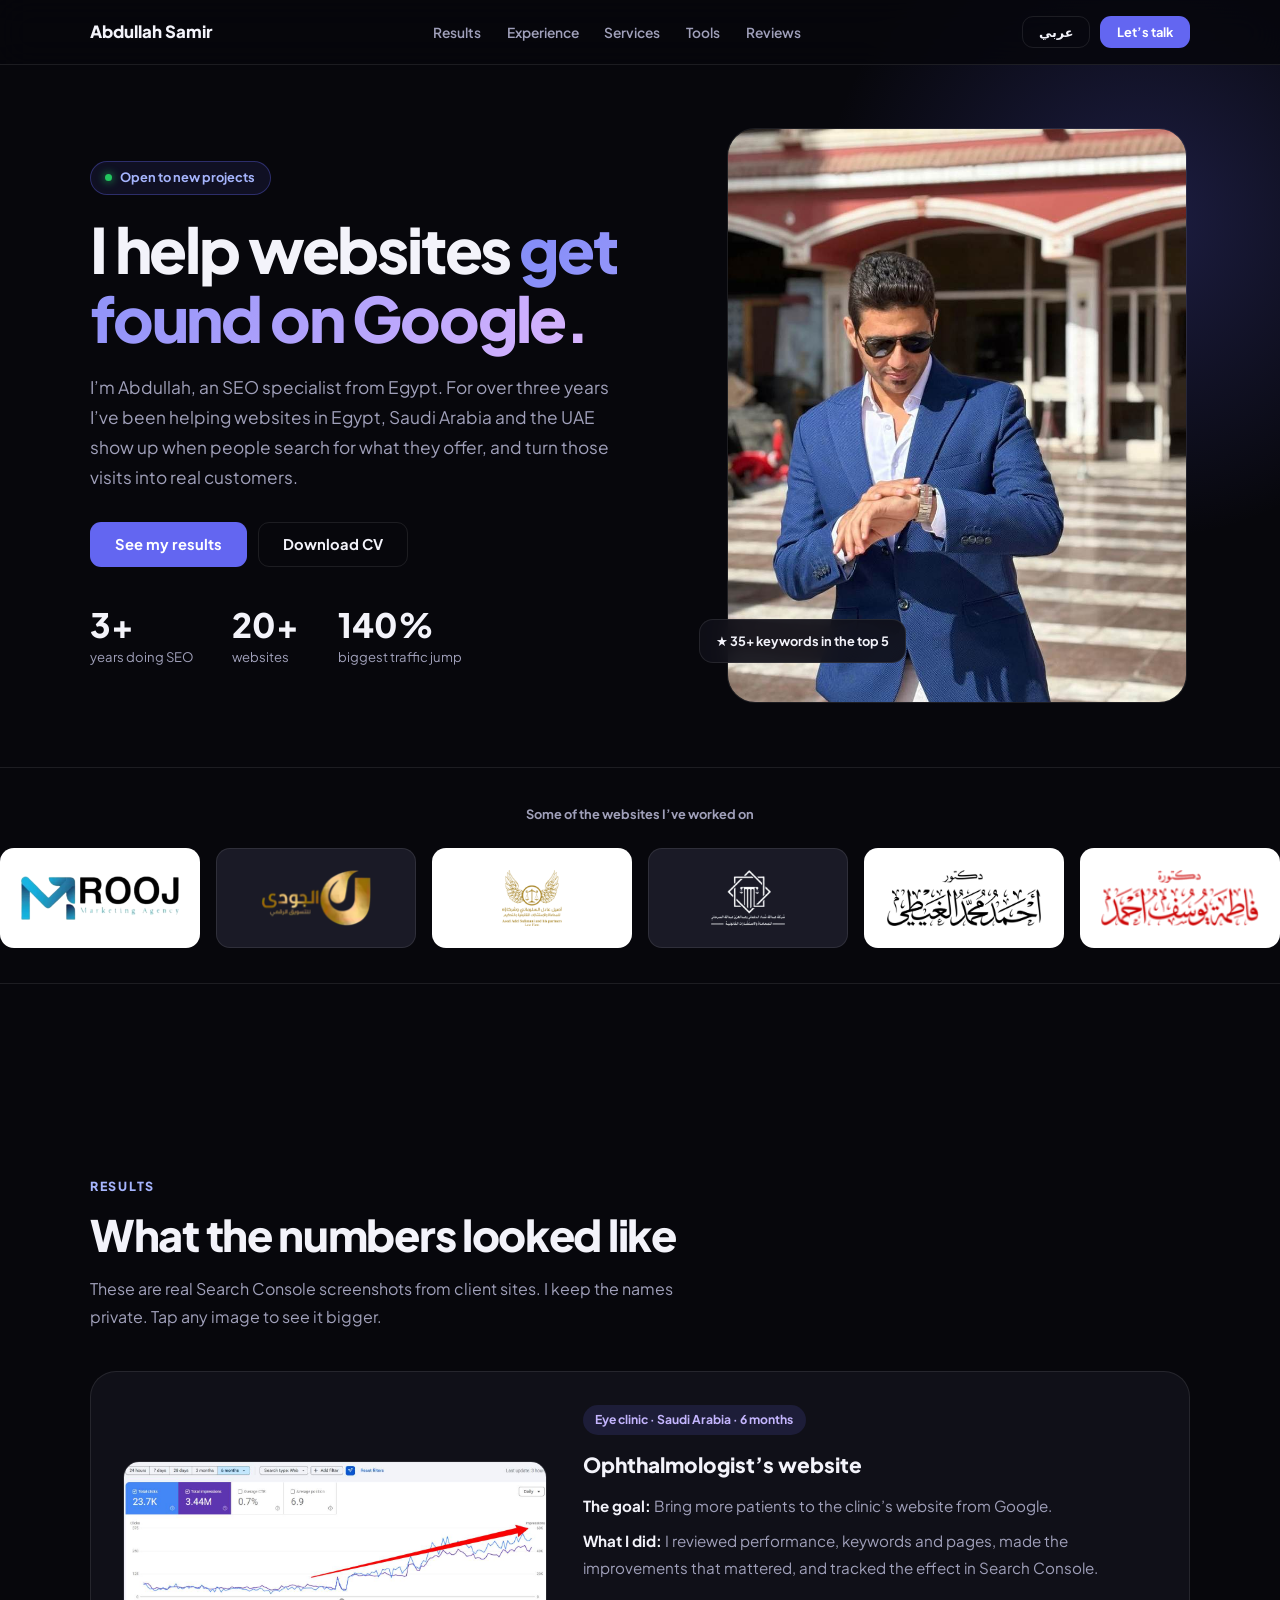
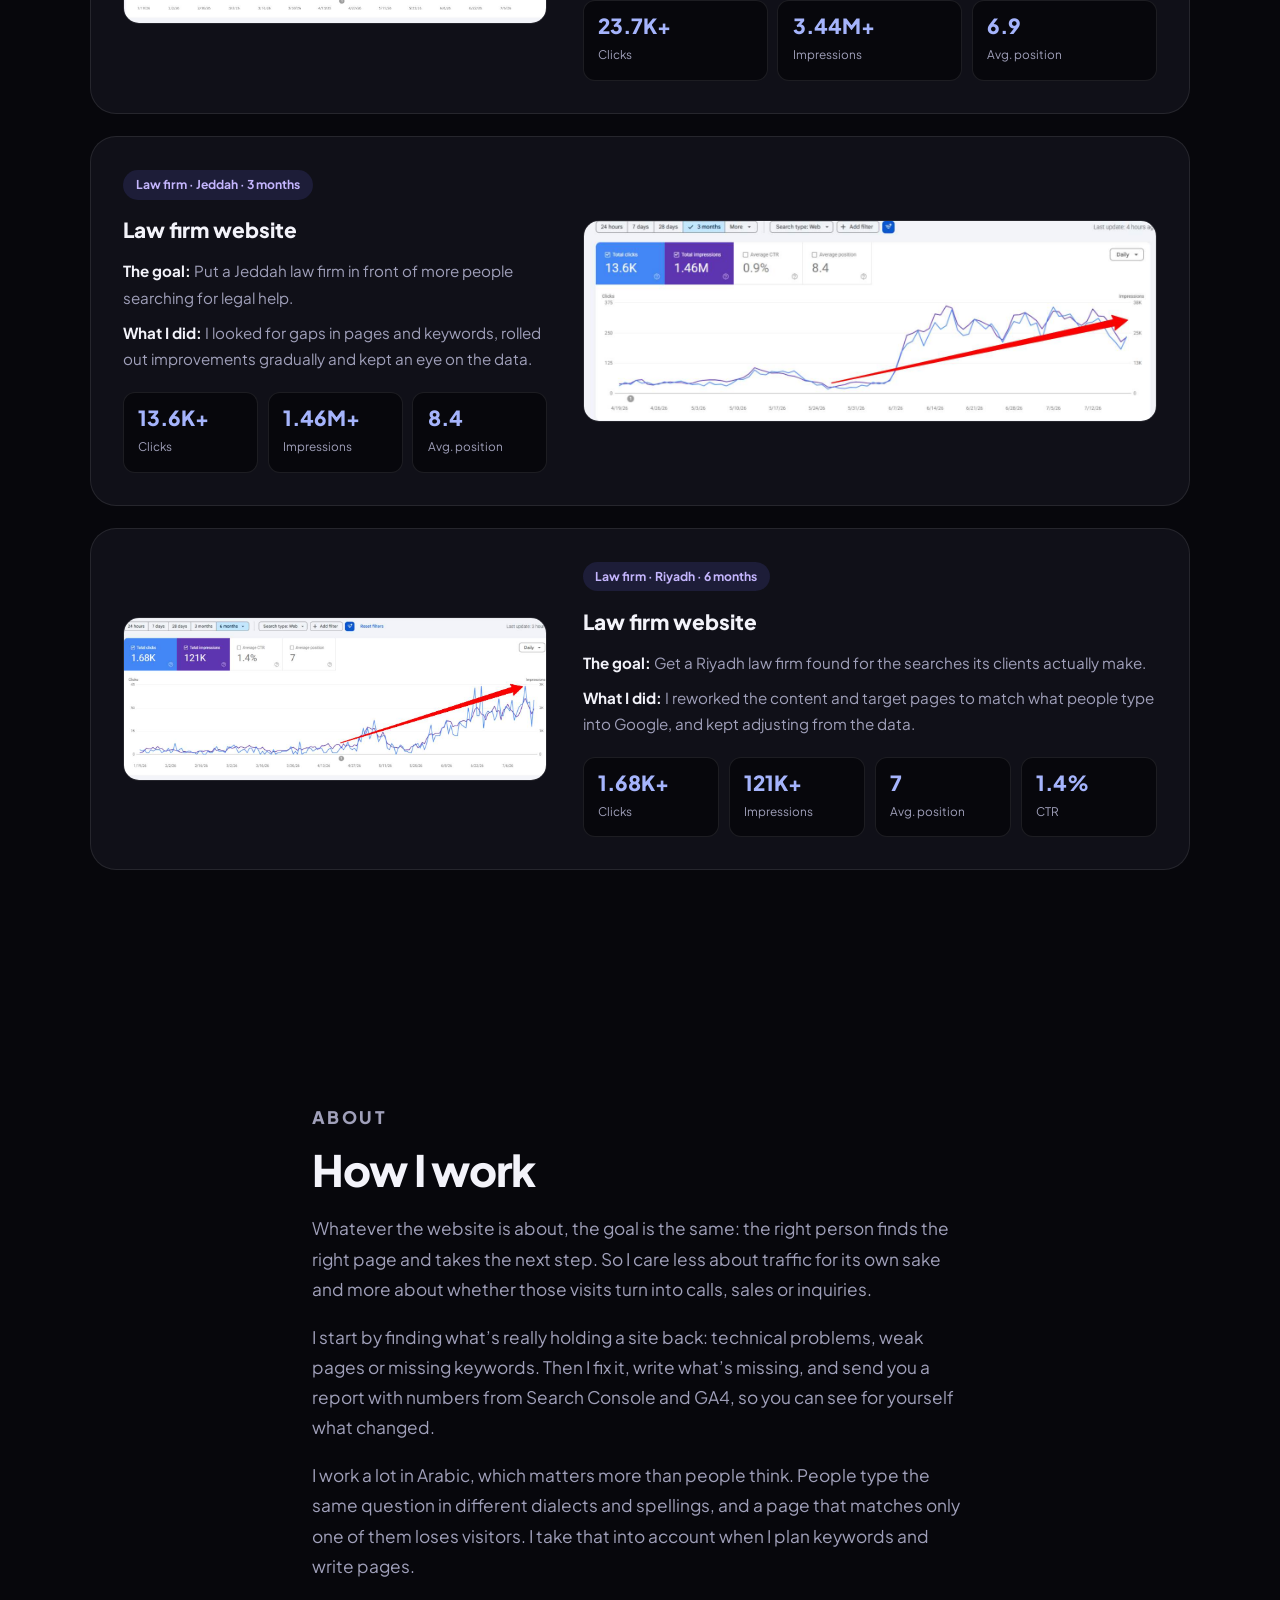
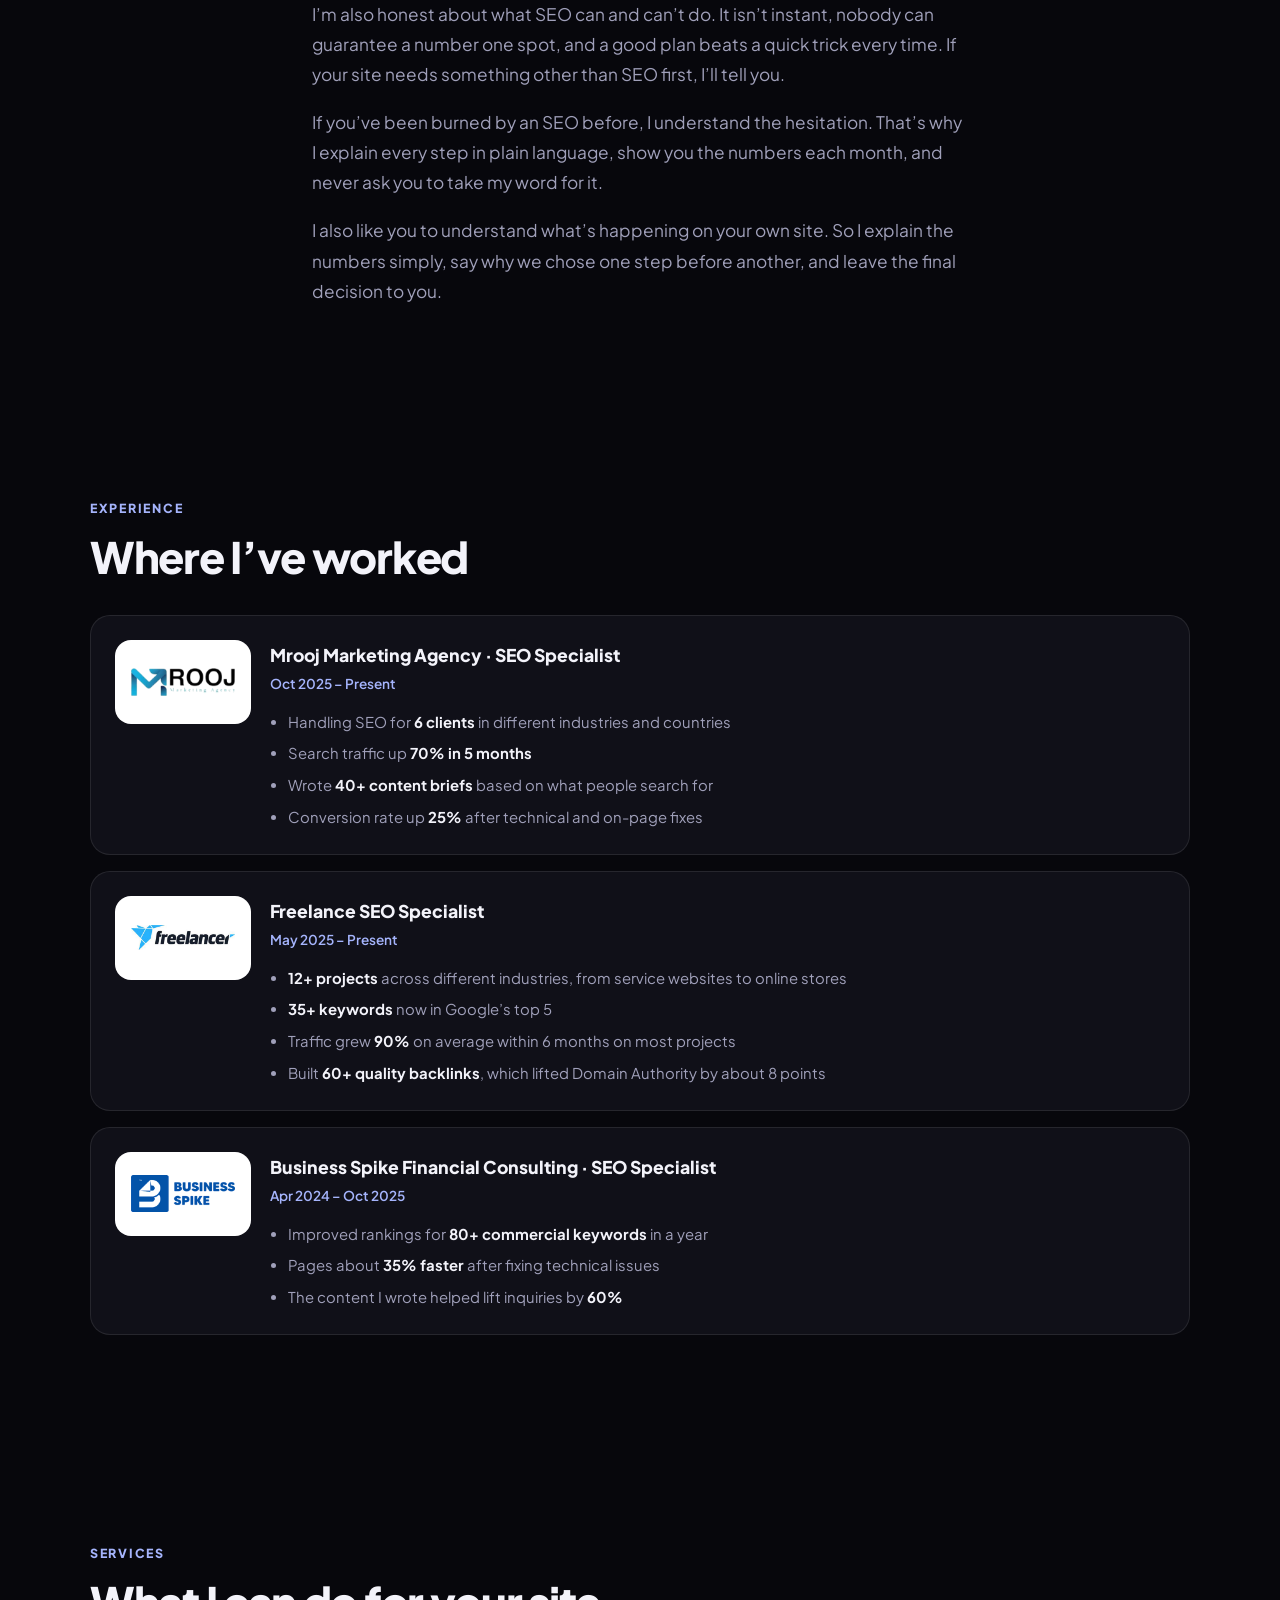
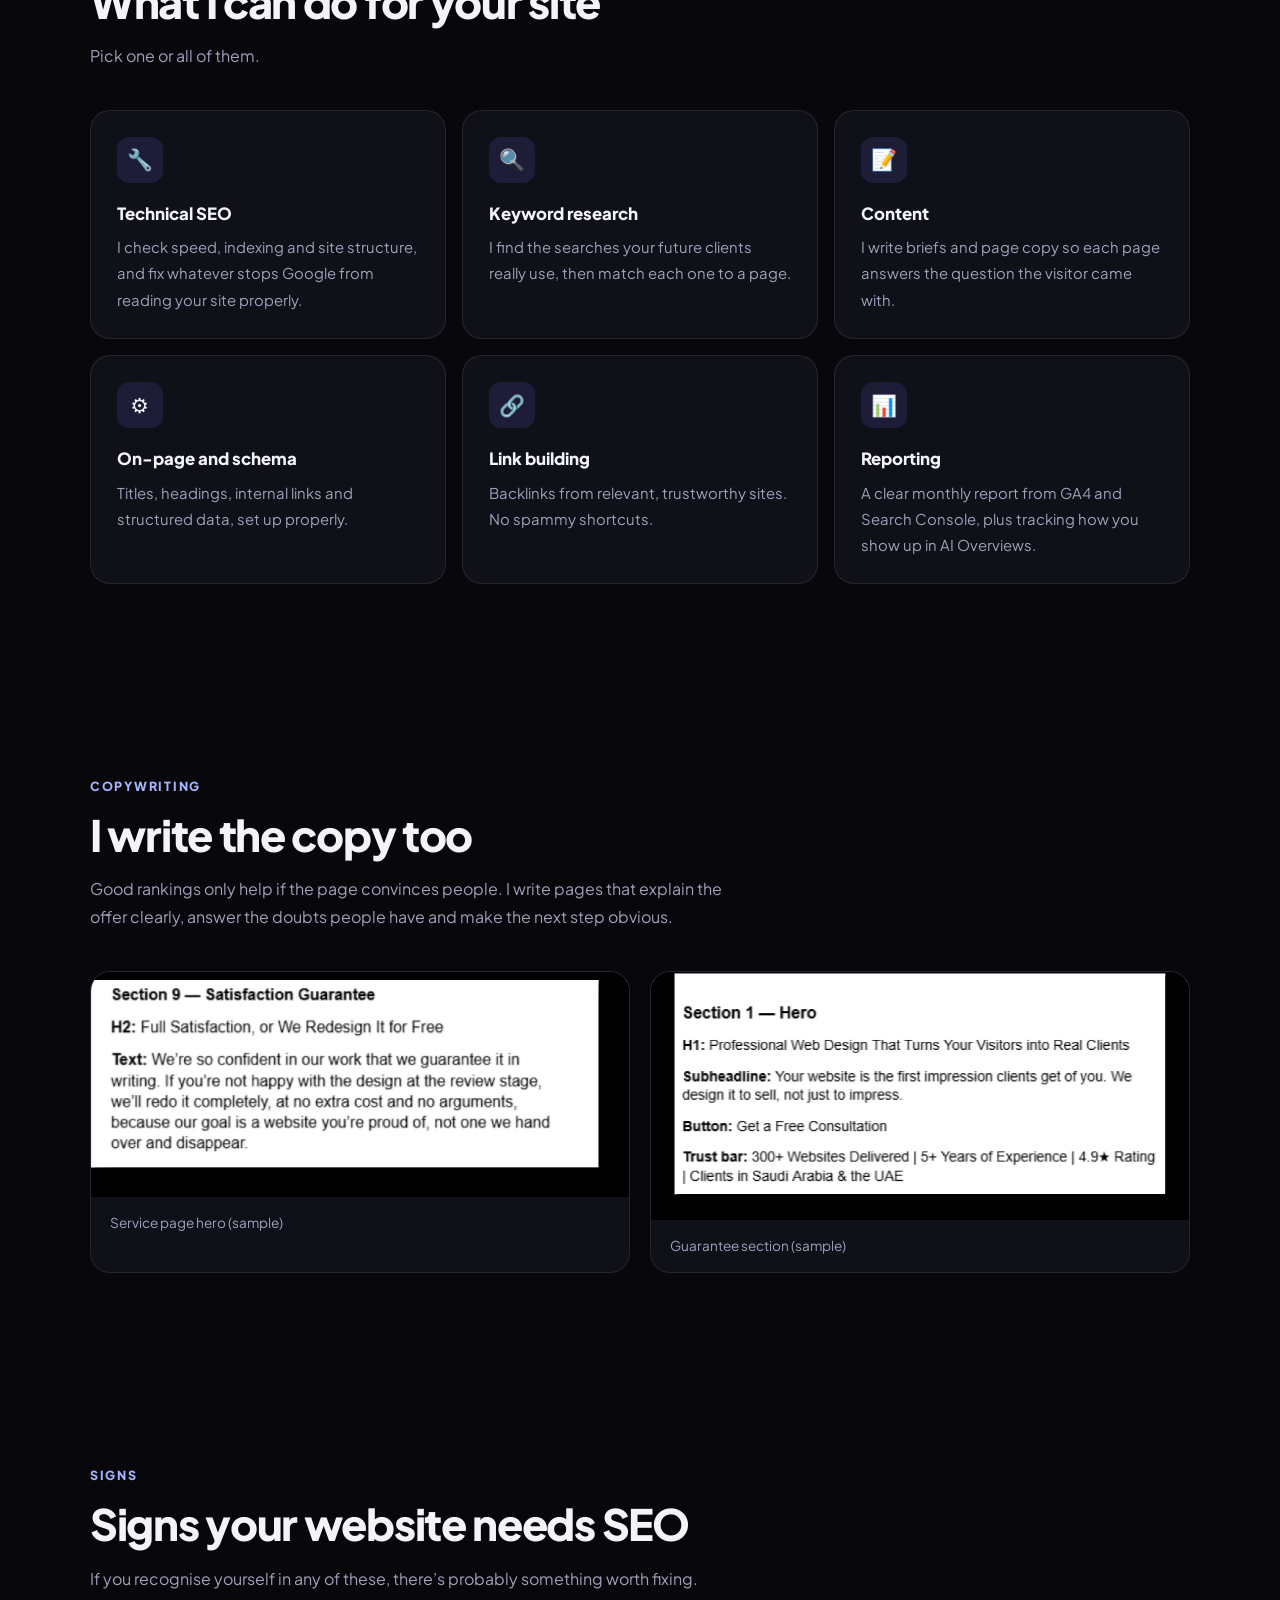
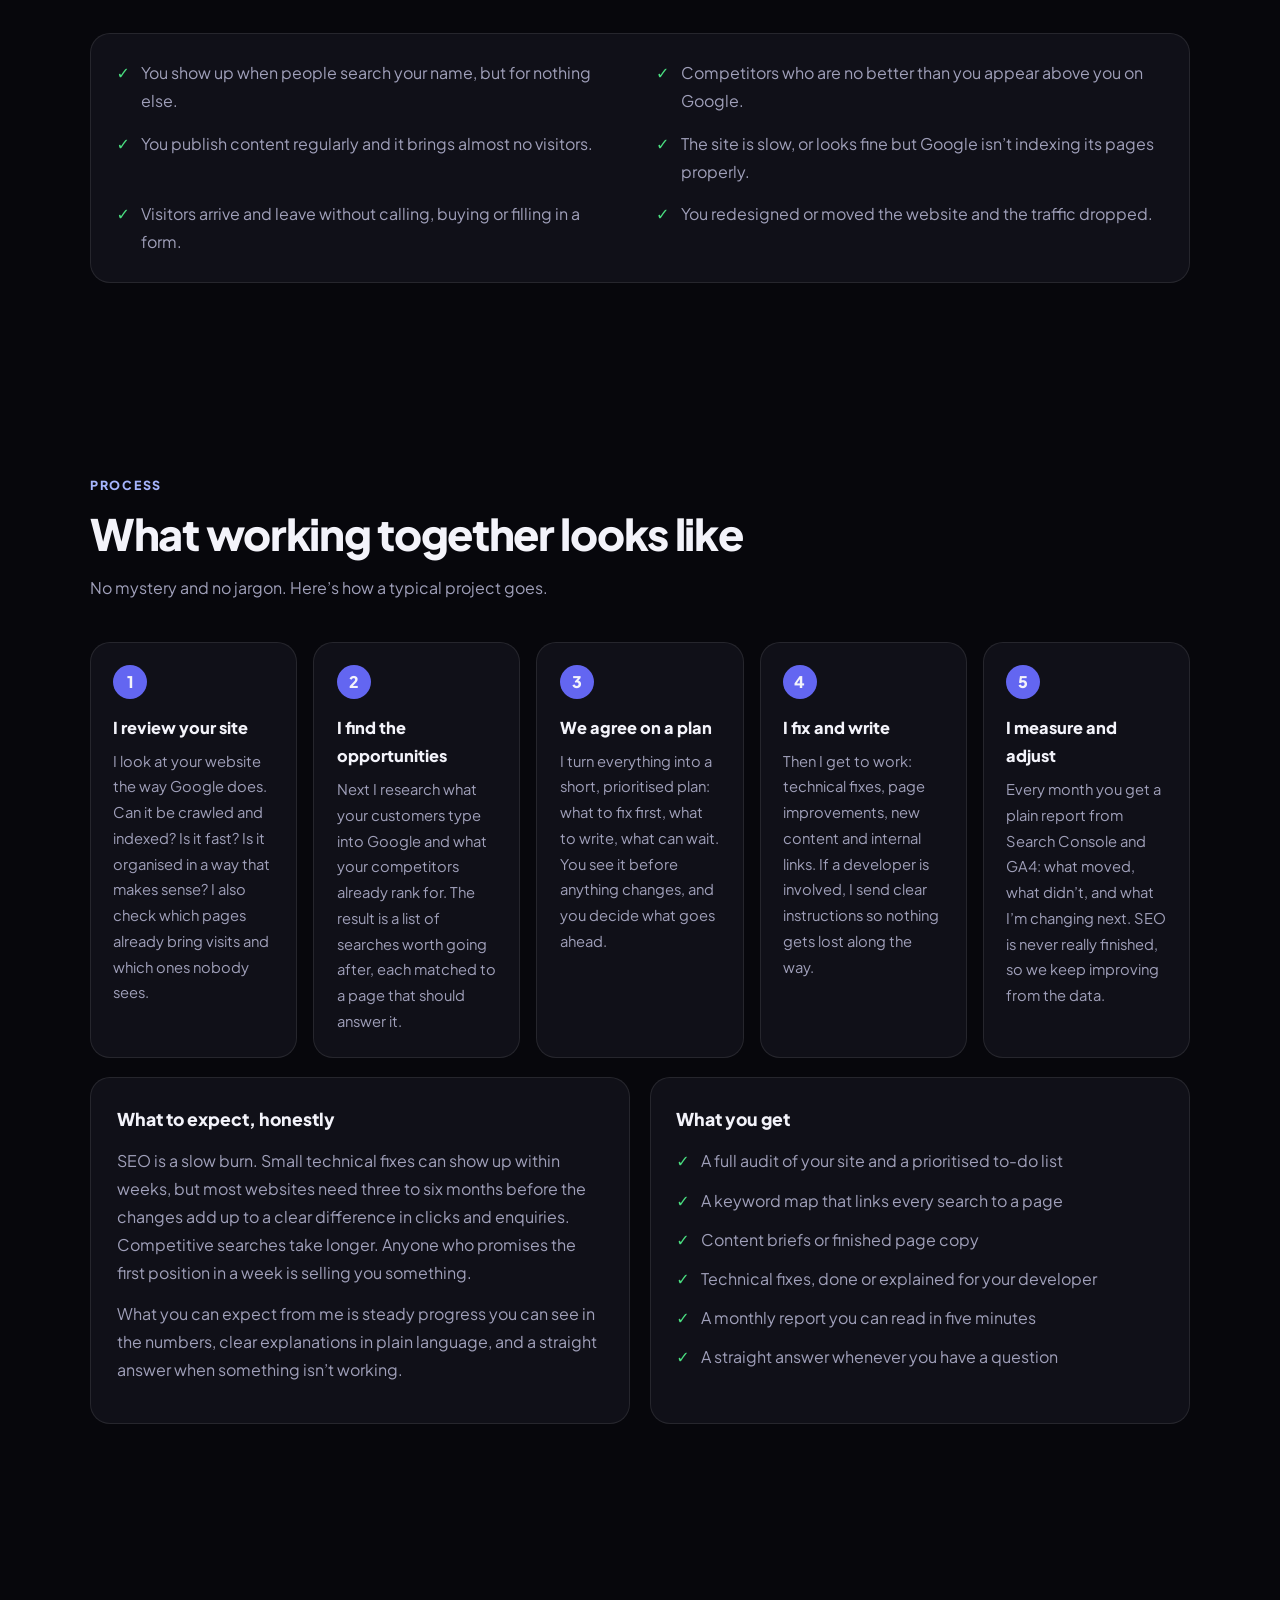
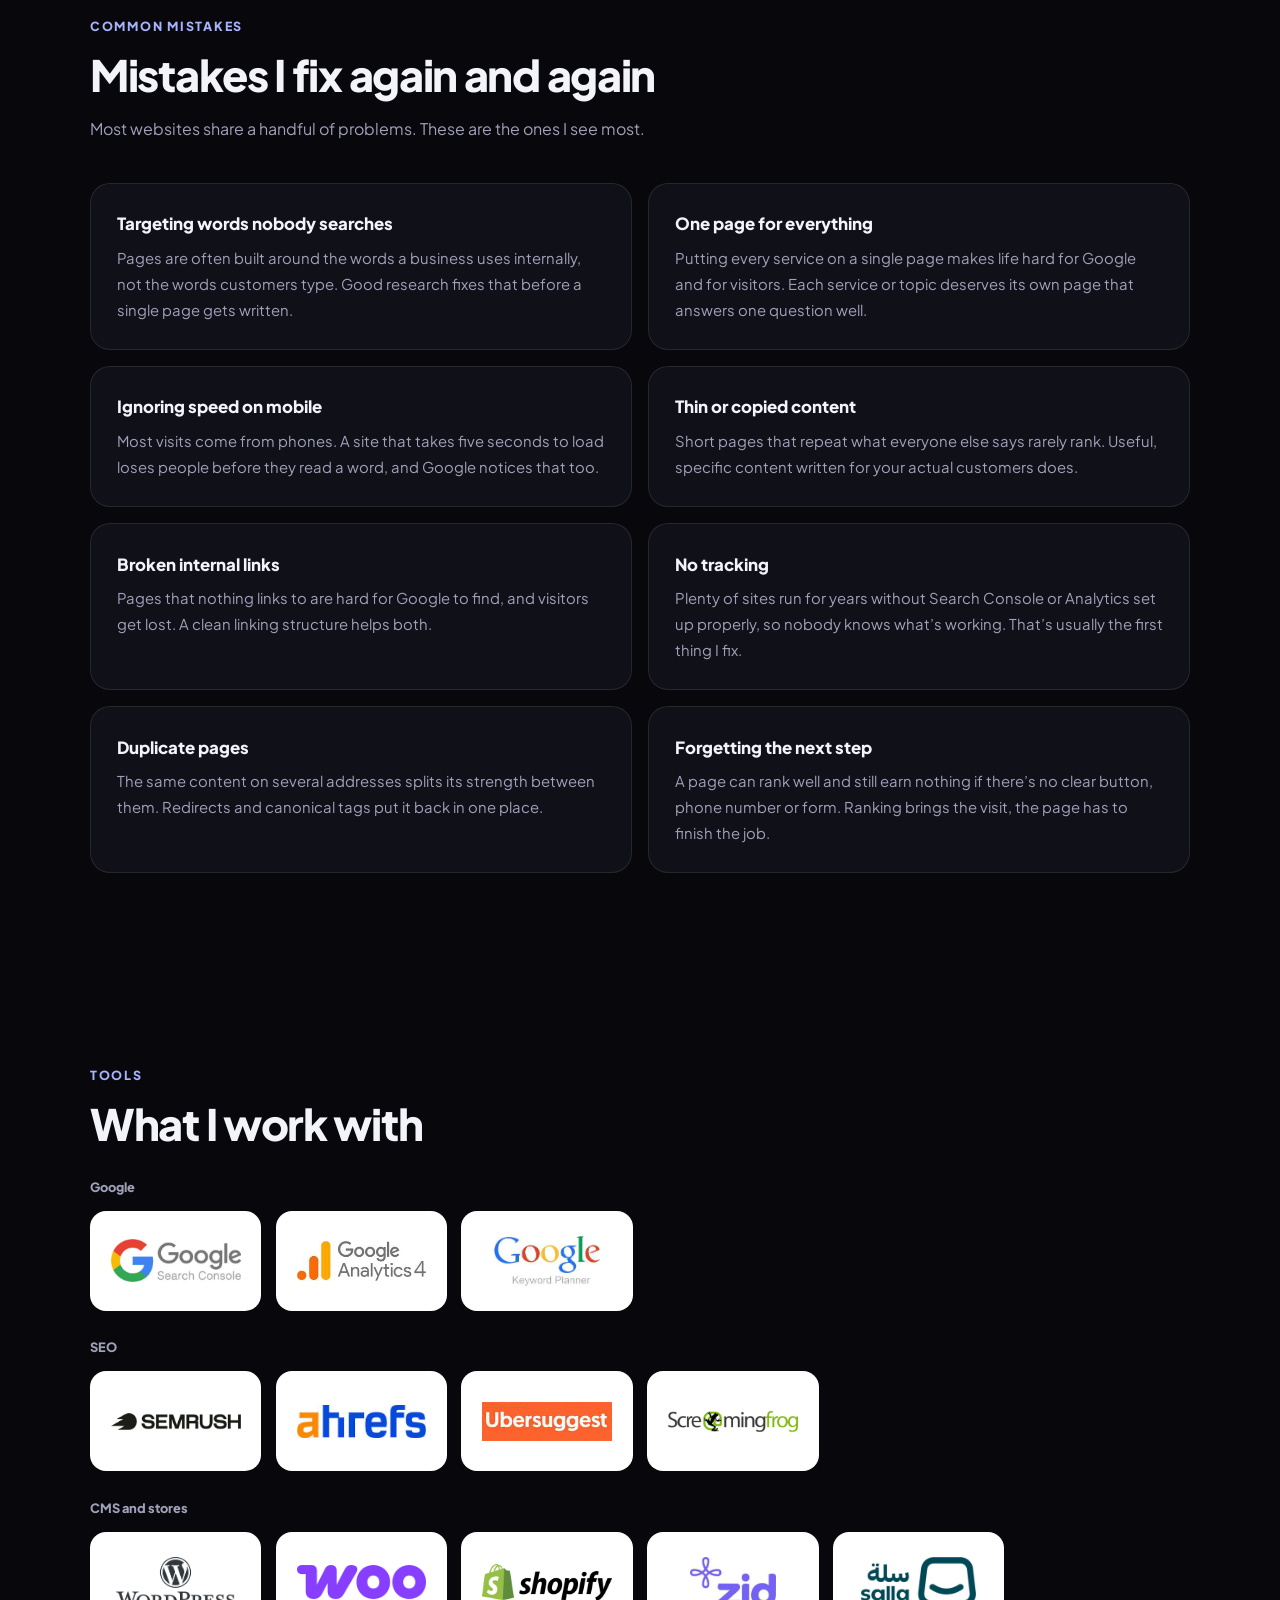
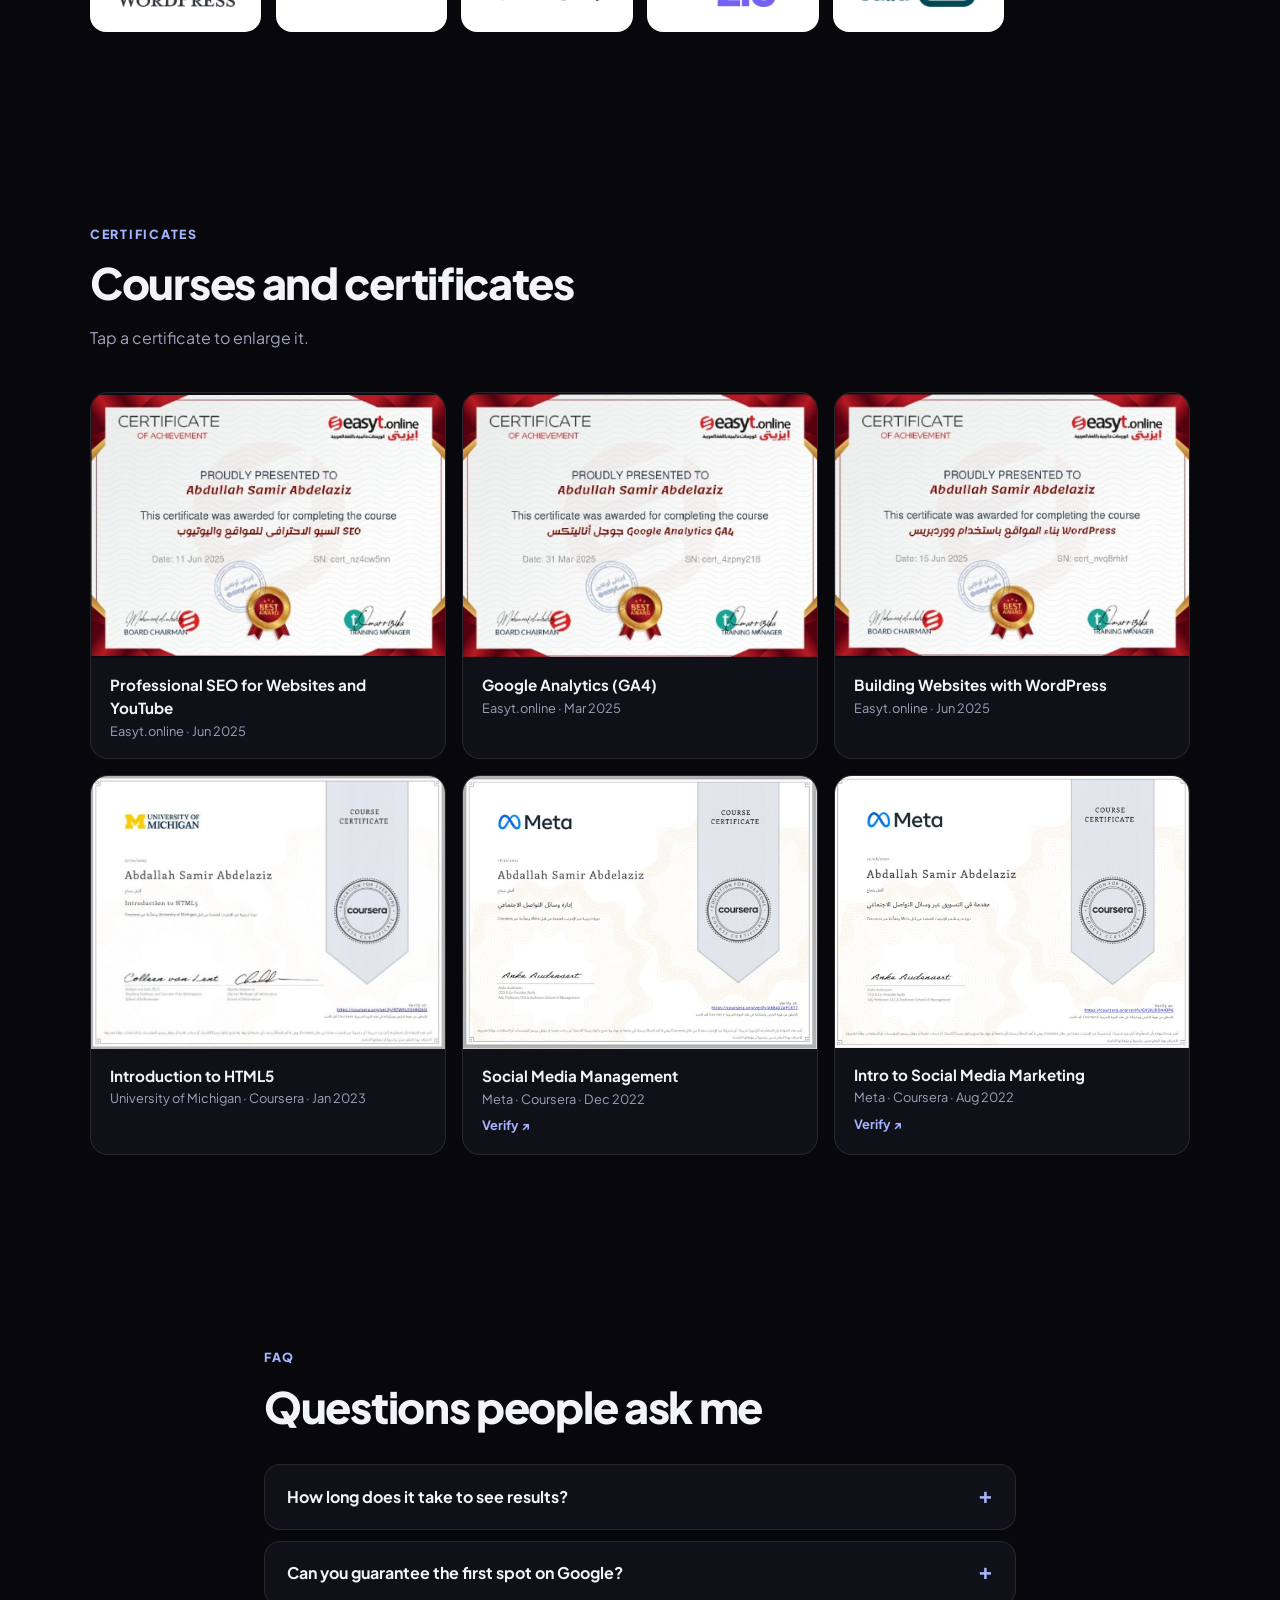
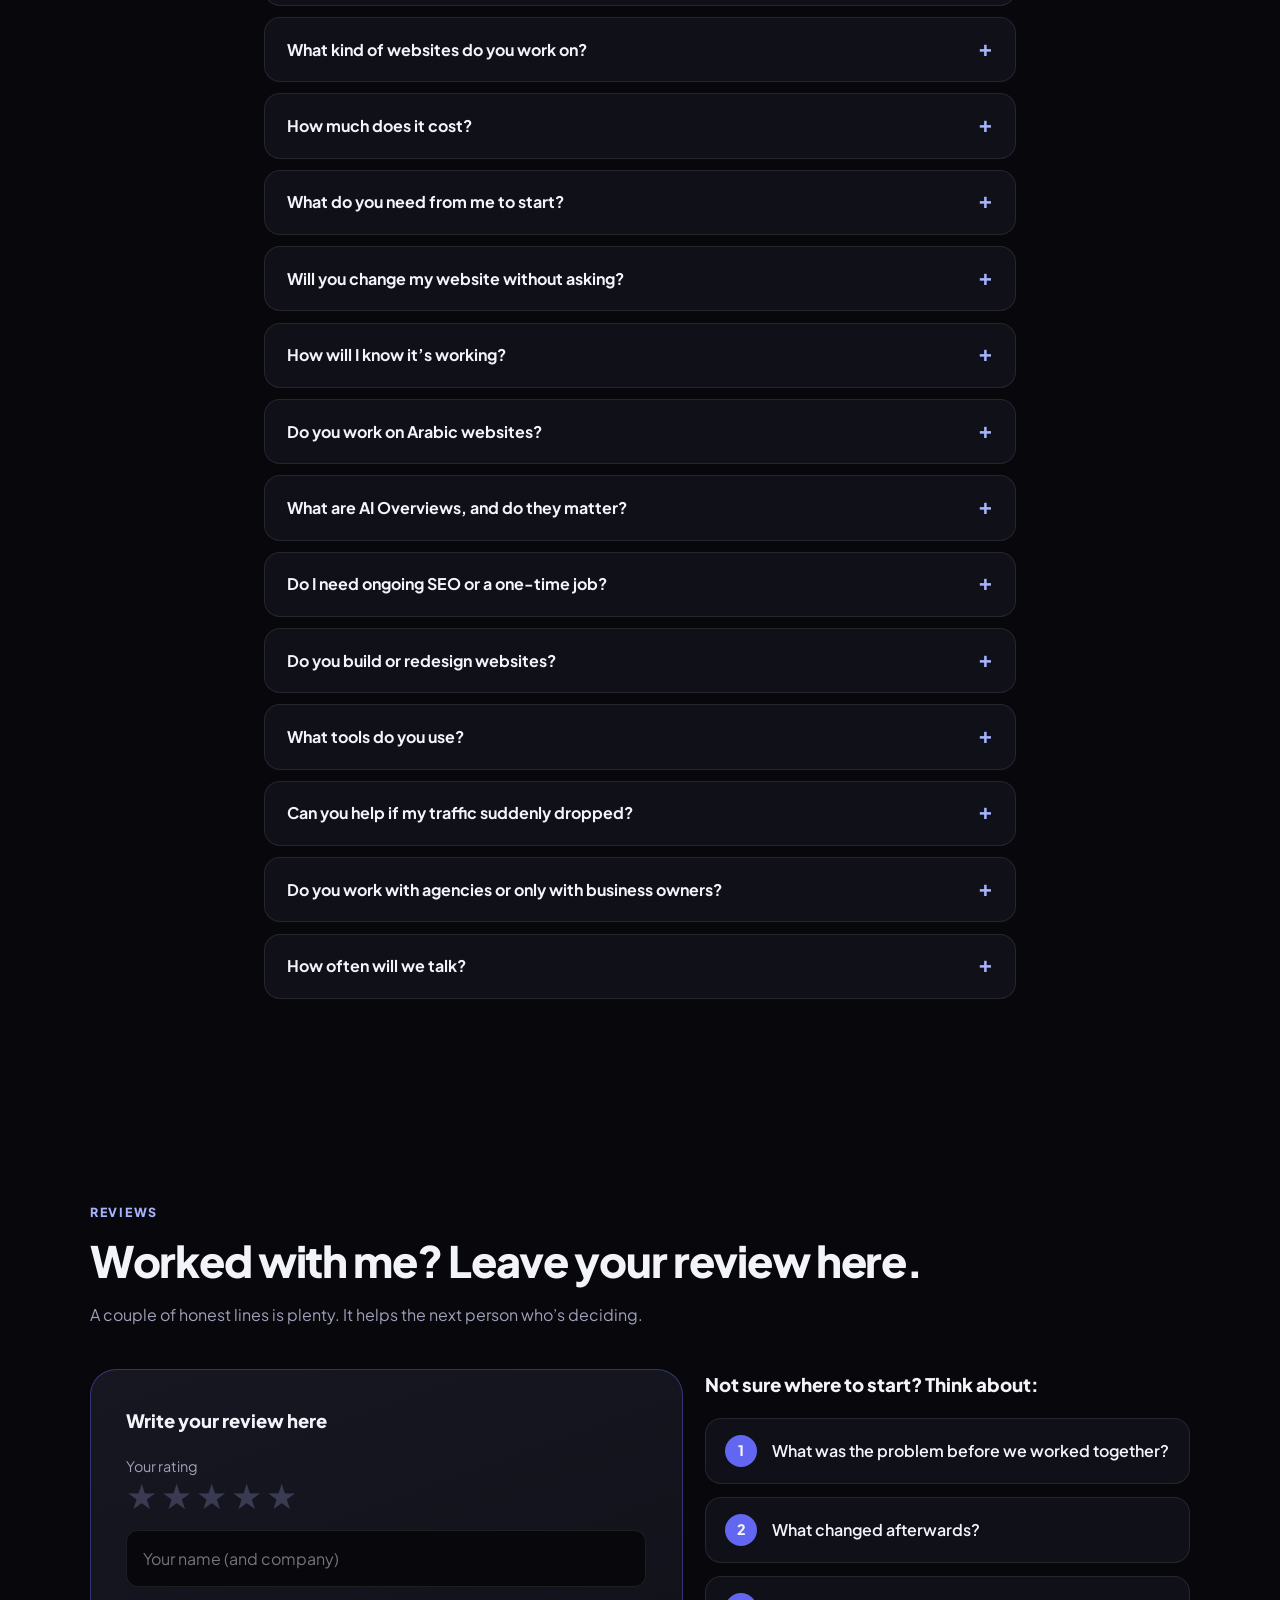
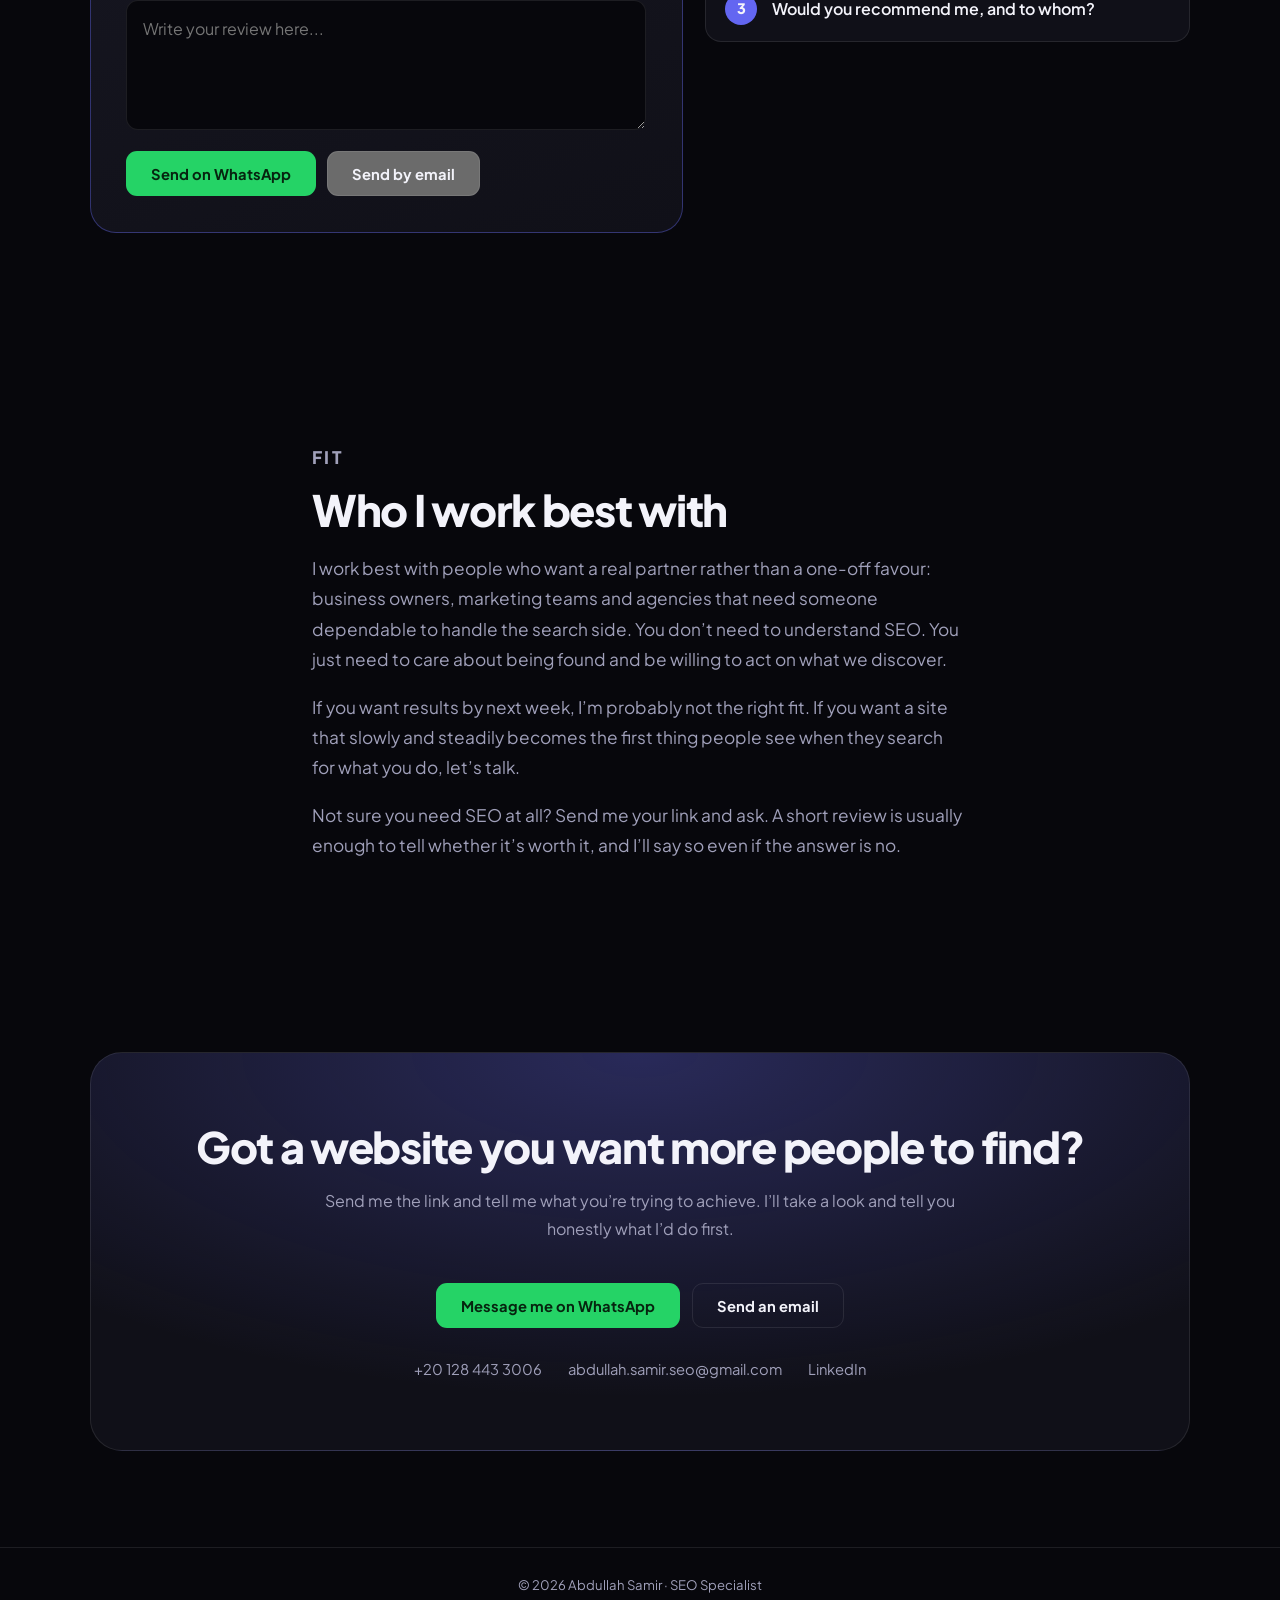
<file: index.html>
<!DOCTYPE html><meta charset="utf-8"><title>Abdullah Samir</title><meta http-equiv="refresh" content="0;url=en/index.html"><script>location.replace((navigator.language||"").startsWith("ar")?"ar/index.html":"en/index.html")</script><a href="en/index.html">English</a> · <a href="ar/index.html">العربية</a>
</file>
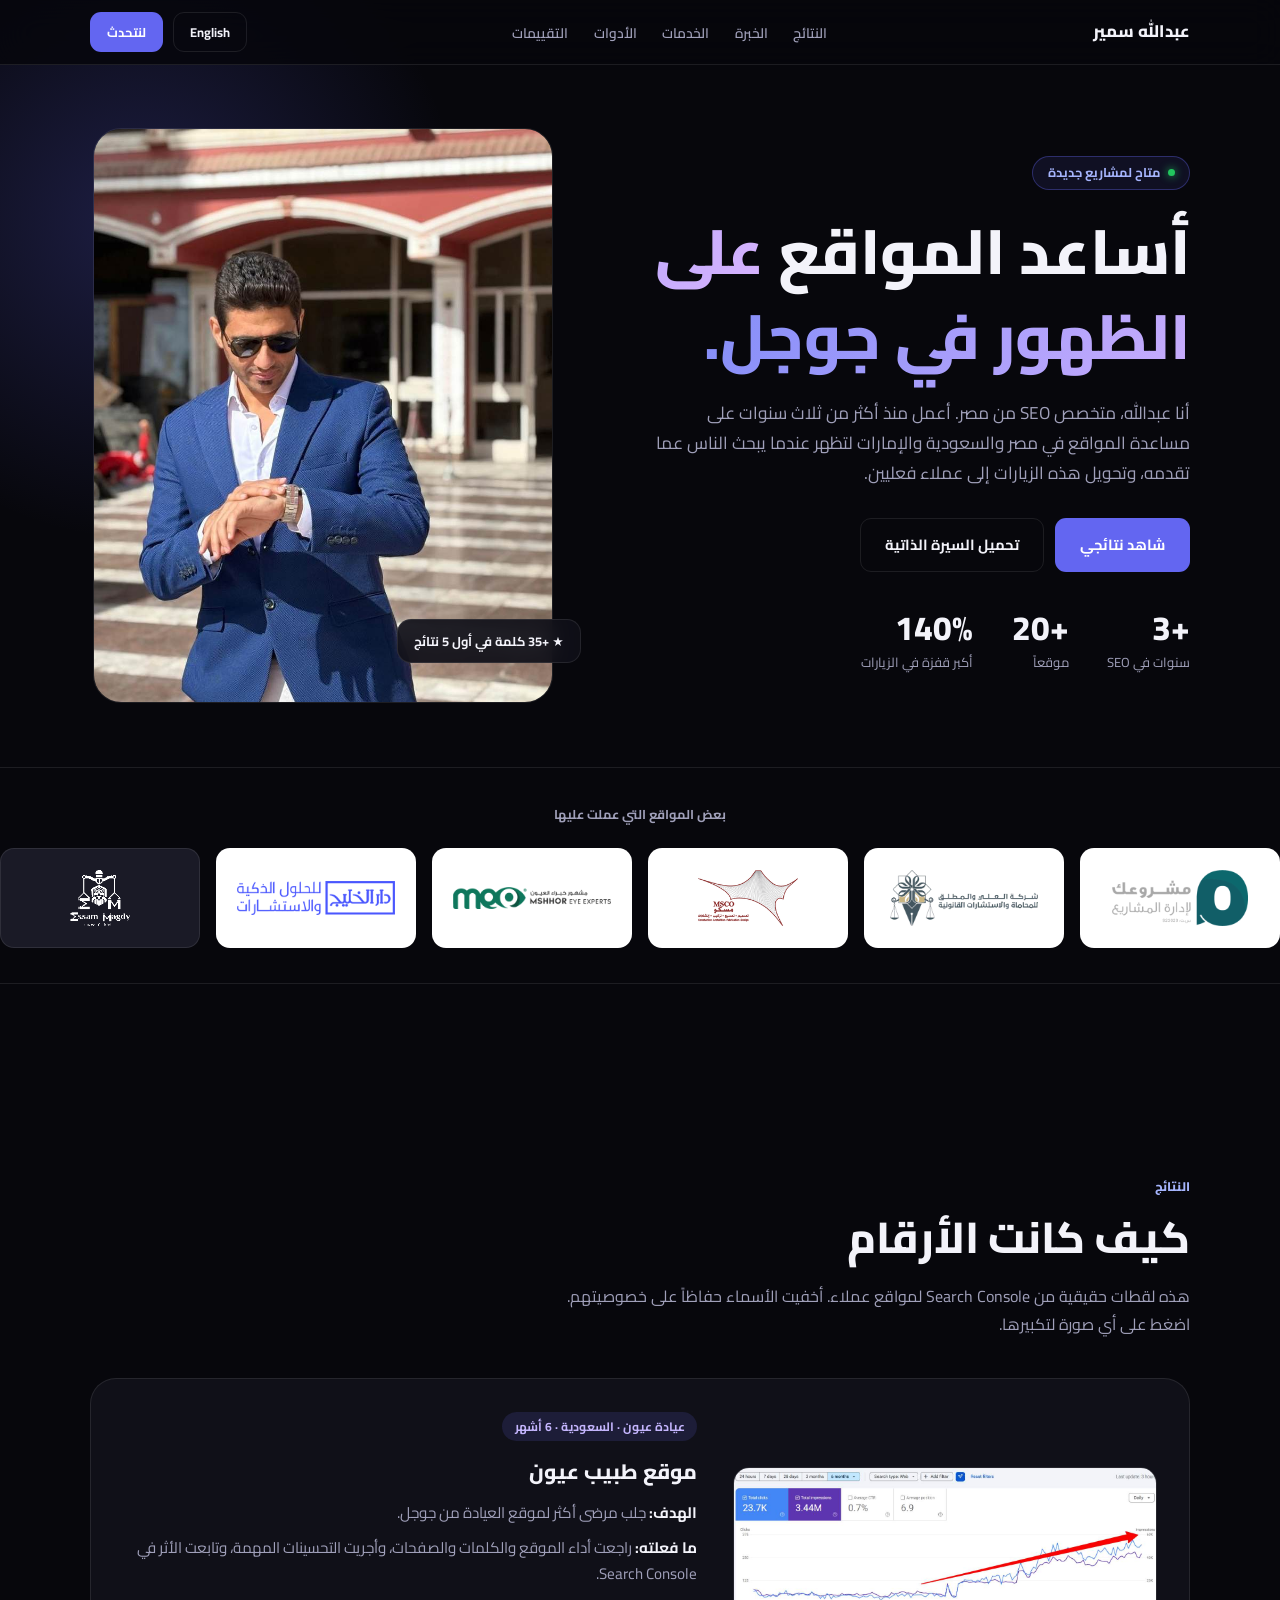
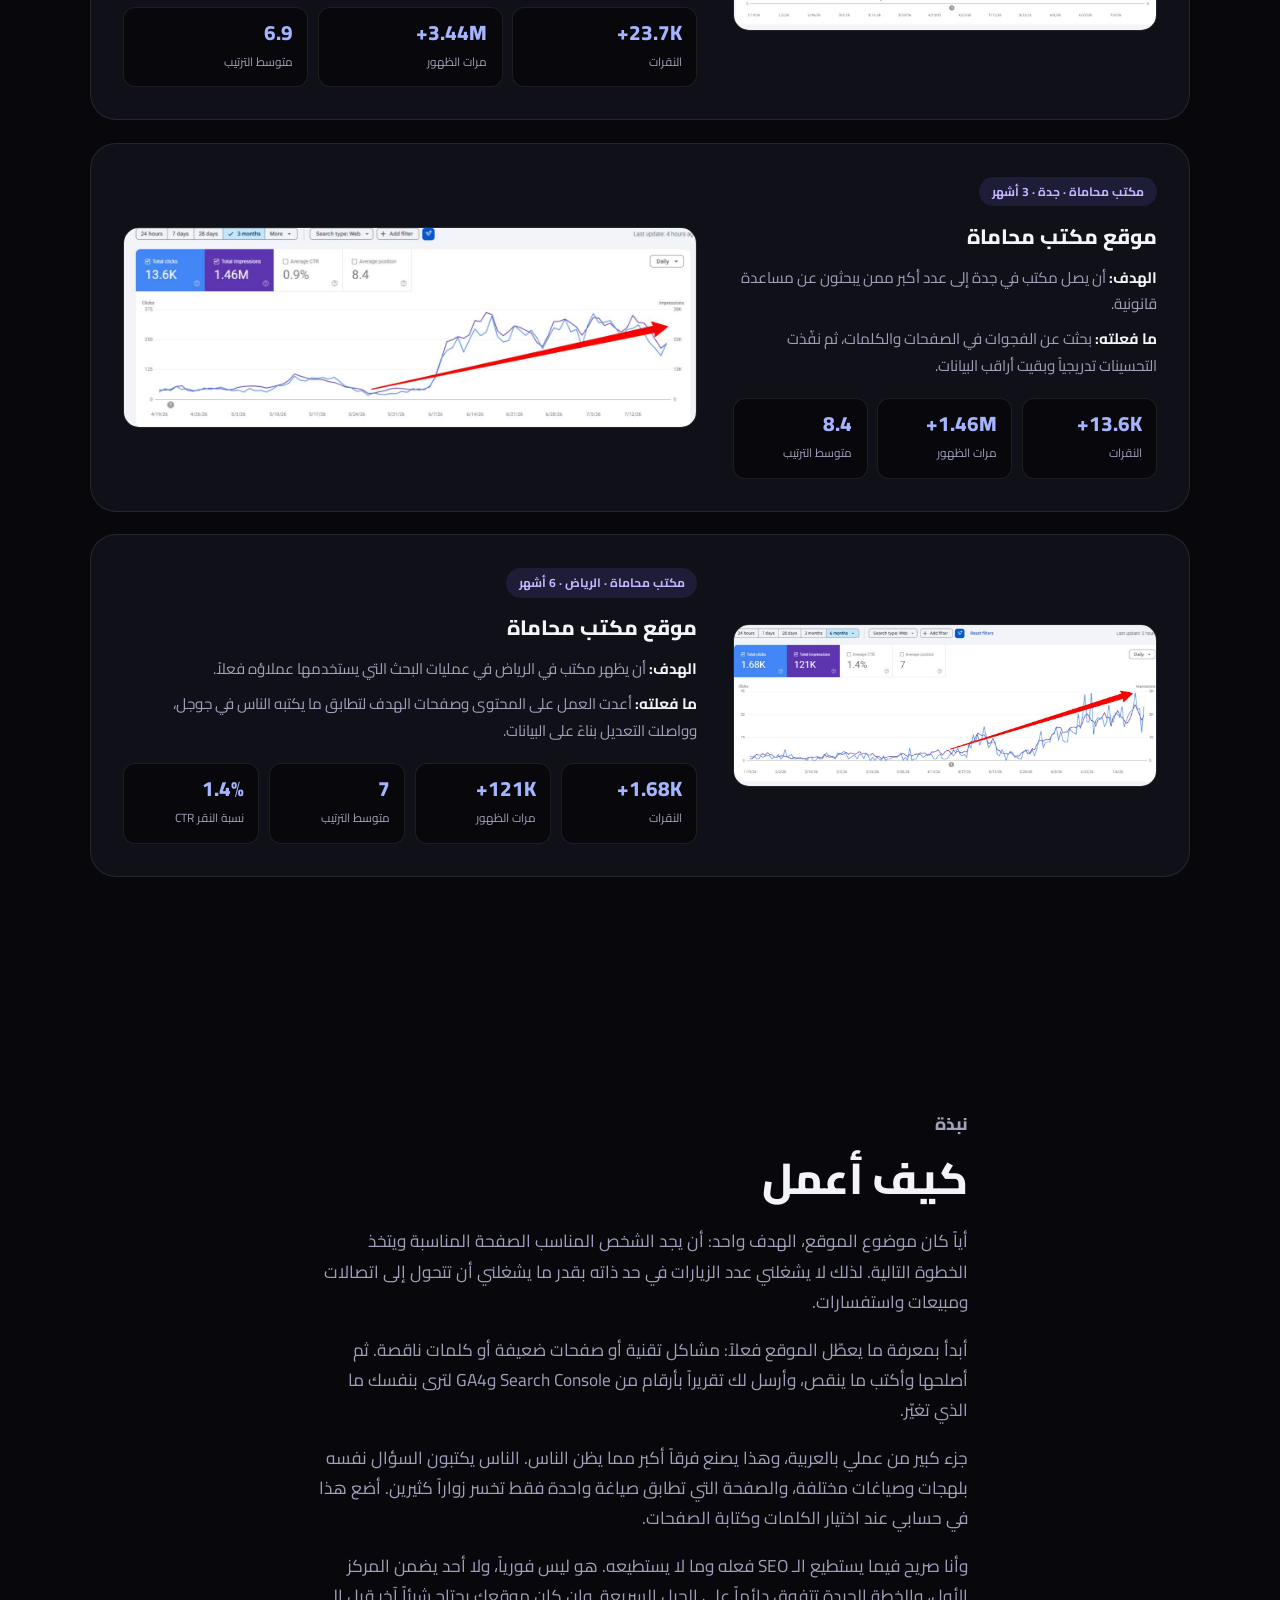
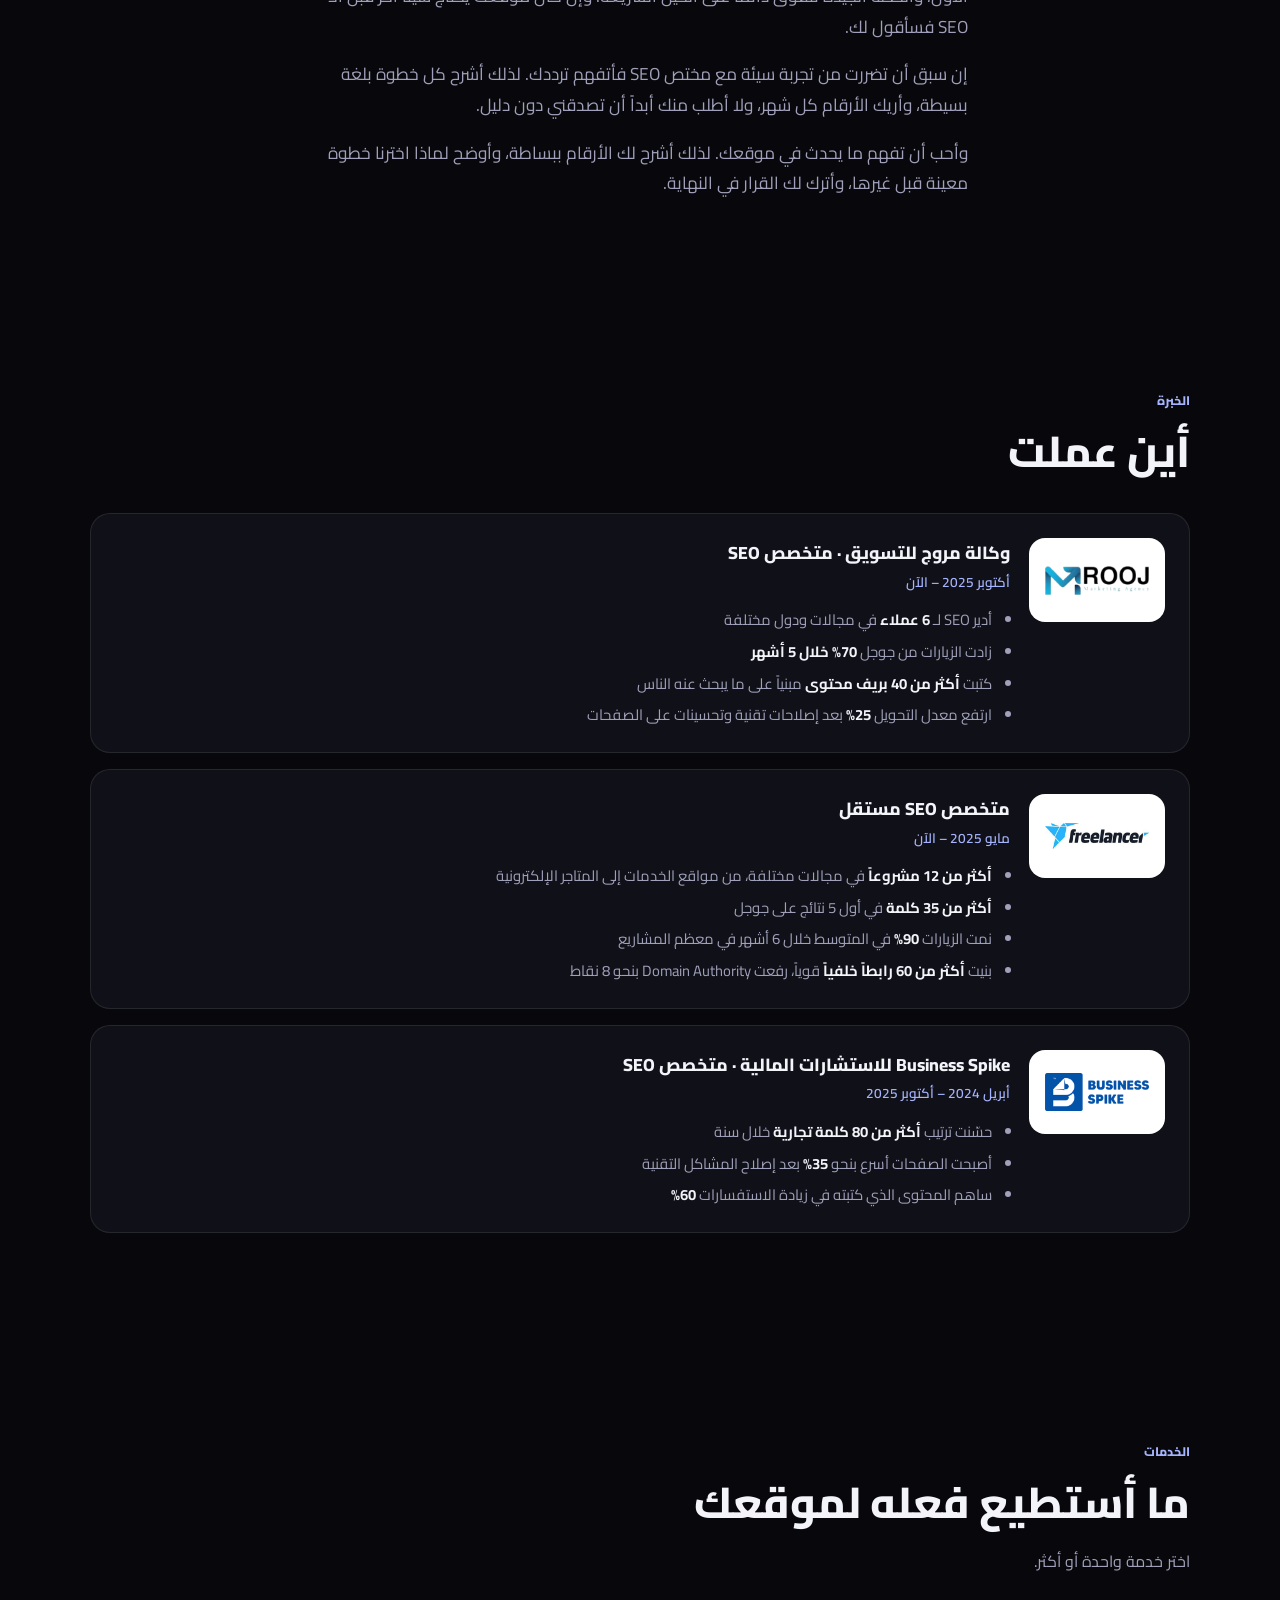
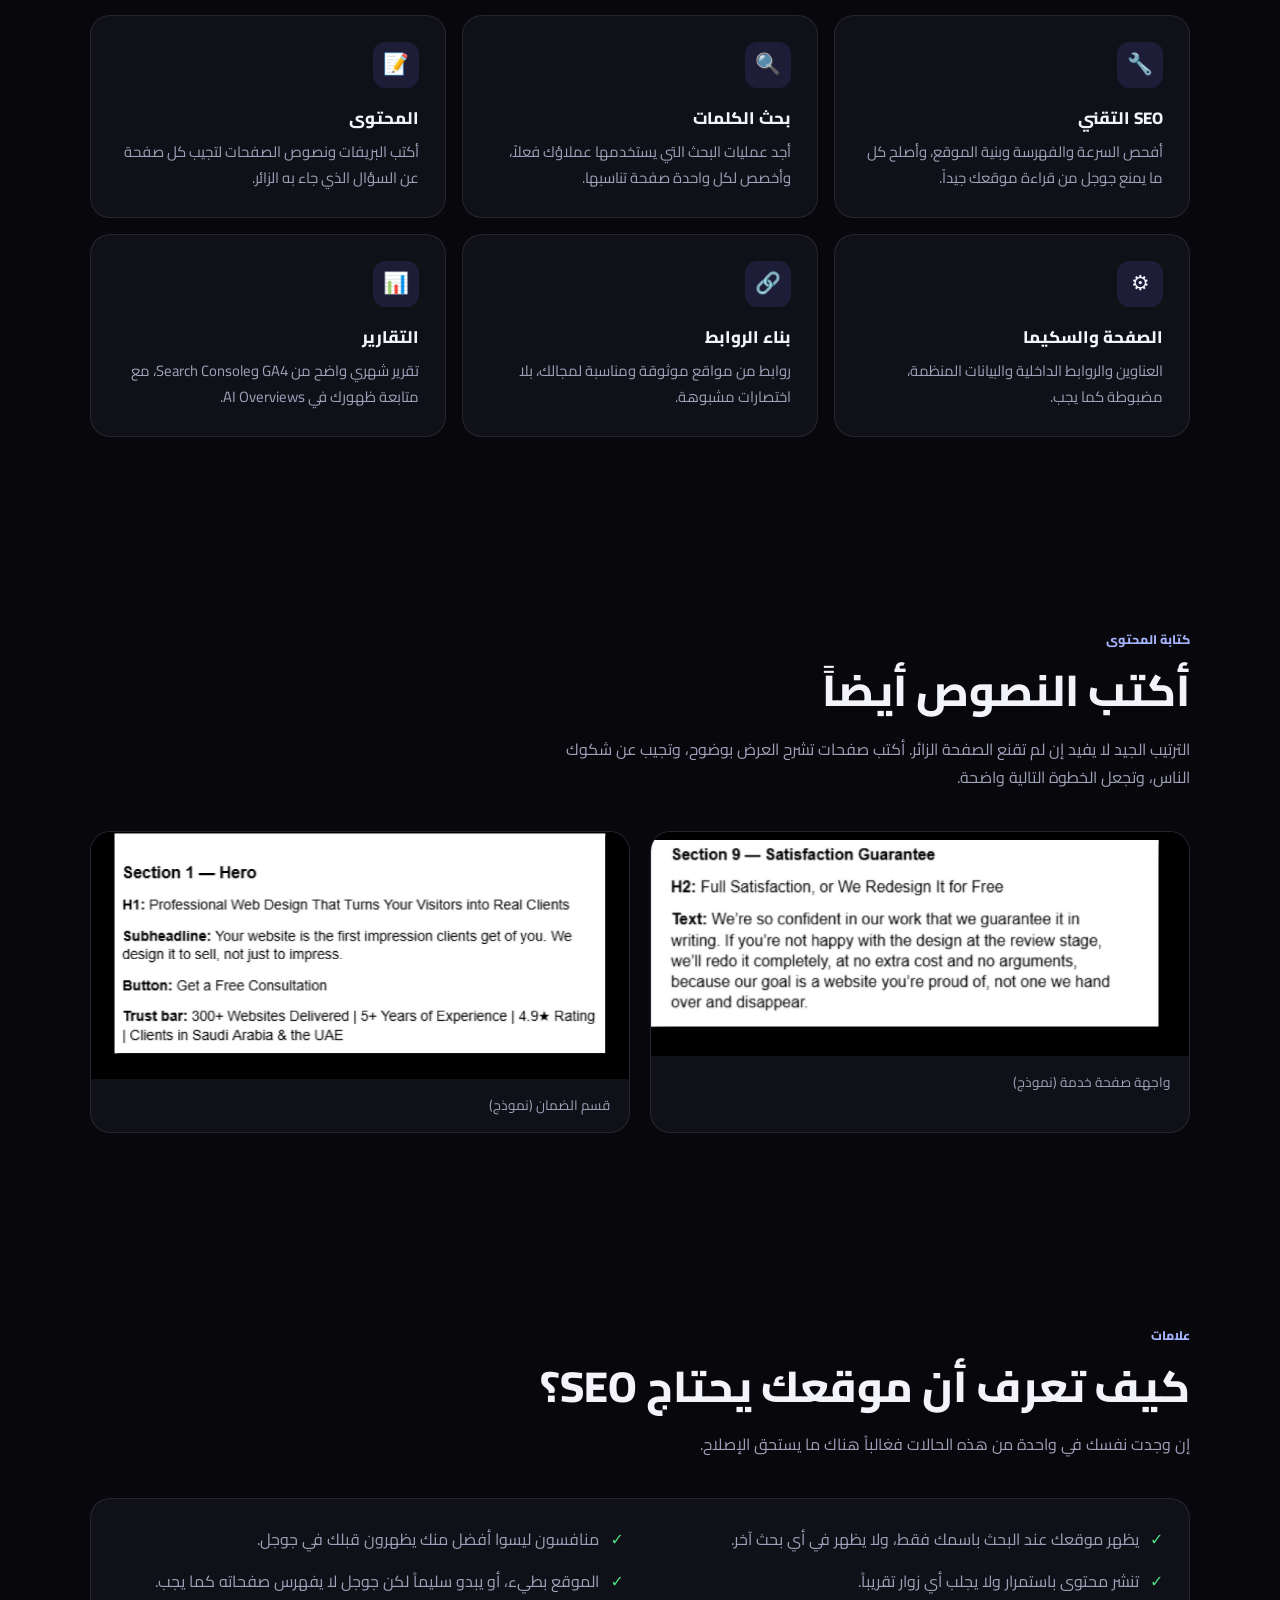
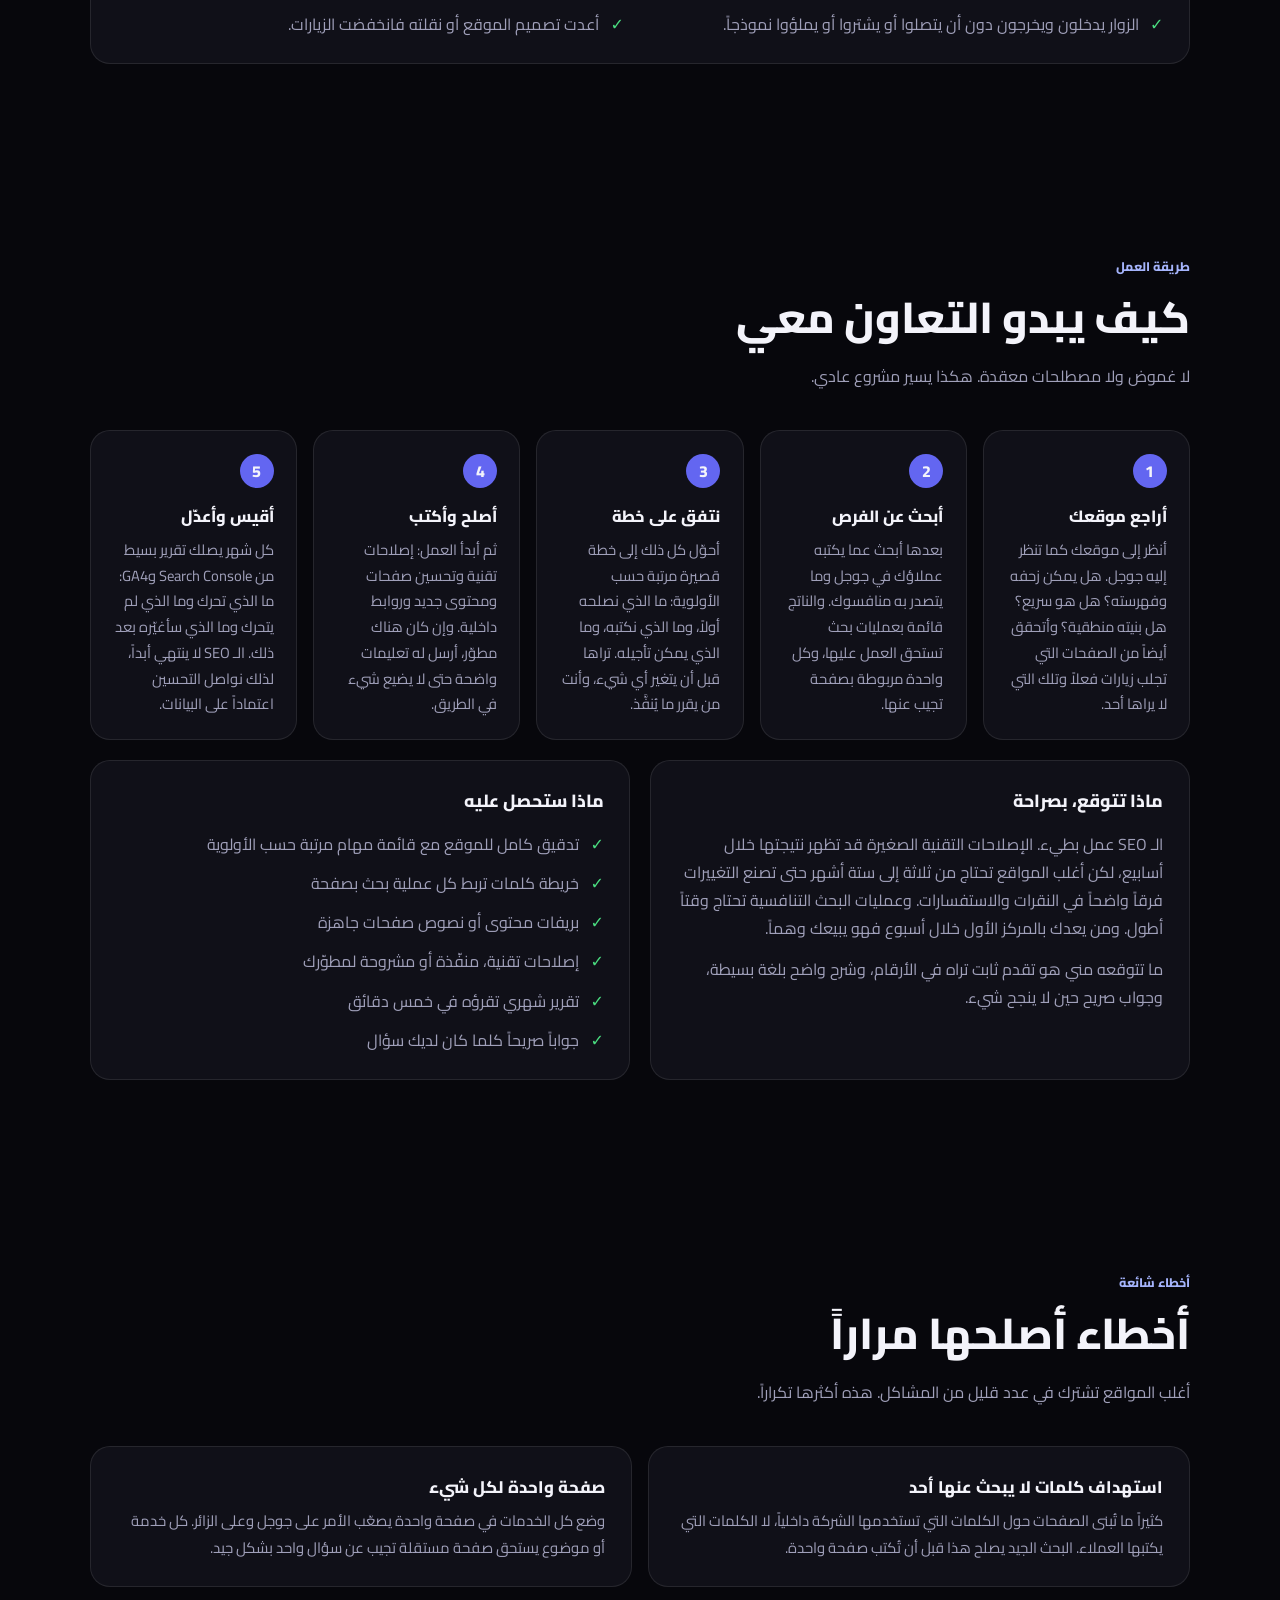
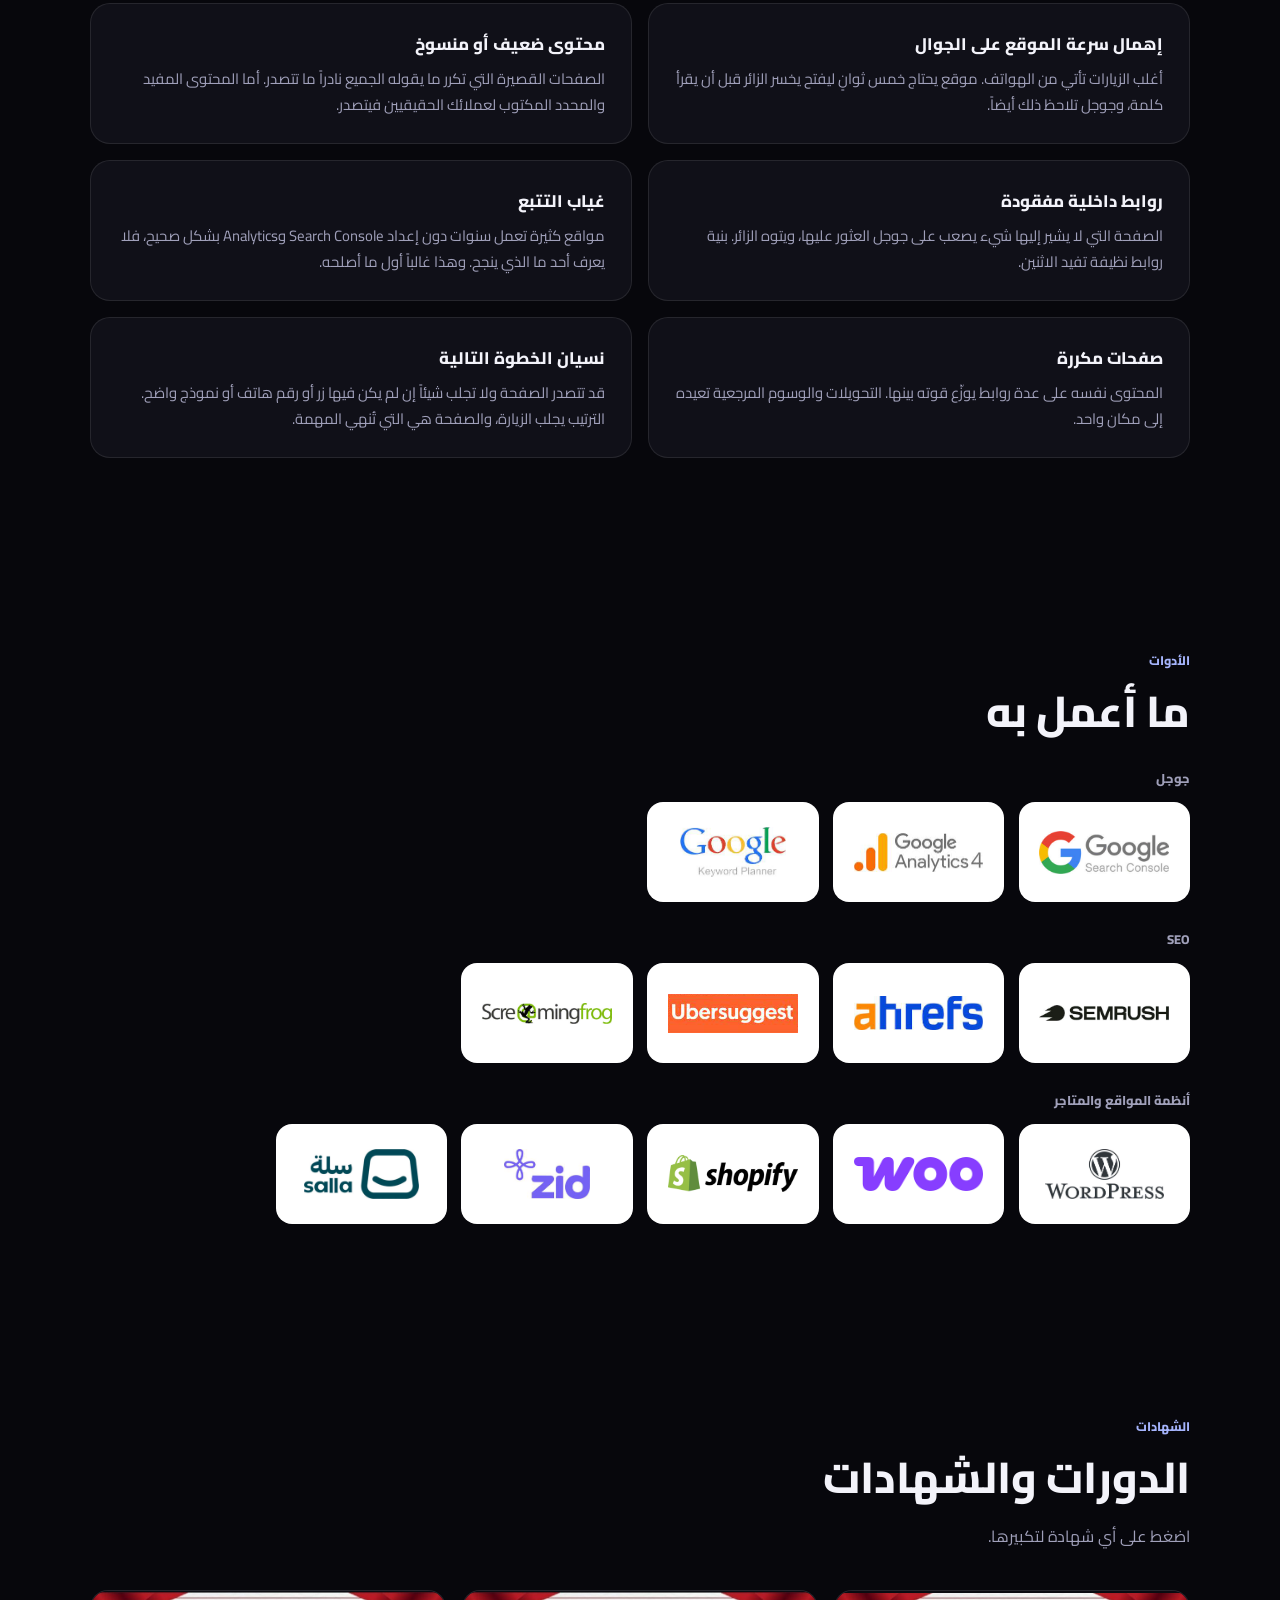
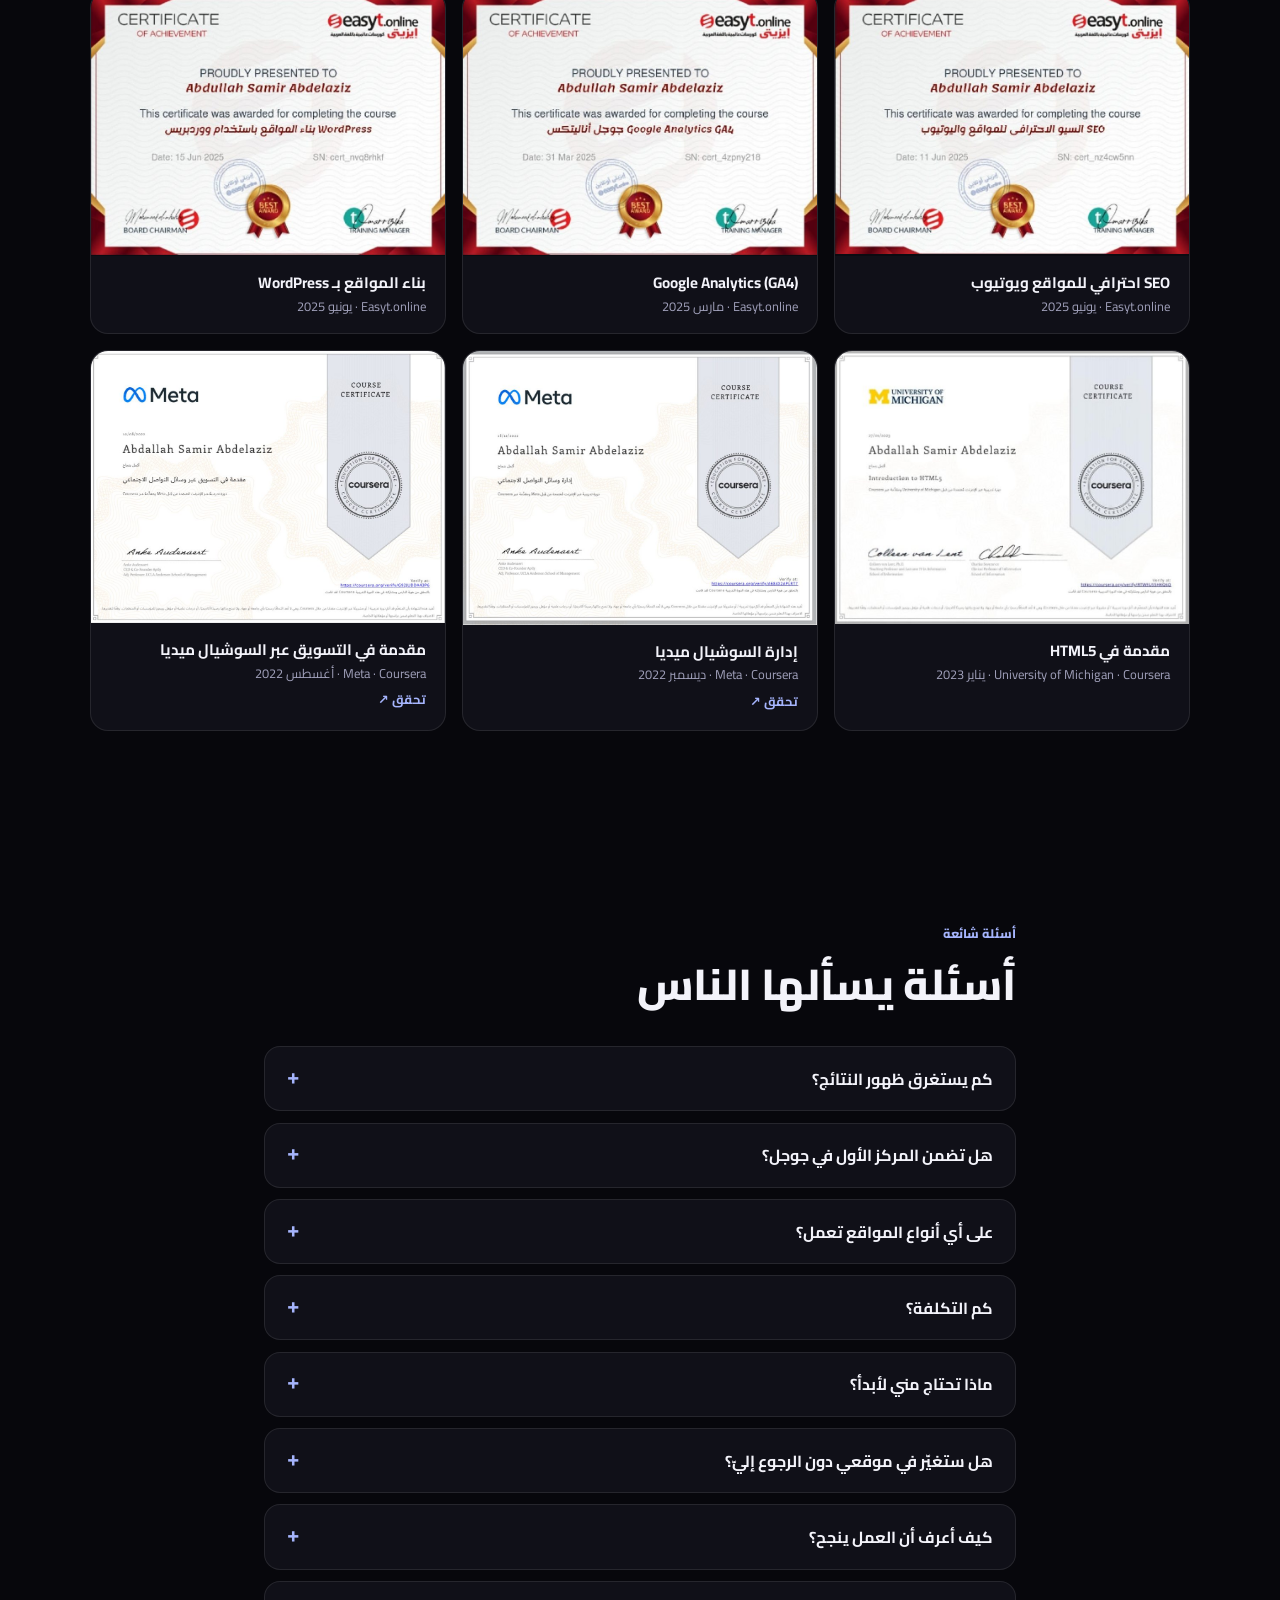
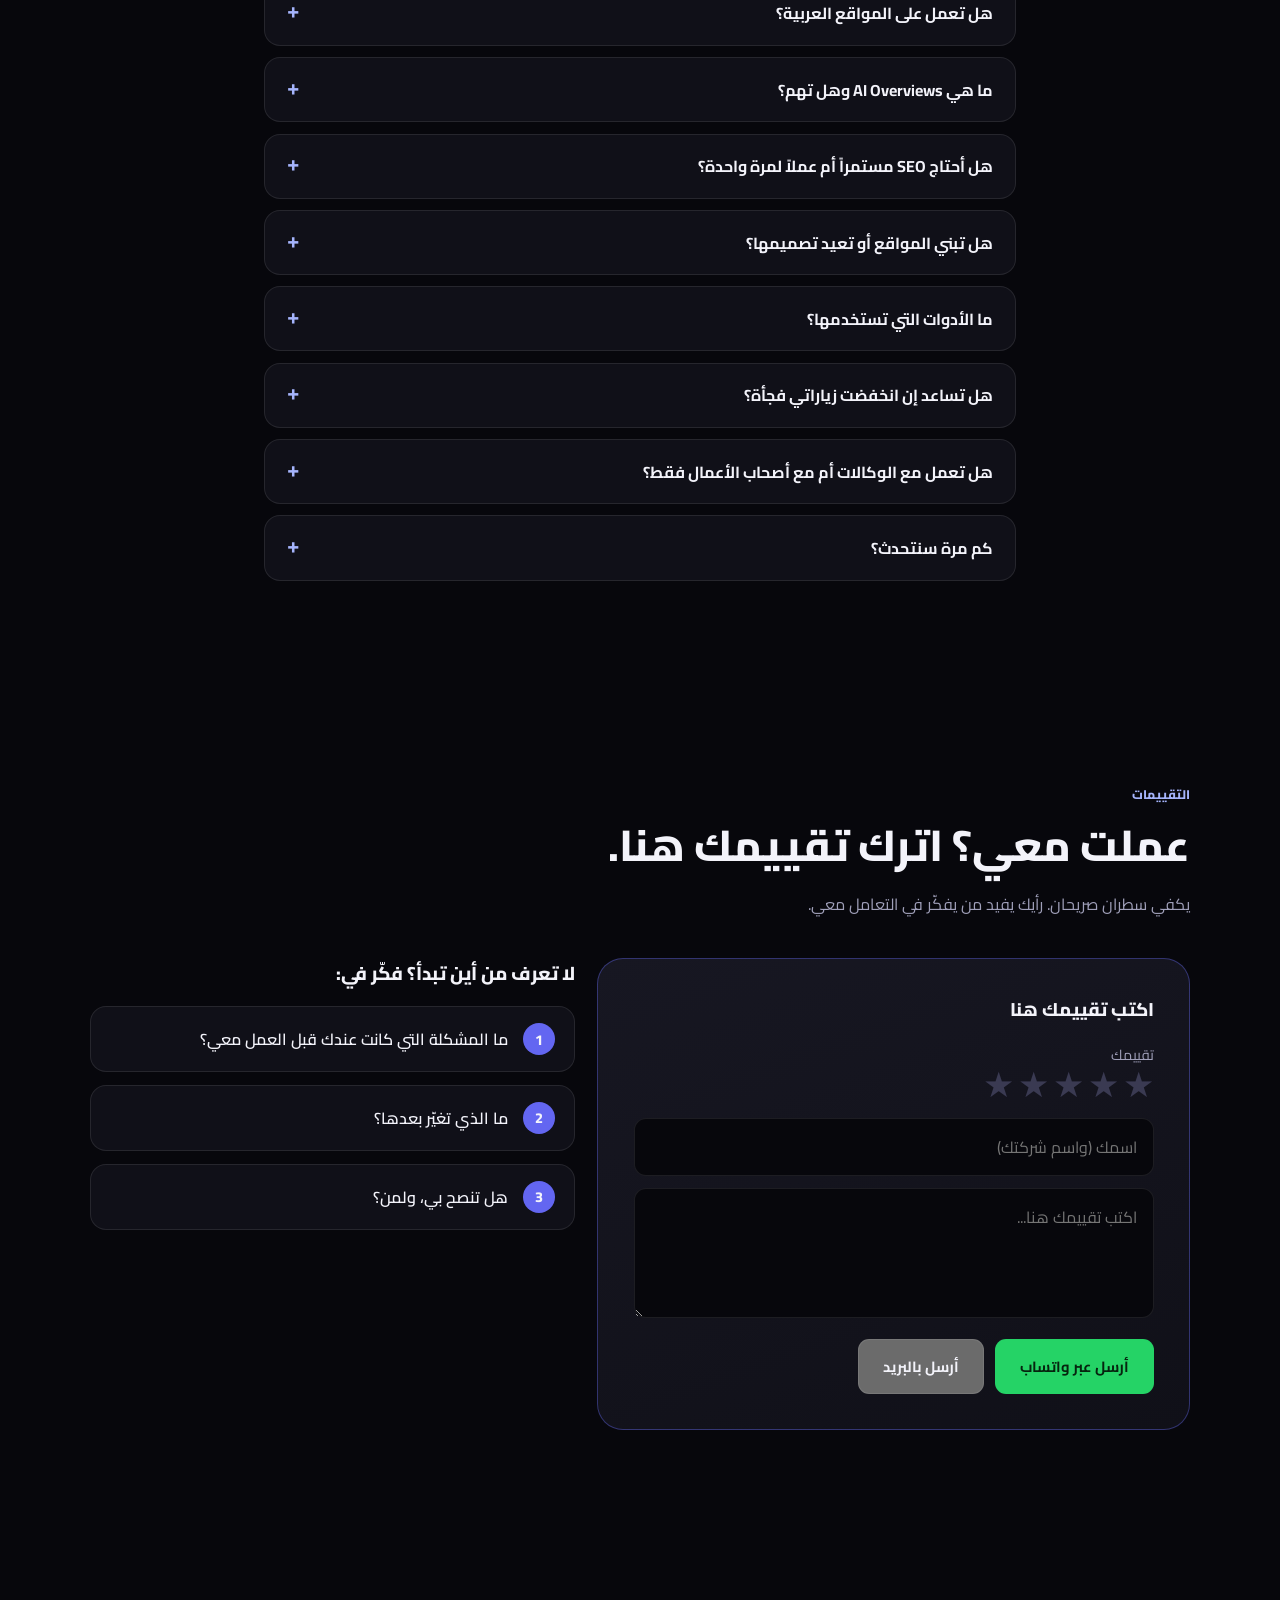
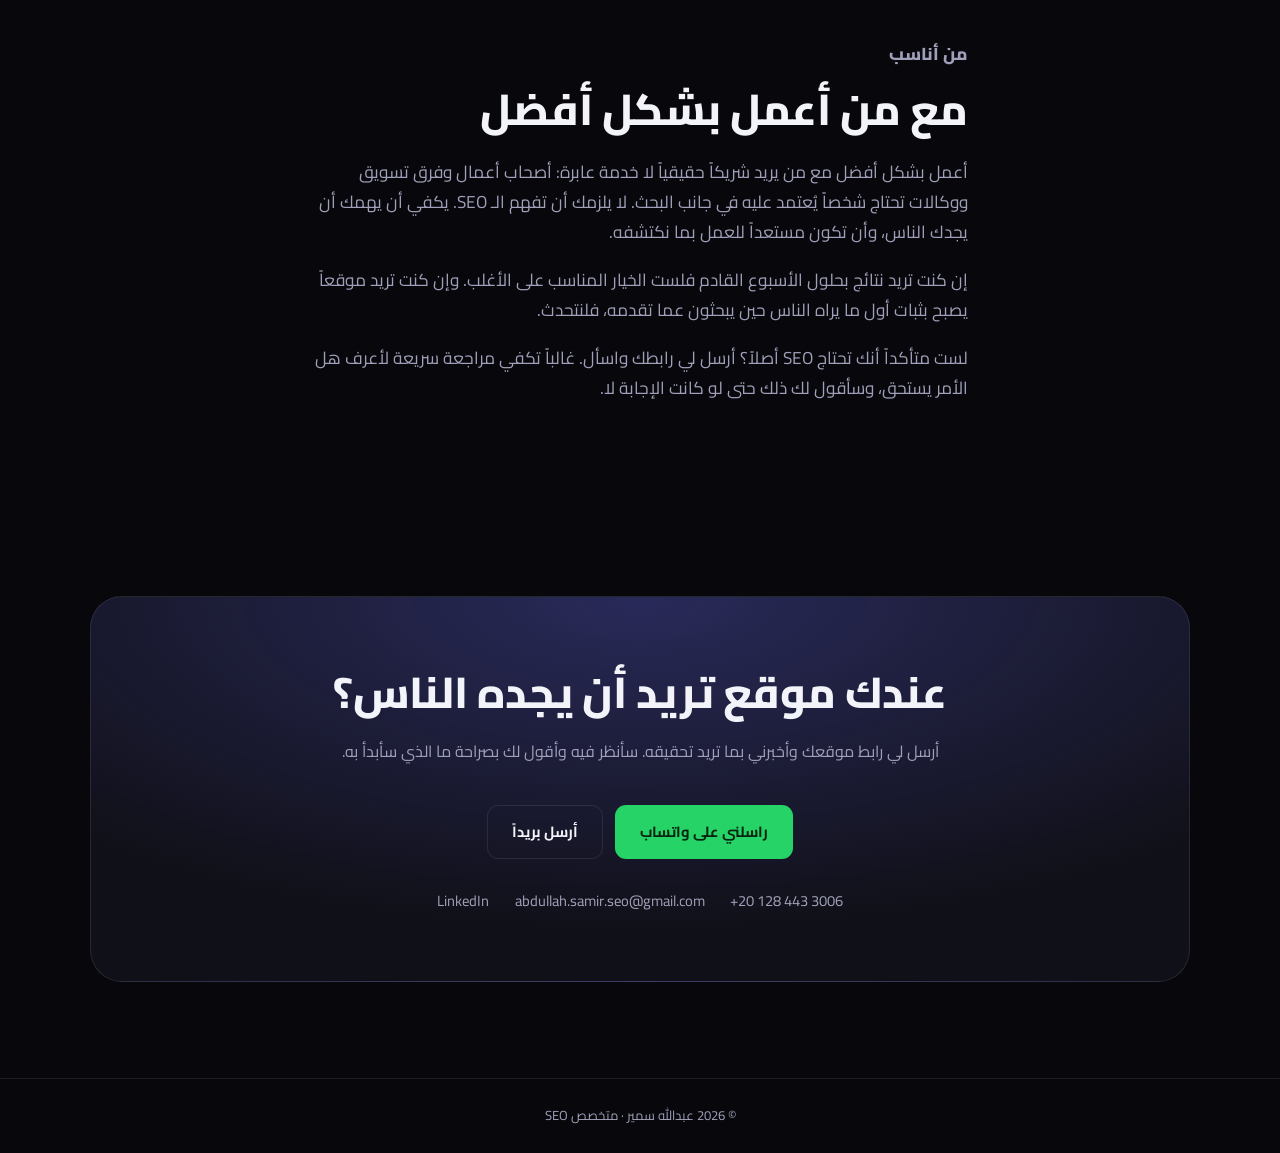
<file: ar/index.html>
<!DOCTYPE html>
<html lang="ar" dir="rtl"><head><meta charset="utf-8"><meta name="viewport" content="width=device-width,initial-scale=1,viewport-fit=cover">
<title>عبدالله سمير | متخصص SEO</title><meta name="description" content="متخصص SEO أساعد المواقع على الظهور في جوجل. من مصر، وأعمل مع عملاء في مصر والسعودية والإمارات. نتائج حقيقية من Search Console وبلا مبالغة.">
<link rel="canonical" href="https://abdullahseo-portfolio.vercel.app/ar/"><link rel="alternate" hreflang="en" href="https://abdullahseo-portfolio.vercel.app/en/"><link rel="alternate" hreflang="ar" href="https://abdullahseo-portfolio.vercel.app/ar/"><link rel="alternate" hreflang="x-default" href="https://abdullahseo-portfolio.vercel.app/en/">
<meta property="og:title" content="عبدالله سمير | متخصص SEO"><meta property="og:description" content="متخصص SEO أساعد المواقع على الظهور في جوجل. من مصر، وأعمل مع عملاء في مصر والسعودية والإمارات. نتائج حقيقية من Search Console وبلا مبالغة."><meta property="og:type" content="website"><meta property="og:image" content="https://abdullahseo-portfolio.vercel.app/assets/abdullah-photo.jpg">
<link rel="preconnect" href="https://fonts.googleapis.com"><link rel="preconnect" href="https://fonts.gstatic.com" crossorigin>
<link href="https://fonts.googleapis.com/css2?family=Cairo:wght@400;600;700;800&family=Plus+Jakarta+Sans:wght@400;600;700;800&display=swap" rel="stylesheet">
<link rel="stylesheet" href="../assets/style.css?v=8"><script type="application/ld+json">{"@context":"https://schema.org","@type":"Person","name":"Abdullah Samir","jobTitle":"SEO Specialist","url":"https://abdullahseo-portfolio.vercel.app/ar/","sameAs":["https://linkedin.com/in/abdallah-seo-specialist"],"knowsAbout":["SEO","Technical SEO","Content strategy","Google Search Console"]}</script><script type="application/ld+json">{"@context": "https://schema.org", "@type": "FAQPage", "mainEntity": [{"@type": "Question", "name": "كم يستغرق ظهور النتائج؟", "acceptedAnswer": {"@type": "Answer", "text": "عادة من ثلاثة إلى ستة أشهر لتظهر فروق واضحة، وأحياناً أقل في الإصلاحات التقنية. يعتمد ذلك على شدة المنافسة وحجم ما يحتاج إصلاحاً. وسأعطيك تقديراً واقعياً بعد المراجعة الأولى."}}, {"@type": "Question", "name": "هل تضمن المركز الأول في جوجل؟", "acceptedAnswer": {"@type": "Answer", "text": "لا، واحذر ممن يضمن ذلك. جوجل هي التي تحدد الترتيب لا أنا. ما أعدك به خطة واضحة وعمل دقيق وتقارير صريحة، والأرقام تبيّن هل ينجح العمل أم لا."}}, {"@type": "Question", "name": "على أي أنواع المواقع تعمل؟", "acceptedAnswer": {"@type": "Answer", "text": "مواقع الشركات والمدونات والمتاجر الإلكترونية ومواقع الخدمات والأدلة وغيرها. التفاصيل تختلف من موقع لآخر، لكن الأساس واحد: أن تفهم جوجل الموقع، وأن يجد الزائر ما جاء من أجله."}}, {"@type": "Question", "name": "كم التكلفة؟", "acceptedAnswer": {"@type": "Answer", "text": "تعتمد على حجم الموقع وكمية العمل المطلوبة، لذلك لا أحدد سعراً ثابتاً قبل أن أراه. أرسل لي الرابط وأخبرني بهدفك، وسأعود إليك بعرض واضح."}}, {"@type": "Question", "name": "ماذا تحتاج مني لأبدأ؟", "acceptedAnswer": {"@type": "Answer", "text": "صلاحية الوصول إلى Google Search Console وAnalytics إن كانا موجودين، ومحادثة قصيرة عن نشاطك وعملائك، وأسماء المنافسين الذين تتابعهم. وإن لم يكن شيء من ذلك مفعّلاً فأساعدك على إعداده."}}, {"@type": "Question", "name": "هل ستغيّر في موقعي دون الرجوع إليّ؟", "acceptedAnswer": {"@type": "Answer", "text": "لا. أريك ما أنوي تغييره ولماذا قبل أن ألمس أي شيء. توافق أنت، ثم أنفّذ التغييرات أو أرسل تعليمات واضحة لمطوّرك."}}, {"@type": "Question", "name": "كيف أعرف أن العمل ينجح؟", "acceptedAnswer": {"@type": "Answer", "text": "يصلك تقرير شهري بالنقرات ومرات الظهور والترتيب والزيارات، مشروحاً بكلمات بسيطة. والهدف دائماً مزيد من الاتصالات والمبيعات والاستفسارات، فننظر فيها أيضاً لا في الترتيب وحده."}}, {"@type": "Question", "name": "هل تعمل على المواقع العربية؟", "acceptedAnswer": {"@type": "Answer", "text": "نعم، جزء كبير من عملي على مواقع عربية، وأعمل بالإنجليزية أيضاً. وأتعامل مع المواقع ثنائية اللغة، بما فيها الإعدادات التي تحتاجها جوجل لتعرض النسخة المناسبة للشخص المناسب."}}, {"@type": "Question", "name": "ما هي AI Overviews وهل تهم؟", "acceptedAnswer": {"@type": "Answer", "text": "هي ملخصات الذكاء الاصطناعي التي تعرضها جوجل أعلى بعض النتائج. الصفحات التي تجيب عن الأسئلة بوضوح وتكون منظمة جيداً أكثر عرضة لأن تُستخدم فيها، لذلك أكتب المحتوى وأنظمه وفي بالي هذا."}}, {"@type": "Question", "name": "هل أحتاج SEO مستمراً أم عملاً لمرة واحدة؟", "acceptedAnswer": {"@type": "Answer", "text": "بعض المواقع تكفيها مراجعة وإصلاح مرة واحدة مع خطة. وأغلبها يستفيد أكثر من عمل مستمر، لأن البحث يتغير باستمرار والمنافسون ينشرون دائماً. يمكننا أن نبدأ صغيراً ونقرر بعد الأشهر الأولى."}}, {"@type": "Question", "name": "هل تبني المواقع أو تعيد تصميمها؟", "acceptedAnswer": {"@type": "Answer", "text": "تركيزي على البحث. أعمل على موقعك الحالي، في ووردبريس أو أي منصة تستخدمها، أو بجانب مطوّرك. وإن كانت هناك إعادة تصميم مخطط لها فيسعدني أن أنصح في بنية الموقع حتى لا تخسر الزيارات التي لديك."}}, {"@type": "Question", "name": "ما الأدوات التي تستخدمها؟", "acceptedAnswer": {"@type": "Answer", "text": "Search Console وGA4 لمعرفة الحقائق، وSemrush وAhrefs وScreaming Frog للبحث والتدقيق، وووردبريس أو المنصة التي يعمل عليها موقعك لتنفيذ التغييرات."}}, {"@type": "Question", "name": "هل تساعد إن انخفضت زياراتي فجأة؟", "acceptedAnswer": {"@type": "Answer", "text": "نعم. أفحص المشاكل التقنية وتحديثات جوجل والروابط المفقودة والصفحات التي تغيرت، وأعرف ما الذي تحرك، ثم أضع خطة استعادة. الانخفاض المفاجئ عادة له سبب يمكن العثور عليه."}}, {"@type": "Question", "name": "هل تعمل مع الوكالات أم مع أصحاب الأعمال فقط؟", "acceptedAnswer": {"@type": "Answer", "text": "مع الاثنين. أستطيع تولي جانب الـ SEO لعملاء وكالة بهدوء في الخلفية، أو العمل مباشرة مع صاحب العمل. بحسب ما يناسبك أكثر."}}, {"@type": "Question", "name": "كم مرة سنتحدث؟", "acceptedAnswer": {"@type": "Answer", "text": "بقدر ما تحب، لكني أبقي الأمر خفيفاً: مكالمة قصيرة في البداية، وتقرير شهري بملخص، ورسالة كلما ظهر أمر مهم."}}]}</script></head><body>
<header class="nav"><div class="w"><a class="logo" href="#top">عبدالله سمير</a><ul class="links"><li><a href="#results">النتائج</a></li><li><a href="#experience">الخبرة</a></li><li><a href="#services">الخدمات</a></li><li><a href="#tools">الأدوات</a></li><li><a href="#reviews">التقييمات</a></li></ul><div class="nr"><a class="btn bo sm" href="../en/index.html">English</a><a class="btn bp sm" href="#contact">لنتحدث</a><button class="burger" aria-label="Menu">☰</button></div></div></header>
<main id="top"><section class="hero"><div class="w"><div class="hg"><div><span class="pill">متاح لمشاريع جديدة</span><h1>أساعد المواقع <em>على الظهور في جوجل.</em></h1><p class="lead">أنا عبدالله، متخصص SEO من مصر. أعمل منذ أكثر من ثلاث سنوات على مساعدة المواقع في مصر والسعودية والإمارات لتظهر عندما يبحث الناس عما تقدمه، وتحويل هذه الزيارات إلى عملاء فعليين.</p>
<div class="acts"><a class="btn bp" href="#results">شاهد نتائجي</a><a class="btn bo" href="../assets/Abdullah-Samir-CV.pdf" download>تحميل السيرة الذاتية</a></div>
<div class="stats"><div><b>+3</b><span>سنوات في SEO</span></div><div><b>+20</b><span>موقعاً</span></div><div><b>140%</b><span>أكبر قفزة في الزيارات</span></div></div></div>
<div class="ph"><img src="../assets/abdullah-photo.jpg" alt="عبدالله سمير"><span class="chip c1">★ +35 كلمة في أول 5 نتائج</span></div></div></div>
<div class="logos"><p>بعض المواقع التي عملت عليها</p><div class="mq"><div class="lt"><img data-lg src="../assets/client-mrooj.png" alt="mrooj"></div><div class="lt"><img data-lg src="../assets/client-al-judy.png" alt="al-judy"></div><div class="lt"><img data-lg src="../assets/client-aseel-sulimani.png" alt="aseel-sulimani"></div><div class="lt dk"><img data-lg src="../assets/client-law-firm-white.png" alt="law-firm-white"></div><div class="lt"><img data-lg src="../assets/client-dr-ahmed-alghaiti.png" alt="dr-ahmed-alghaiti"></div><div class="lt"><img data-lg src="../assets/client-dr-fatima-yousef.png" alt="dr-fatima-yousef"></div><div class="lt"><img data-lg src="../assets/client-ertikaa.png" alt="ertikaa"></div><div class="lt"><img data-lg src="../assets/client-b-logo.png" alt="b-logo"></div><div class="lt"><img data-lg src="../assets/client-bena2.png" alt="bena2"></div><div class="lt"><img data-lg src="../assets/client-jadwaak.png" alt="jadwaak"></div><div class="lt"><img data-lg src="../assets/client-plans.png" alt="plans"></div><div class="lt"><img data-lg src="../assets/client-raise-hub.png" alt="raise-hub"></div><div class="lt dk"><img data-lg src="../assets/client-white-icon.png" alt="white-icon"></div><div class="lt"><img data-lg src="../assets/client-dar-alkhaleej.png" alt="dar-alkhaleej"></div><div class="lt"><img data-lg src="../assets/client-mshhor.png" alt="mshhor"></div><div class="lt"><img data-lg src="../assets/client-msco.png" alt="msco"></div><div class="lt"><img data-lg src="../assets/client-alali-almutlaq.png" alt="alali-almutlaq"></div><div class="lt"><img data-lg src="../assets/client-mashroaak.png" alt="mashroaak"></div><div class="lt"><img data-lg src="../assets/client-mrooj.png" alt="mrooj"></div><div class="lt"><img data-lg src="../assets/client-al-judy.png" alt="al-judy"></div><div class="lt"><img data-lg src="../assets/client-aseel-sulimani.png" alt="aseel-sulimani"></div><div class="lt dk"><img data-lg src="../assets/client-law-firm-white.png" alt="law-firm-white"></div><div class="lt"><img data-lg src="../assets/client-dr-ahmed-alghaiti.png" alt="dr-ahmed-alghaiti"></div><div class="lt"><img data-lg src="../assets/client-dr-fatima-yousef.png" alt="dr-fatima-yousef"></div><div class="lt"><img data-lg src="../assets/client-ertikaa.png" alt="ertikaa"></div><div class="lt"><img data-lg src="../assets/client-b-logo.png" alt="b-logo"></div><div class="lt"><img data-lg src="../assets/client-bena2.png" alt="bena2"></div><div class="lt"><img data-lg src="../assets/client-jadwaak.png" alt="jadwaak"></div><div class="lt"><img data-lg src="../assets/client-plans.png" alt="plans"></div><div class="lt"><img data-lg src="../assets/client-raise-hub.png" alt="raise-hub"></div><div class="lt dk"><img data-lg src="../assets/client-white-icon.png" alt="white-icon"></div><div class="lt"><img data-lg src="../assets/client-dar-alkhaleej.png" alt="dar-alkhaleej"></div><div class="lt"><img data-lg src="../assets/client-mshhor.png" alt="mshhor"></div><div class="lt"><img data-lg src="../assets/client-msco.png" alt="msco"></div><div class="lt"><img data-lg src="../assets/client-alali-almutlaq.png" alt="alali-almutlaq"></div><div class="lt"><img data-lg src="../assets/client-mashroaak.png" alt="mashroaak"></div></div></div></section>
<section id="results"><div class="w"><p class="eb">النتائج</p><h2>كيف كانت الأرقام</h2><p class="sub">هذه لقطات حقيقية من Search Console لمواقع عملاء. أخفيت الأسماء حفاظاً على خصوصيتهم. اضغط على أي صورة لتكبيرها.</p><article class="case"><div><span class="tag">عيادة عيون · السعودية · 6 أشهر</span><h3>موقع طبيب عيون</h3><p><b>الهدف:</b> جلب مرضى أكثر لموقع العيادة من جوجل.</p><p><b>ما فعلته:</b> راجعت أداء الموقع والكلمات والصفحات، وأجريت التحسينات المهمة، وتابعت الأثر في Search Console.</p><div class="kp"><div><b>23.7K+</b><span>النقرات</span></div><div><b>3.44M+</b><span>مرات الظهور</span></div><div><b>6.9</b><span>متوسط الترتيب</span></div></div></div><div class="shot" data-zoom="../assets/gsc-ophthalmology.jpg"><img src="../assets/gsc-ophthalmology.jpg" alt="Search Console – موقع طبيب عيون" loading="lazy"></div></article><article class="case"><div><span class="tag">مكتب محاماة · جدة · 3 أشهر</span><h3>موقع مكتب محاماة</h3><p><b>الهدف:</b> أن يصل مكتب في جدة إلى عدد أكبر ممن يبحثون عن مساعدة قانونية.</p><p><b>ما فعلته:</b> بحثت عن الفجوات في الصفحات والكلمات، ثم نفّذت التحسينات تدريجياً وبقيت أراقب البيانات.</p><div class="kp"><div><b>13.6K+</b><span>النقرات</span></div><div><b>1.46M+</b><span>مرات الظهور</span></div><div><b>8.4</b><span>متوسط الترتيب</span></div></div></div><div class="shot" data-zoom="../assets/gsc-law-jeddah.jpg"><img src="../assets/gsc-law-jeddah.jpg" alt="Search Console – موقع مكتب محاماة" loading="lazy"></div></article><article class="case"><div><span class="tag">مكتب محاماة · الرياض · 6 أشهر</span><h3>موقع مكتب محاماة</h3><p><b>الهدف:</b> أن يظهر مكتب في الرياض في عمليات البحث التي يستخدمها عملاؤه فعلاً.</p><p><b>ما فعلته:</b> أعدت العمل على المحتوى وصفحات الهدف لتطابق ما يكتبه الناس في جوجل، وواصلت التعديل بناءً على البيانات.</p><div class="kp"><div><b>1.68K+</b><span>النقرات</span></div><div><b>121K+</b><span>مرات الظهور</span></div><div><b>7</b><span>متوسط الترتيب</span></div><div><b>1.4%</b><span>نسبة النقر CTR</span></div></div></div><div class="shot" data-zoom="../assets/gsc-law-riyadh.jpg"><img src="../assets/gsc-law-riyadh.jpg" alt="Search Console – موقع مكتب محاماة" loading="lazy"></div></article></div></section>
<section><div class="w ab"><p class="eb">نبذة</p><h2>كيف أعمل</h2><p>أياً كان موضوع الموقع، الهدف واحد: أن يجد الشخص المناسب الصفحة المناسبة ويتخذ الخطوة التالية. لذلك لا يشغلني عدد الزيارات في حد ذاته بقدر ما يشغلني أن تتحول إلى اتصالات ومبيعات واستفسارات.</p><p>أبدأ بمعرفة ما يعطّل الموقع فعلاً: مشاكل تقنية أو صفحات ضعيفة أو كلمات ناقصة. ثم أصلحها وأكتب ما ينقص، وأرسل لك تقريراً بأرقام من Search Console وGA4 لترى بنفسك ما الذي تغيّر.</p><p>جزء كبير من عملي بالعربية، وهذا يصنع فرقاً أكبر مما يظن الناس. الناس يكتبون السؤال نفسه بلهجات وصياغات مختلفة، والصفحة التي تطابق صياغة واحدة فقط تخسر زواراً كثيرين. أضع هذا في حسابي عند اختيار الكلمات وكتابة الصفحات.</p><p>وأنا صريح فيما يستطيع الـ SEO فعله وما لا يستطيعه. هو ليس فورياً، ولا أحد يضمن المركز الأول، والخطة الجيدة تتفوق دائماً على الحيل السريعة. وإن كان موقعك يحتاج شيئاً آخر قبل الـ SEO فسأقول لك.</p><p>إن سبق أن تضررت من تجربة سيئة مع مختص SEO فأتفهم ترددك. لذلك أشرح كل خطوة بلغة بسيطة، وأريك الأرقام كل شهر، ولا أطلب منك أبداً أن تصدقني دون دليل.</p><p>وأحب أن تفهم ما يحدث في موقعك. لذلك أشرح لك الأرقام ببساطة، وأوضح لماذا اخترنا خطوة معينة قبل غيرها، وأترك لك القرار في النهاية.</p></div></section>
<section id="experience"><div class="w"><p class="eb">الخبرة</p><h2>أين عملت</h2><div style="margin-top:2rem"><div class="job"><div class="lg"><img data-lg src="../assets/logo-mrooj.png" alt=""></div><div><h3>وكالة مروج للتسويق · متخصص SEO</h3><p class="mt">أكتوبر 2025 – الآن</p><ul><li>أدير SEO لـ <b>6 عملاء</b> في مجالات ودول مختلفة</li><li>زادت الزيارات من جوجل <b>70% خلال 5 أشهر</b></li><li>كتبت <b>أكثر من 40 بريف محتوى</b> مبنياً على ما يبحث عنه الناس</li><li>ارتفع معدل التحويل <b>25%</b> بعد إصلاحات تقنية وتحسينات على الصفحات</li></ul></div></div><div class="job"><div class="lg"><img data-lg src="../assets/logo-freelancer.png" alt=""></div><div><h3>متخصص SEO مستقل</h3><p class="mt">مايو 2025 – الآن</p><ul><li><b>أكثر من 12 مشروعاً</b> في مجالات مختلفة، من مواقع الخدمات إلى المتاجر الإلكترونية</li><li><b>أكثر من 35 كلمة</b> في أول 5 نتائج على جوجل</li><li>نمت الزيارات <b>90%</b> في المتوسط خلال 6 أشهر في معظم المشاريع</li><li>بنيت <b>أكثر من 60 رابطاً خلفياً</b> قوياً، رفعت Domain Authority بنحو 8 نقاط</li></ul></div></div><div class="job"><div class="lg"><img data-lg src="../assets/logo-business-spike.png" alt=""></div><div><h3>Business Spike للاستشارات المالية · متخصص SEO</h3><p class="mt">أبريل 2024 – أكتوبر 2025</p><ul><li>حسّنت ترتيب <b>أكثر من 80 كلمة تجارية</b> خلال سنة</li><li>أصبحت الصفحات أسرع بنحو <b>35%</b> بعد إصلاح المشاكل التقنية</li><li>ساهم المحتوى الذي كتبته في زيادة الاستفسارات <b>60%</b></li></ul></div></div></div></div></section>
<section id="services"><div class="w"><p class="eb">الخدمات</p><h2>ما أستطيع فعله لموقعك</h2><p class="sub">اختر خدمة واحدة أو أكثر.</p><div class="sv"><div class="card"><div class="ic">🔧</div><h3>SEO التقني</h3><p>أفحص السرعة والفهرسة وبنية الموقع، وأصلح كل ما يمنع جوجل من قراءة موقعك جيداً.</p></div><div class="card"><div class="ic">🔍</div><h3>بحث الكلمات</h3><p>أجد عمليات البحث التي يستخدمها عملاؤك فعلاً، وأخصص لكل واحدة صفحة تناسبها.</p></div><div class="card"><div class="ic">📝</div><h3>المحتوى</h3><p>أكتب البريفات ونصوص الصفحات لتجيب كل صفحة عن السؤال الذي جاء به الزائر.</p></div><div class="card"><div class="ic">⚙️</div><h3>الصفحة والسكيما</h3><p>العناوين والروابط الداخلية والبيانات المنظمة، مضبوطة كما يجب.</p></div><div class="card"><div class="ic">🔗</div><h3>بناء الروابط</h3><p>روابط من مواقع موثوقة ومناسبة لمجالك، بلا اختصارات مشبوهة.</p></div><div class="card"><div class="ic">📊</div><h3>التقارير</h3><p>تقرير شهري واضح من GA4 وSearch Console، مع متابعة ظهورك في AI Overviews.</p></div></div></div></section>
<section><div class="w"><p class="eb">كتابة المحتوى</p><h2>أكتب النصوص أيضاً</h2><p class="sub">الترتيب الجيد لا يفيد إن لم تقنع الصفحة الزائر. أكتب صفحات تشرح العرض بوضوح، وتجيب عن شكوك الناس، وتجعل الخطوة التالية واضحة.</p><div class="cp"><figure data-zoom="../assets/copy-hero.jpg"><img src="../assets/copy-hero.jpg" alt="" loading="lazy"><figcaption>واجهة صفحة خدمة (نموذج)</figcaption></figure><figure data-zoom="../assets/copy-guarantee.jpg"><img src="../assets/copy-guarantee.jpg" alt="" loading="lazy"><figcaption>قسم الضمان (نموذج)</figcaption></figure></div></div></section>
<section><div class="w"><p class="eb">علامات</p><h2>كيف تعرف أن موقعك يحتاج SEO؟</h2><p class="sub">إن وجدت نفسك في واحدة من هذه الحالات فغالباً هناك ما يستحق الإصلاح.</p><div class="box"><ul class="ck cols"><li>يظهر موقعك عند البحث باسمك فقط، ولا يظهر في أي بحث آخر.</li><li>منافسون ليسوا أفضل منك يظهرون قبلك في جوجل.</li><li>تنشر محتوى باستمرار ولا يجلب أي زوار تقريباً.</li><li>الموقع بطيء، أو يبدو سليماً لكن جوجل لا يفهرس صفحاته كما يجب.</li><li>الزوار يدخلون ويخرجون دون أن يتصلوا أو يشتروا أو يملؤوا نموذجاً.</li><li>أعدت تصميم الموقع أو نقلته فانخفضت الزيارات.</li></ul></div></div></section>
<section id="process"><div class="w"><p class="eb">طريقة العمل</p><h2>كيف يبدو التعاون معي</h2><p class="sub">لا غموض ولا مصطلحات معقدة. هكذا يسير مشروع عادي.</p><div class="steps"><div class="step"><h3>أراجع موقعك</h3><p>أنظر إلى موقعك كما تنظر إليه جوجل. هل يمكن زحفه وفهرسته؟ هل هو سريع؟ هل بنيته منطقية؟ وأتحقق أيضاً من الصفحات التي تجلب زيارات فعلاً وتلك التي لا يراها أحد.</p></div><div class="step"><h3>أبحث عن الفرص</h3><p>بعدها أبحث عما يكتبه عملاؤك في جوجل وما يتصدر به منافسوك. والناتج قائمة بعمليات بحث تستحق العمل عليها، وكل واحدة مربوطة بصفحة تجيب عنها.</p></div><div class="step"><h3>نتفق على خطة</h3><p>أحوّل كل ذلك إلى خطة قصيرة مرتبة حسب الأولوية: ما الذي نصلحه أولاً، وما الذي نكتبه، وما الذي يمكن تأجيله. تراها قبل أن يتغير أي شيء، وأنت من يقرر ما يُنفَّذ.</p></div><div class="step"><h3>أصلح وأكتب</h3><p>ثم أبدأ العمل: إصلاحات تقنية وتحسين صفحات ومحتوى جديد وروابط داخلية. وإن كان هناك مطوّر، أرسل له تعليمات واضحة حتى لا يضيع شيء في الطريق.</p></div><div class="step"><h3>أقيس وأعدّل</h3><p>كل شهر يصلك تقرير بسيط من Search Console وGA4: ما الذي تحرك وما الذي لم يتحرك وما الذي سأغيّره بعد ذلك. الـ SEO لا ينتهي أبداً، لذلك نواصل التحسين اعتماداً على البيانات.</p></div></div><div class="two"><div class="box"><h3>ماذا تتوقع، بصراحة</h3><p>الـ SEO عمل بطيء. الإصلاحات التقنية الصغيرة قد تظهر نتيجتها خلال أسابيع، لكن أغلب المواقع تحتاج من ثلاثة إلى ستة أشهر حتى تصنع التغييرات فرقاً واضحاً في النقرات والاستفسارات. وعمليات البحث التنافسية تحتاج وقتاً أطول. ومن يعدك بالمركز الأول خلال أسبوع فهو يبيعك وهماً.</p><p>ما تتوقعه مني هو تقدم ثابت تراه في الأرقام، وشرح واضح بلغة بسيطة، وجواب صريح حين لا ينجح شيء.</p></div><div class="box"><h3>ماذا ستحصل عليه</h3><ul class="ck"><li>تدقيق كامل للموقع مع قائمة مهام مرتبة حسب الأولوية</li><li>خريطة كلمات تربط كل عملية بحث بصفحة</li><li>بريفات محتوى أو نصوص صفحات جاهزة</li><li>إصلاحات تقنية، منفّذة أو مشروحة لمطوّرك</li><li>تقرير شهري تقرؤه في خمس دقائق</li><li>جواباً صريحاً كلما كان لديك سؤال</li></ul></div></div></div></section>
<section><div class="w"><p class="eb">أخطاء شائعة</p><h2>أخطاء أصلحها مراراً</h2><p class="sub">أغلب المواقع تشترك في عدد قليل من المشاكل. هذه أكثرها تكراراً.</p><div class="g2"><div class="card"><h3>استهداف كلمات لا يبحث عنها أحد</h3><p>كثيراً ما تُبنى الصفحات حول الكلمات التي تستخدمها الشركة داخلياً، لا الكلمات التي يكتبها العملاء. البحث الجيد يصلح هذا قبل أن تُكتب صفحة واحدة.</p></div><div class="card"><h3>صفحة واحدة لكل شيء</h3><p>وضع كل الخدمات في صفحة واحدة يصعّب الأمر على جوجل وعلى الزائر. كل خدمة أو موضوع يستحق صفحة مستقلة تجيب عن سؤال واحد بشكل جيد.</p></div><div class="card"><h3>إهمال سرعة الموقع على الجوال</h3><p>أغلب الزيارات تأتي من الهواتف. موقع يحتاج خمس ثوانٍ ليفتح يخسر الزائر قبل أن يقرأ كلمة، وجوجل تلاحظ ذلك أيضاً.</p></div><div class="card"><h3>محتوى ضعيف أو منسوخ</h3><p>الصفحات القصيرة التي تكرر ما يقوله الجميع نادراً ما تتصدر. أما المحتوى المفيد والمحدد المكتوب لعملائك الحقيقيين فيتصدر.</p></div><div class="card"><h3>روابط داخلية مفقودة</h3><p>الصفحة التي لا يشير إليها شيء يصعب على جوجل العثور عليها، ويتوه الزائر. بنية روابط نظيفة تفيد الاثنين.</p></div><div class="card"><h3>غياب التتبع</h3><p>مواقع كثيرة تعمل سنوات دون إعداد Search Console وAnalytics بشكل صحيح، فلا يعرف أحد ما الذي ينجح. وهذا غالباً أول ما أصلحه.</p></div><div class="card"><h3>صفحات مكررة</h3><p>المحتوى نفسه على عدة روابط يوزّع قوته بينها. التحويلات والوسوم المرجعية تعيده إلى مكان واحد.</p></div><div class="card"><h3>نسيان الخطوة التالية</h3><p>قد تتصدر الصفحة ولا تجلب شيئاً إن لم يكن فيها زر أو رقم هاتف أو نموذج واضح. الترتيب يجلب الزيارة، والصفحة هي التي تُنهي المهمة.</p></div></div></div></section>
<section id="tools"><div class="w"><p class="eb">الأدوات</p><h2>ما أعمل به</h2><p class="tl">جوجل</p><div class="tg"><div class="tool"><img data-lg src="../assets/logo-search-console.png" alt="Search Console" loading="lazy"></div><div class="tool"><img data-lg src="../assets/logo-ga4.png" alt="Google Analytics 4" loading="lazy"></div><div class="tool"><img data-lg src="../assets/logo-keyword-planner.png" alt="Keyword Planner" loading="lazy"></div></div><p class="tl">SEO</p><div class="tg"><div class="tool"><img data-lg src="../assets/logo-semrush.png" alt="Semrush" loading="lazy"></div><div class="tool"><img data-lg src="../assets/logo-ahrefs.png" alt="Ahrefs" loading="lazy"></div><div class="tool"><img data-lg src="../assets/logo-ubersuggest.png" alt="Ubersuggest" loading="lazy"></div><div class="tool"><img data-lg src="../assets/logo-screaming-frog.png" alt="Screaming Frog" loading="lazy"></div></div><p class="tl">أنظمة المواقع والمتاجر</p><div class="tg"><div class="tool"><img data-lg src="../assets/logo-wordpress.png" alt="WordPress" loading="lazy"></div><div class="tool"><img data-lg src="../assets/logo-woocommerce.png" alt="WooCommerce" loading="lazy"></div><div class="tool"><img data-lg src="../assets/logo-shopify.png" alt="Shopify" loading="lazy"></div><div class="tool"><img data-lg src="../assets/logo-zid.png" alt="Zid" loading="lazy"></div><div class="tool"><img data-lg src="../assets/logo-salla.png" alt="Salla" loading="lazy"></div></div></div></section>
<section><div class="w"><p class="eb">الشهادات</p><h2>الدورات والشهادات</h2><p class="sub">اضغط على أي شهادة لتكبيرها.</p><div class="cg"><div class="cert"><div class="im" data-zoom="../assets/cert-seo.jpg"><img src="../assets/cert-seo.jpg" alt="Professional SEO for Websites and YouTube" loading="lazy"></div><div class="i"><h3>SEO احترافي للمواقع ويوتيوب</h3><p>Easyt.online · يونيو 2025</p></div></div><div class="cert"><div class="im" data-zoom="../assets/cert-ga4.jpg"><img src="../assets/cert-ga4.jpg" alt="Google Analytics (GA4)" loading="lazy"></div><div class="i"><h3>Google Analytics (GA4)</h3><p>Easyt.online · مارس 2025</p></div></div><div class="cert"><div class="im" data-zoom="../assets/cert-wordpress.jpg"><img src="../assets/cert-wordpress.jpg" alt="Building Websites with WordPress" loading="lazy"></div><div class="i"><h3>بناء المواقع بـ WordPress</h3><p>Easyt.online · يونيو 2025</p></div></div><div class="cert"><div class="im" data-zoom="../assets/cert-html5.jpg"><img src="../assets/cert-html5.jpg" alt="Introduction to HTML5" loading="lazy"></div><div class="i"><h3>مقدمة في HTML5</h3><p>University of Michigan · Coursera · يناير 2023</p></div></div><div class="cert"><div class="im" data-zoom="../assets/cert-meta-management.jpg"><img src="../assets/cert-meta-management.jpg" alt="Social Media Management" loading="lazy"></div><div class="i"><h3>إدارة السوشيال ميديا</h3><p>Meta · Coursera · ديسمبر 2022</p><a href="https://coursera.org/verify/A684X2APLRT7" target="_blank" rel="noopener">تحقق ↗</a></div></div><div class="cert"><div class="im" data-zoom="../assets/cert-meta-intro.jpg"><img src="../assets/cert-meta-intro.jpg" alt="Intro to Social Media Marketing" loading="lazy"></div><div class="i"><h3>مقدمة في التسويق عبر السوشيال ميديا</h3><p>Meta · Coursera · أغسطس 2022</p><a href="https://coursera.org/verify/G92JUDDA43P6" target="_blank" rel="noopener">تحقق ↗</a></div></div></div></div></section>
<section id="faq"><div class="w faq"><p class="eb">أسئلة شائعة</p><h2>أسئلة يسألها الناس</h2><div style="margin-top:2rem"><details><summary>كم يستغرق ظهور النتائج؟</summary><p>عادة من ثلاثة إلى ستة أشهر لتظهر فروق واضحة، وأحياناً أقل في الإصلاحات التقنية. يعتمد ذلك على شدة المنافسة وحجم ما يحتاج إصلاحاً. وسأعطيك تقديراً واقعياً بعد المراجعة الأولى.</p></details><details><summary>هل تضمن المركز الأول في جوجل؟</summary><p>لا، واحذر ممن يضمن ذلك. جوجل هي التي تحدد الترتيب لا أنا. ما أعدك به خطة واضحة وعمل دقيق وتقارير صريحة، والأرقام تبيّن هل ينجح العمل أم لا.</p></details><details><summary>على أي أنواع المواقع تعمل؟</summary><p>مواقع الشركات والمدونات والمتاجر الإلكترونية ومواقع الخدمات والأدلة وغيرها. التفاصيل تختلف من موقع لآخر، لكن الأساس واحد: أن تفهم جوجل الموقع، وأن يجد الزائر ما جاء من أجله.</p></details><details><summary>كم التكلفة؟</summary><p>تعتمد على حجم الموقع وكمية العمل المطلوبة، لذلك لا أحدد سعراً ثابتاً قبل أن أراه. أرسل لي الرابط وأخبرني بهدفك، وسأعود إليك بعرض واضح.</p></details><details><summary>ماذا تحتاج مني لأبدأ؟</summary><p>صلاحية الوصول إلى Google Search Console وAnalytics إن كانا موجودين، ومحادثة قصيرة عن نشاطك وعملائك، وأسماء المنافسين الذين تتابعهم. وإن لم يكن شيء من ذلك مفعّلاً فأساعدك على إعداده.</p></details><details><summary>هل ستغيّر في موقعي دون الرجوع إليّ؟</summary><p>لا. أريك ما أنوي تغييره ولماذا قبل أن ألمس أي شيء. توافق أنت، ثم أنفّذ التغييرات أو أرسل تعليمات واضحة لمطوّرك.</p></details><details><summary>كيف أعرف أن العمل ينجح؟</summary><p>يصلك تقرير شهري بالنقرات ومرات الظهور والترتيب والزيارات، مشروحاً بكلمات بسيطة. والهدف دائماً مزيد من الاتصالات والمبيعات والاستفسارات، فننظر فيها أيضاً لا في الترتيب وحده.</p></details><details><summary>هل تعمل على المواقع العربية؟</summary><p>نعم، جزء كبير من عملي على مواقع عربية، وأعمل بالإنجليزية أيضاً. وأتعامل مع المواقع ثنائية اللغة، بما فيها الإعدادات التي تحتاجها جوجل لتعرض النسخة المناسبة للشخص المناسب.</p></details><details><summary>ما هي AI Overviews وهل تهم؟</summary><p>هي ملخصات الذكاء الاصطناعي التي تعرضها جوجل أعلى بعض النتائج. الصفحات التي تجيب عن الأسئلة بوضوح وتكون منظمة جيداً أكثر عرضة لأن تُستخدم فيها، لذلك أكتب المحتوى وأنظمه وفي بالي هذا.</p></details><details><summary>هل أحتاج SEO مستمراً أم عملاً لمرة واحدة؟</summary><p>بعض المواقع تكفيها مراجعة وإصلاح مرة واحدة مع خطة. وأغلبها يستفيد أكثر من عمل مستمر، لأن البحث يتغير باستمرار والمنافسون ينشرون دائماً. يمكننا أن نبدأ صغيراً ونقرر بعد الأشهر الأولى.</p></details><details><summary>هل تبني المواقع أو تعيد تصميمها؟</summary><p>تركيزي على البحث. أعمل على موقعك الحالي، في ووردبريس أو أي منصة تستخدمها، أو بجانب مطوّرك. وإن كانت هناك إعادة تصميم مخطط لها فيسعدني أن أنصح في بنية الموقع حتى لا تخسر الزيارات التي لديك.</p></details><details><summary>ما الأدوات التي تستخدمها؟</summary><p>Search Console وGA4 لمعرفة الحقائق، وSemrush وAhrefs وScreaming Frog للبحث والتدقيق، وووردبريس أو المنصة التي يعمل عليها موقعك لتنفيذ التغييرات.</p></details><details><summary>هل تساعد إن انخفضت زياراتي فجأة؟</summary><p>نعم. أفحص المشاكل التقنية وتحديثات جوجل والروابط المفقودة والصفحات التي تغيرت، وأعرف ما الذي تحرك، ثم أضع خطة استعادة. الانخفاض المفاجئ عادة له سبب يمكن العثور عليه.</p></details><details><summary>هل تعمل مع الوكالات أم مع أصحاب الأعمال فقط؟</summary><p>مع الاثنين. أستطيع تولي جانب الـ SEO لعملاء وكالة بهدوء في الخلفية، أو العمل مباشرة مع صاحب العمل. بحسب ما يناسبك أكثر.</p></details><details><summary>كم مرة سنتحدث؟</summary><p>بقدر ما تحب، لكني أبقي الأمر خفيفاً: مكالمة قصيرة في البداية، وتقرير شهري بملخص، ورسالة كلما ظهر أمر مهم.</p></details></div></div></section>
<section id="reviews"><div class="w"><p class="eb">التقييمات</p><h2>عملت معي؟ اترك تقييمك هنا.</h2><p class="sub">يكفي سطران صريحان. رأيك يفيد من يفكّر في التعامل معي.</p>
<div class="rv"><form class="rf" id="rf" onsubmit="return false" data-t="تقييم جديد لعبدالله سمير" data-wa="https://wa.me/201284433006" data-mail="mailto:abdullah.samir.seo@gmail.com"><h3>اكتب تقييمك هنا</h3><p style="color:var(--m);font-size:.9rem">تقييمك</p><div class="stars"><button type="button" aria-label="1">★</button><button type="button" aria-label="2">★</button><button type="button" aria-label="3">★</button><button type="button" aria-label="4">★</button><button type="button" aria-label="5">★</button></div>
<input name="n" placeholder="اسمك (واسم شركتك)"><textarea name="x" placeholder="اكتب تقييمك هنا..."></textarea><p class="err" hidden>اختر عدد النجوم واكتب بضع كلمات.</p><div class="acts"><button type="button" class="btn wa" data-send="wa">أرسل عبر واتساب</button><button type="button" class="btn bo" data-send="mail">أرسل بالبريد</button></div></form>
<div><h3 style="font-weight:800">لا تعرف من أين تبدأ؟ فكّر في:</h3><ol class="qs"><li>ما المشكلة التي كانت عندك قبل العمل معي؟</li><li>ما الذي تغيّر بعدها؟</li><li>هل تنصح بي، ولمن؟</li></ol></div></div><div class="rl" id="rvl"></div></div></section>
<section><div class="w ab"><p class="eb">من أناسب</p><h2>مع من أعمل بشكل أفضل</h2><p>أعمل بشكل أفضل مع من يريد شريكاً حقيقياً لا خدمة عابرة: أصحاب أعمال وفرق تسويق ووكالات تحتاج شخصاً يُعتمد عليه في جانب البحث. لا يلزمك أن تفهم الـ SEO. يكفي أن يهمك أن يجدك الناس، وأن تكون مستعداً للعمل بما نكتشفه.</p><p>إن كنت تريد نتائج بحلول الأسبوع القادم فلست الخيار المناسب على الأغلب. وإن كنت تريد موقعاً يصبح بثبات أول ما يراه الناس حين يبحثون عما تقدمه، فلنتحدث.</p><p>لست متأكداً أنك تحتاج SEO أصلاً؟ أرسل لي رابطك واسأل. غالباً تكفي مراجعة سريعة لأعرف هل الأمر يستحق، وسأقول لك ذلك حتى لو كانت الإجابة لا.</p></div></section>
<section id="contact"><div class="w"><div class="cta"><h2>عندك موقع تريد أن يجده الناس؟</h2><p class="sub">أرسل لي رابط موقعك وأخبرني بما تريد تحقيقه. سأنظر فيه وأقول لك بصراحة ما الذي سأبدأ به.</p><div class="acts"><a class="btn wa" href="https://wa.me/201284433006?text=%D9%85%D8%B1%D8%AD%D8%A8%D8%A7%D9%8B%20%D8%B9%D8%A8%D8%AF%D8%A7%D9%84%D9%84%D9%87%D8%8C%20%D8%A3%D8%B1%D9%8A%D8%AF%20%D8%A3%D9%86%20%D8%A3%D8%AA%D8%AD%D8%AF%D8%AB%20%D9%85%D8%B9%D9%83%20%D8%B9%D9%86%20%D9%85%D9%88%D9%82%D8%B9%D9%8A." target="_blank" rel="noopener">راسلني على واتساب</a><a class="btn bo" href="mailto:abdullah.samir.seo@gmail.com">أرسل بريداً</a></div>
<div class="cl"><a href="tel:+201284433006" dir="ltr">+20 128 443 3006</a><a href="mailto:abdullah.samir.seo@gmail.com">abdullah.samir.seo@gmail.com</a><a href="https://linkedin.com/in/abdallah-seo-specialist" target="_blank" rel="noopener">LinkedIn</a></div></div></div></section></main>
<footer><div class="w">© 2026 عبدالله سمير · متخصص SEO</div></footer><div id="lb"><img alt=""></div><script src="../assets/reviews.js?v=8"></script><script src="../assets/app.js?v=8"></script></body></html>
</file>
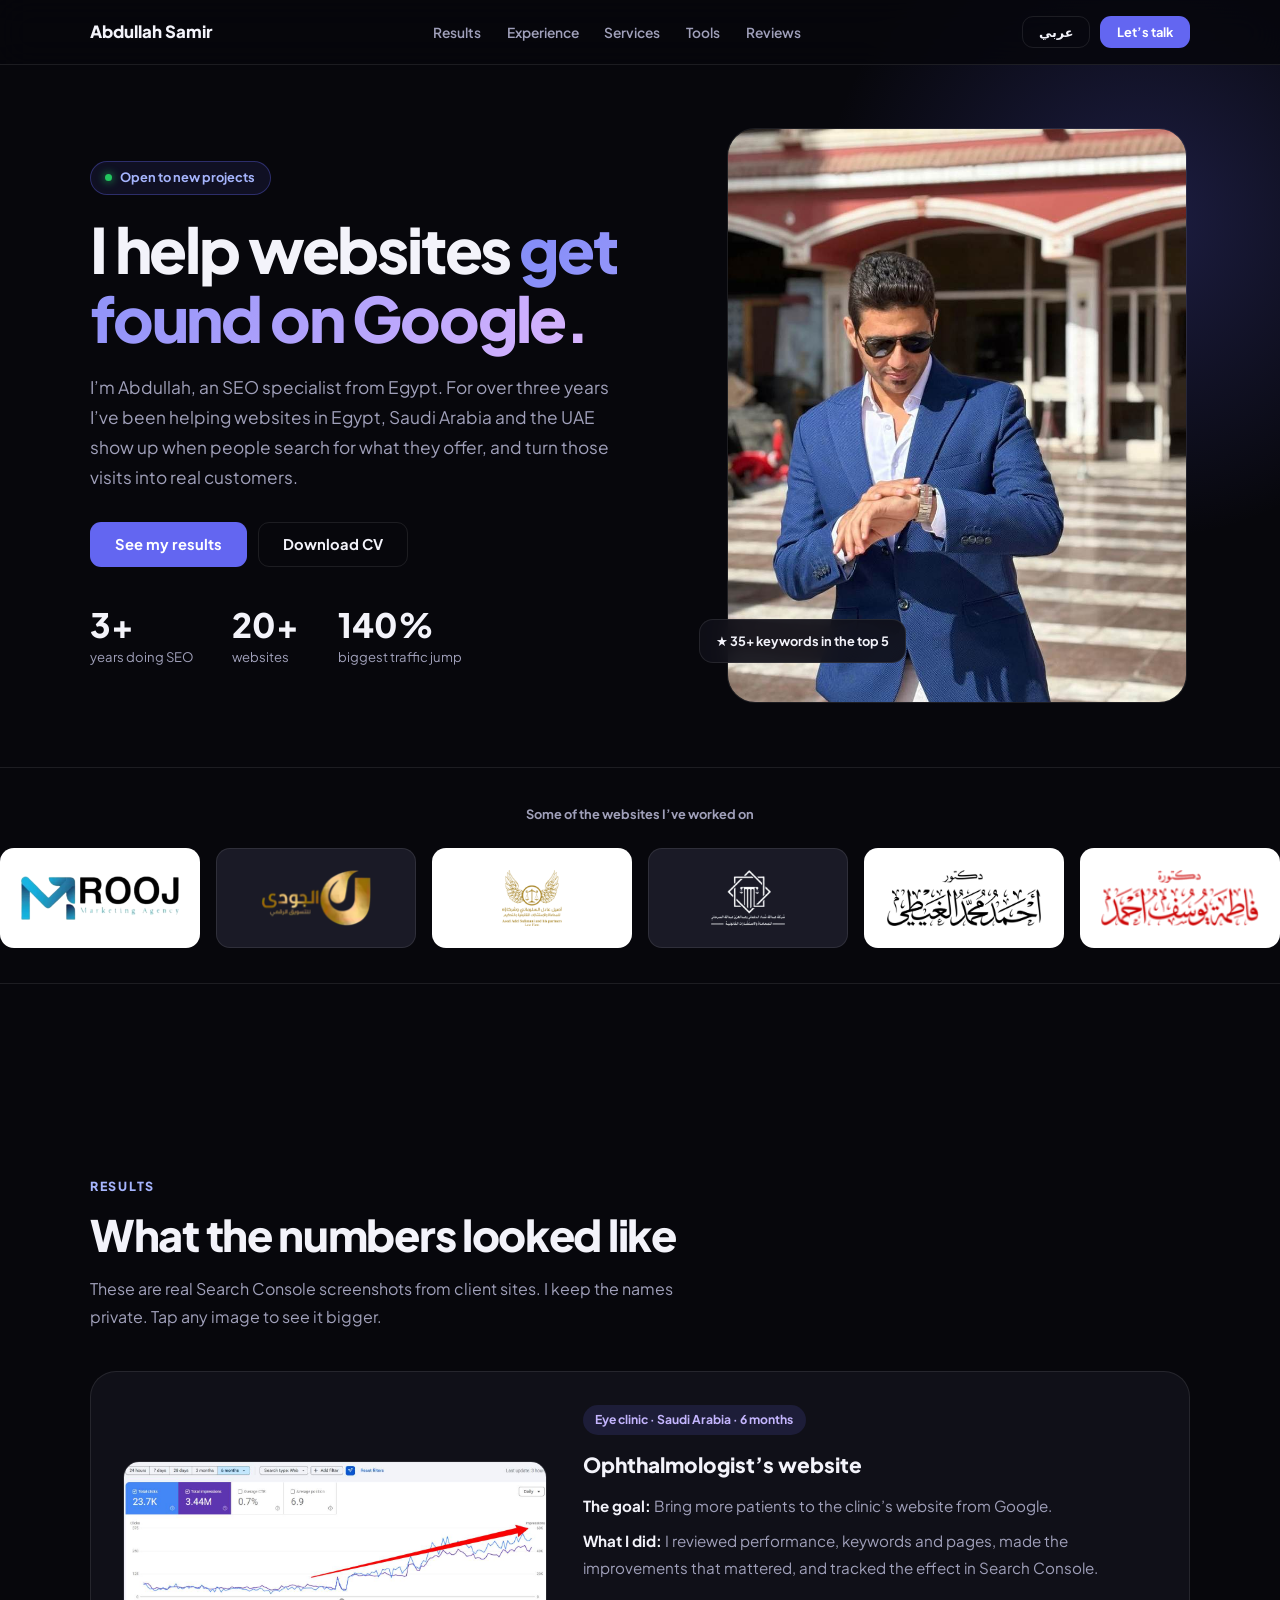
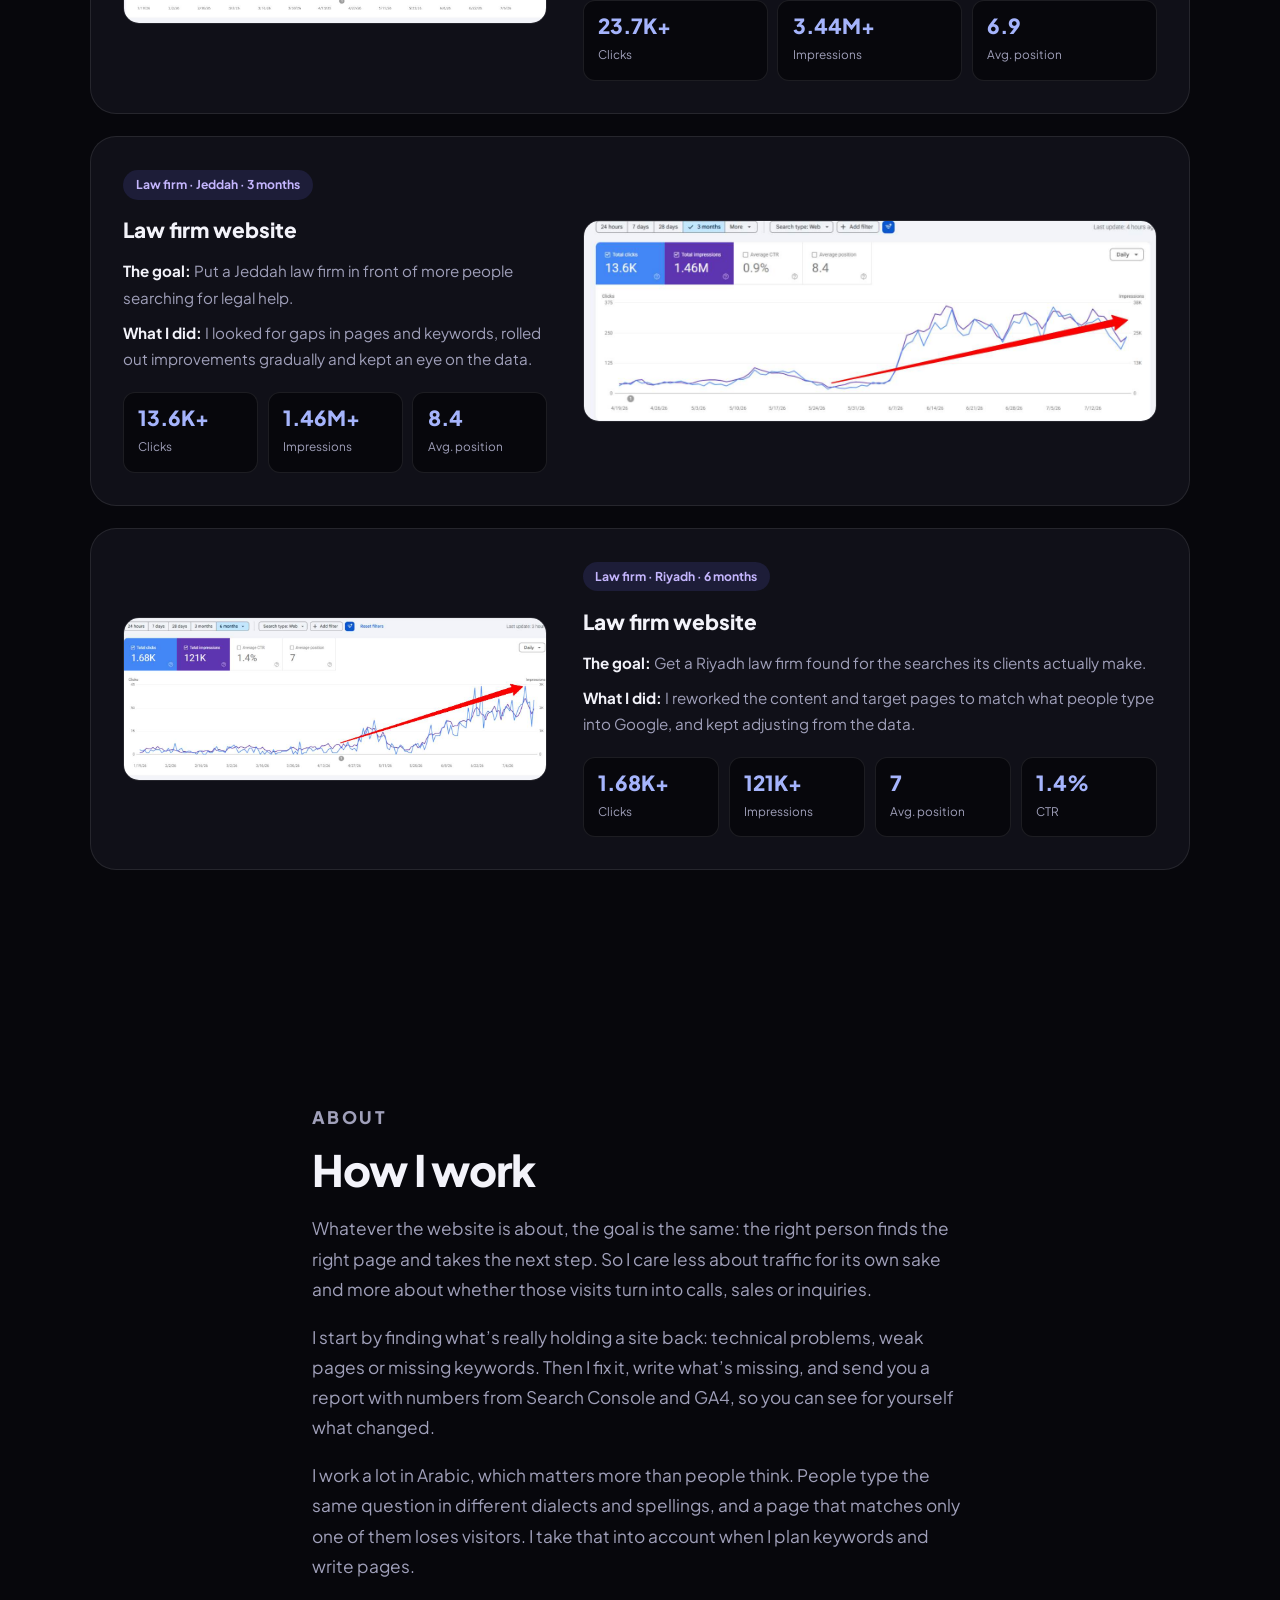
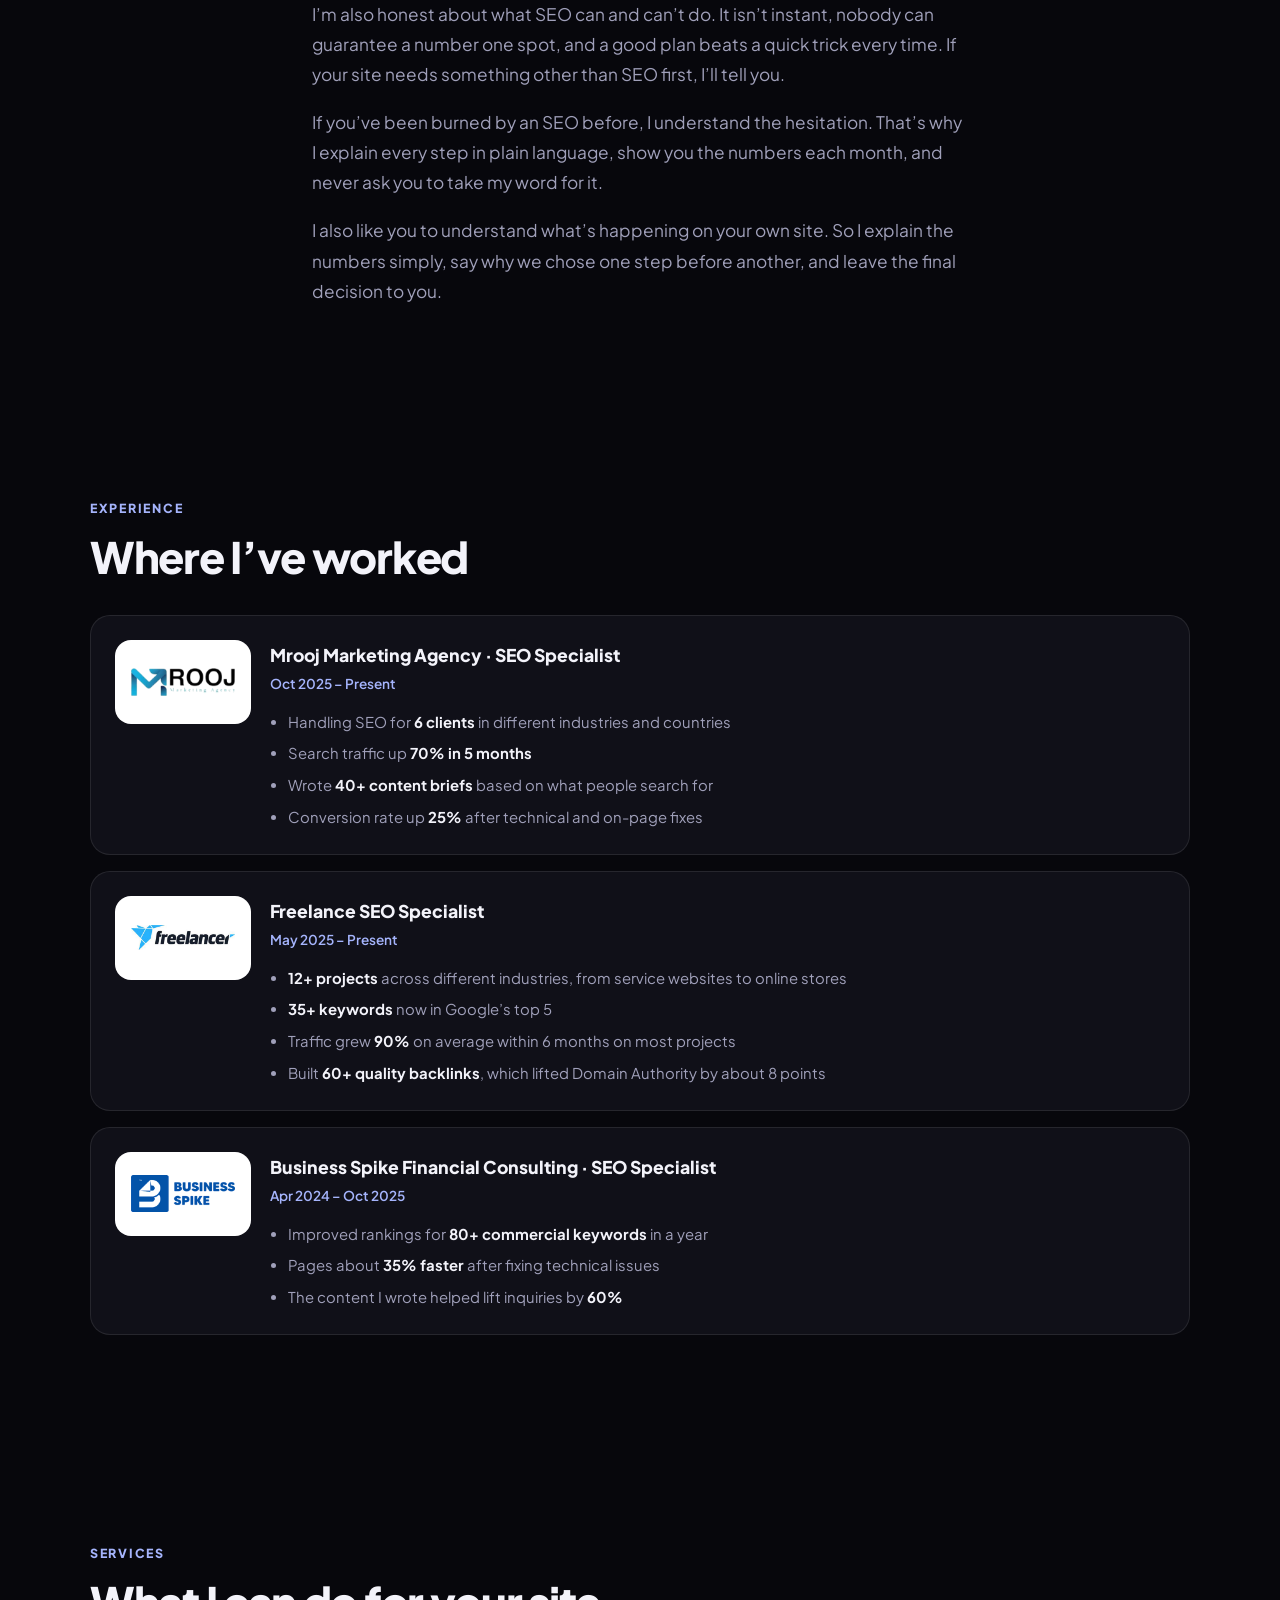
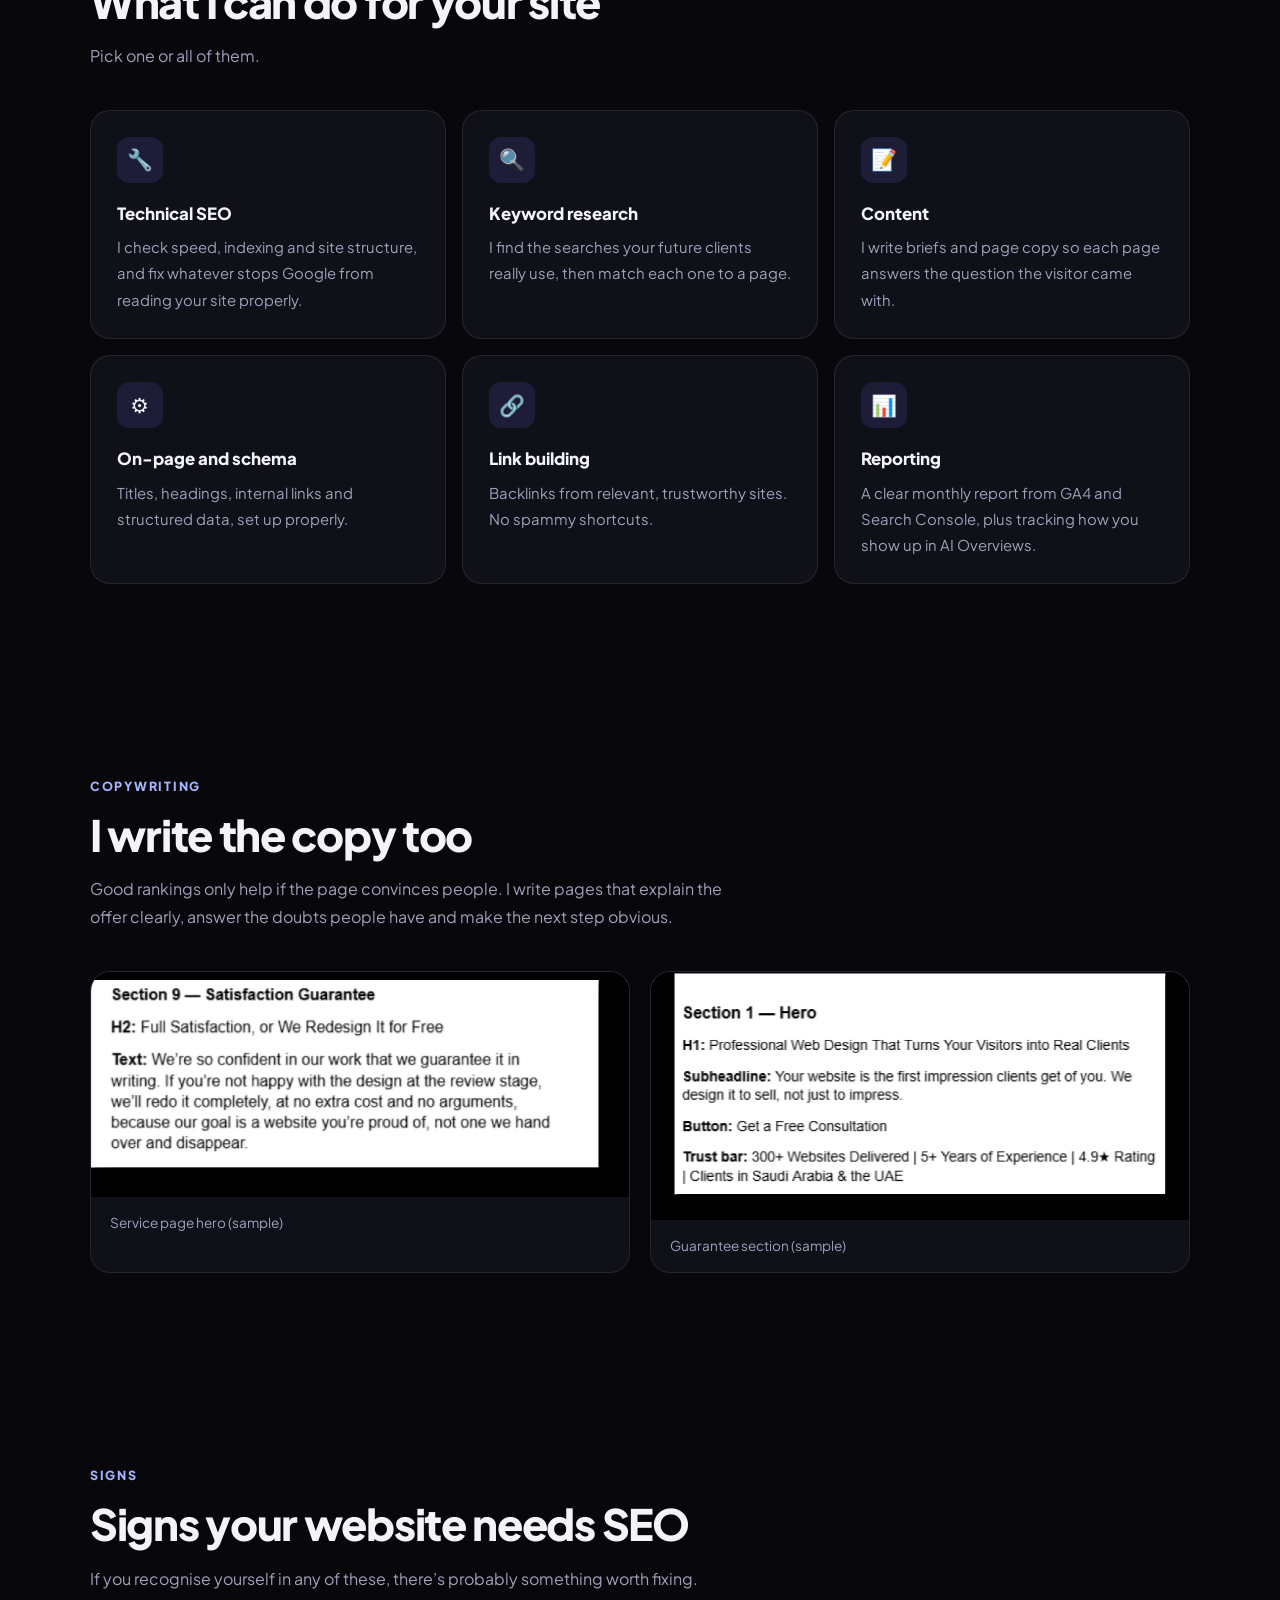
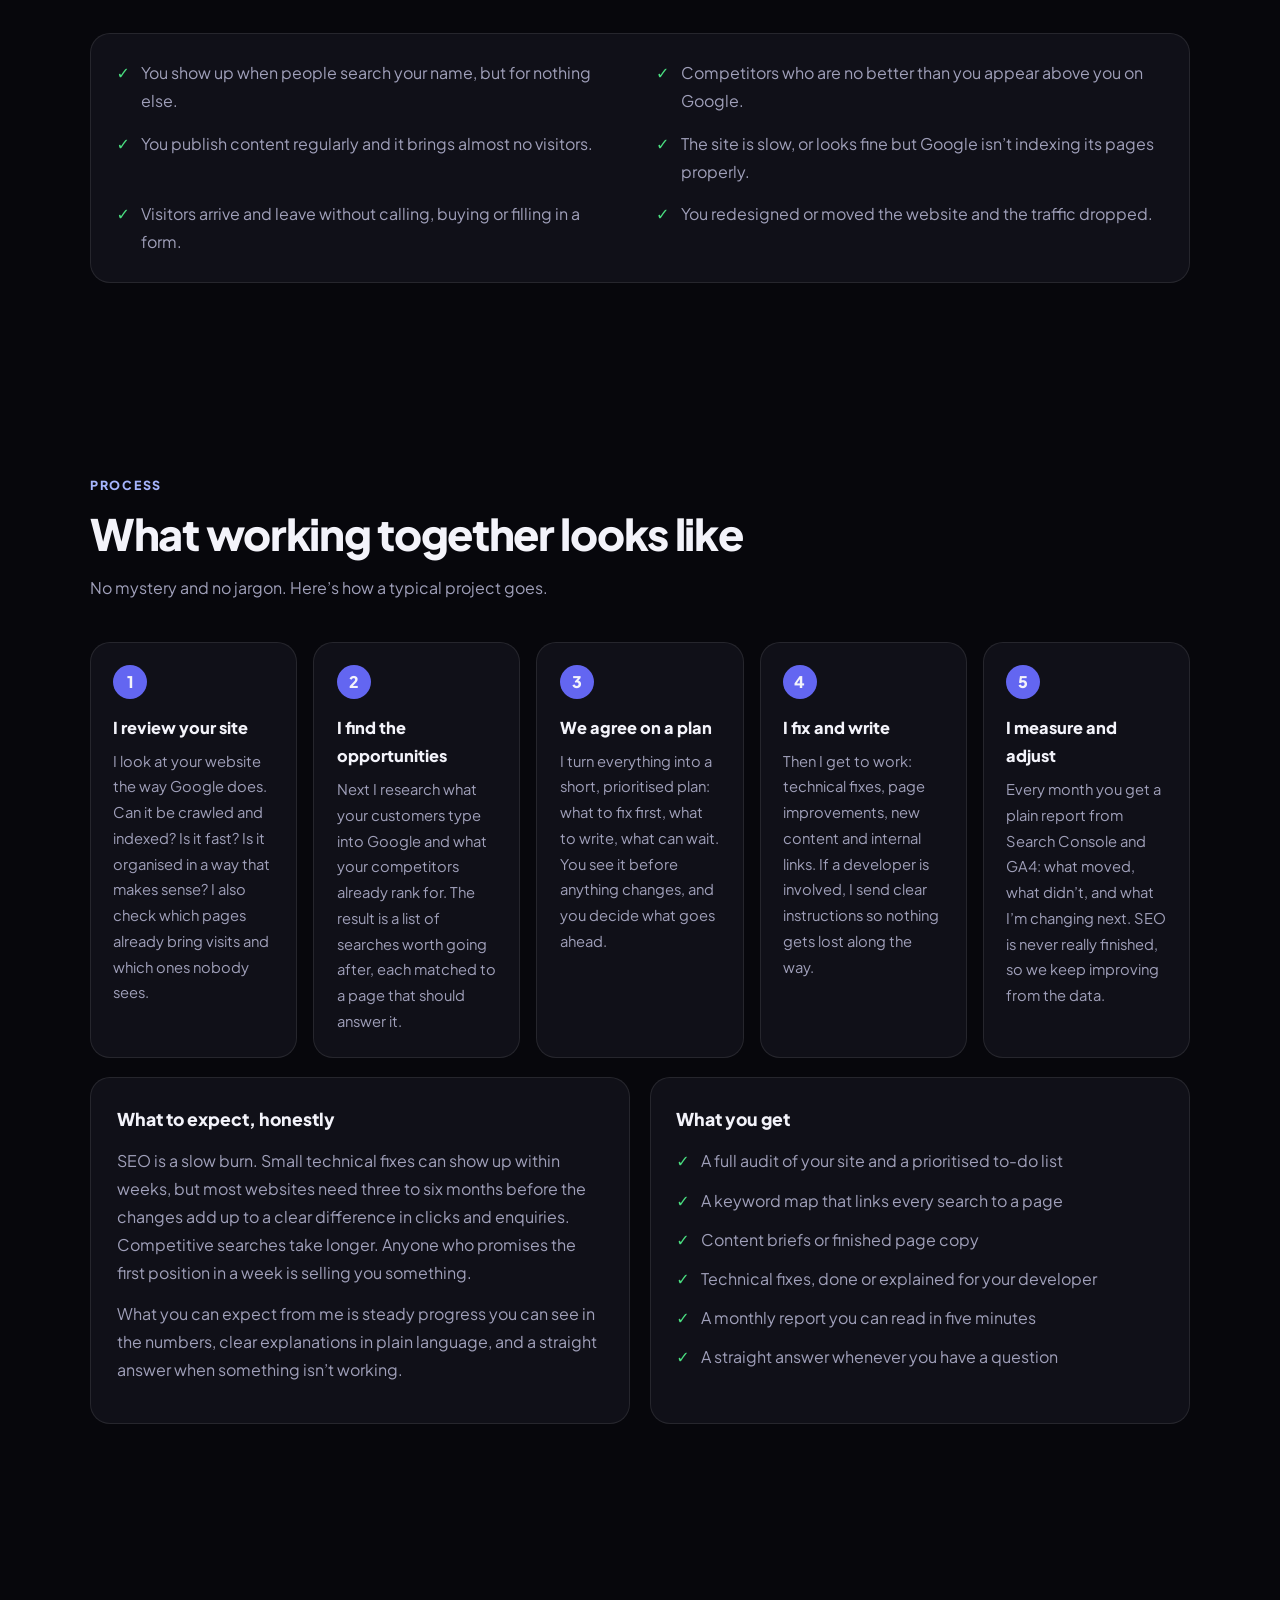
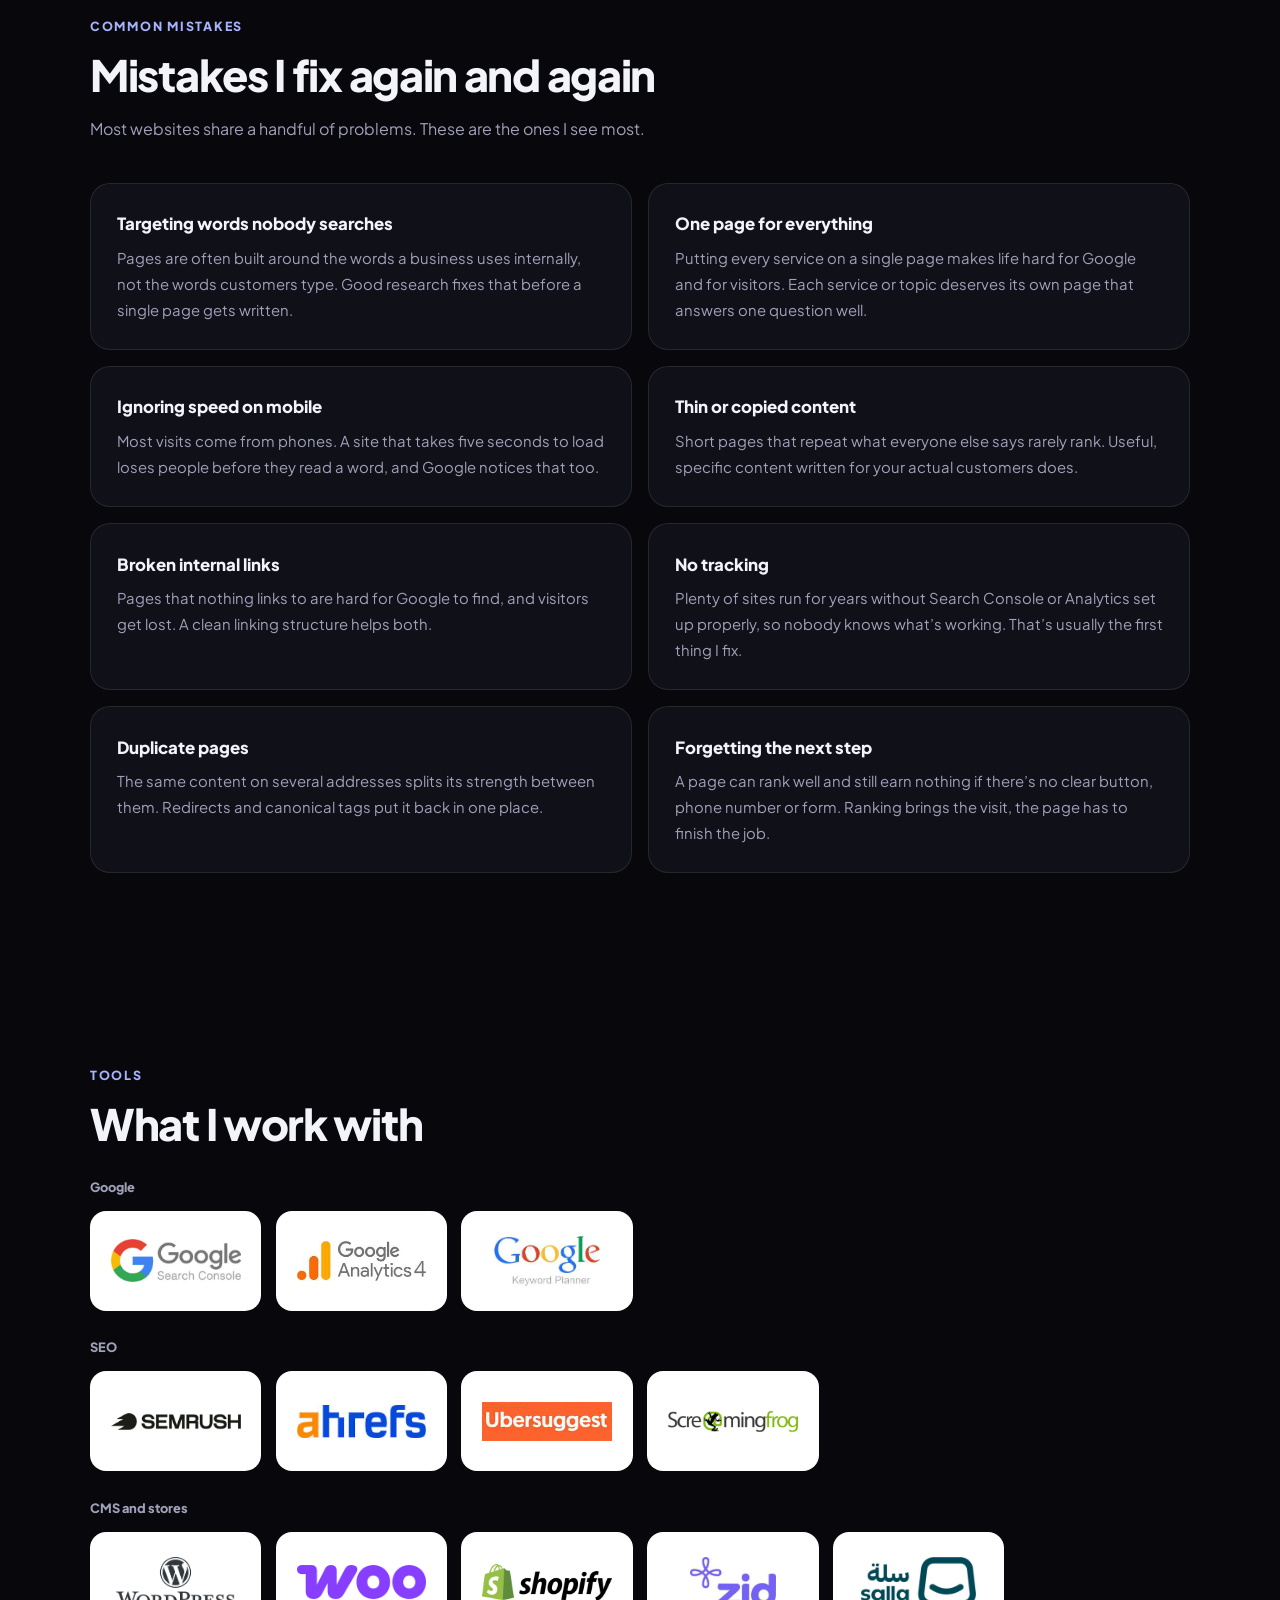
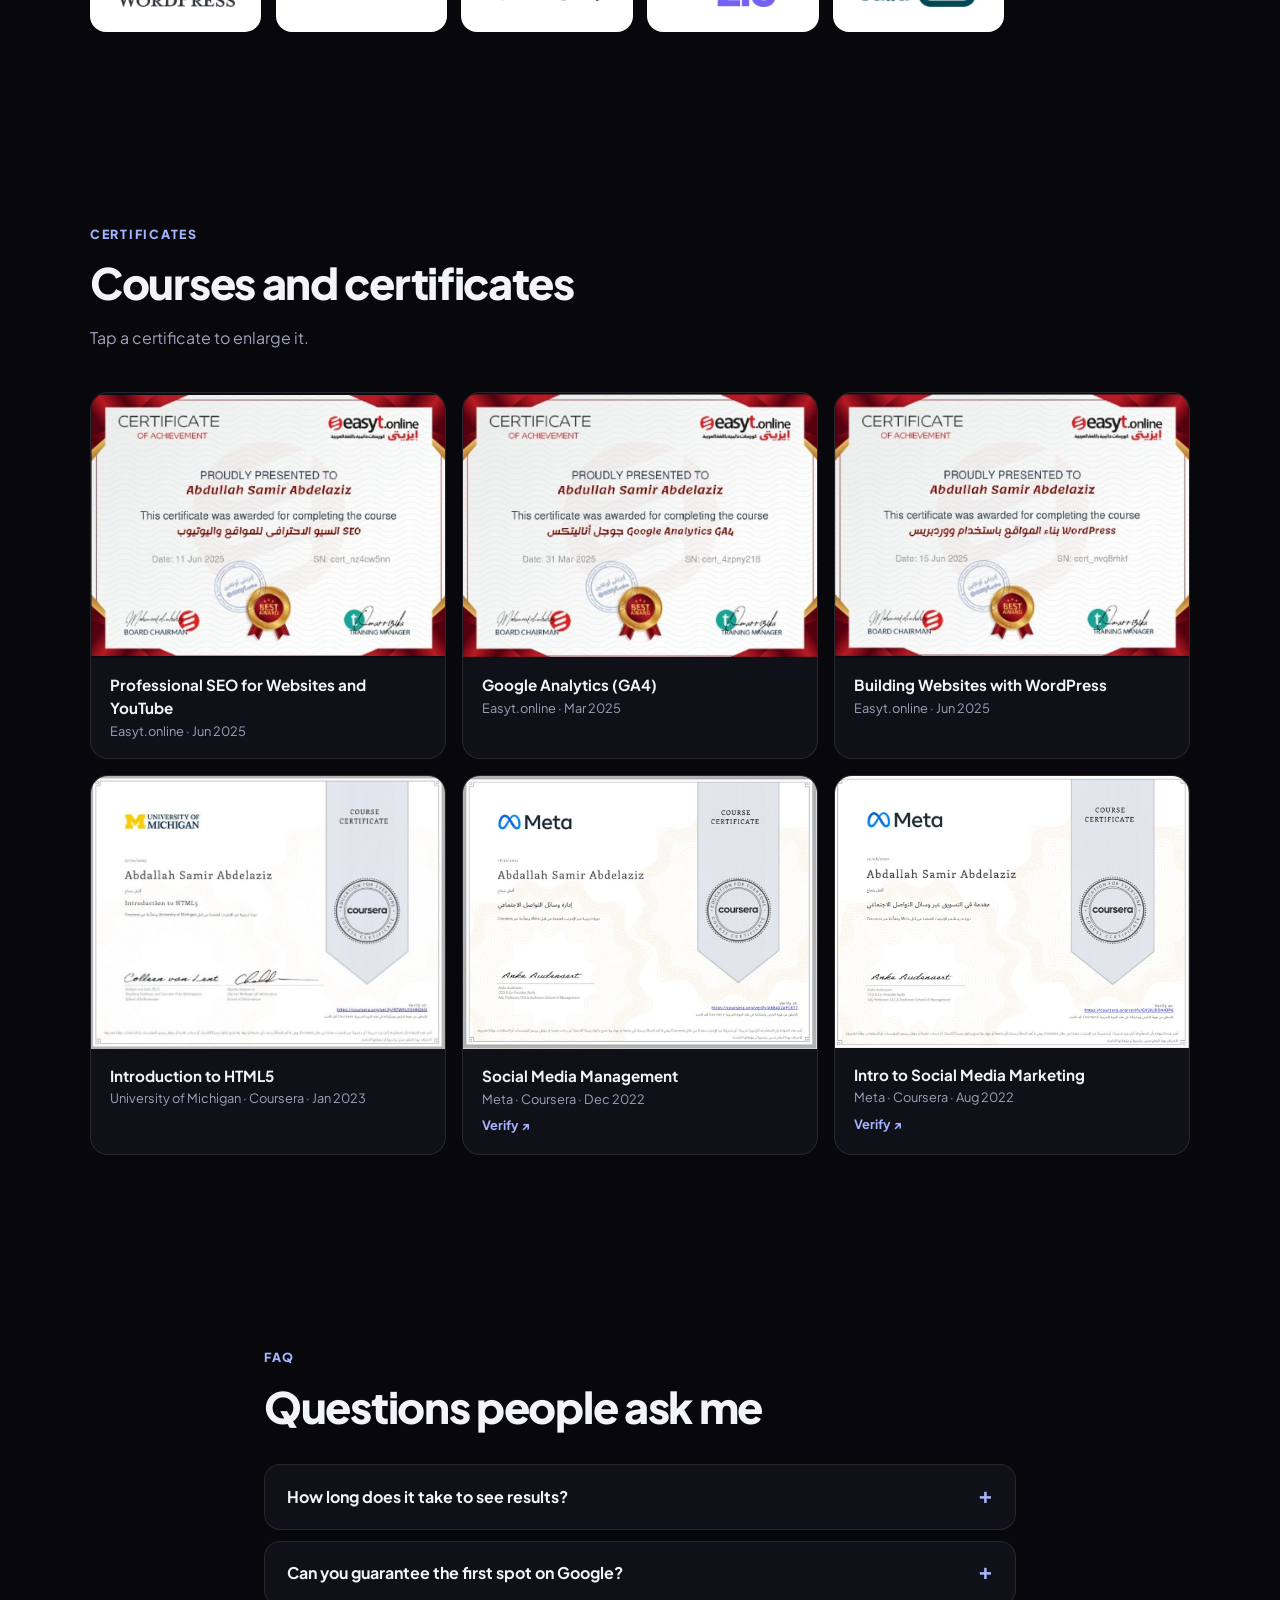
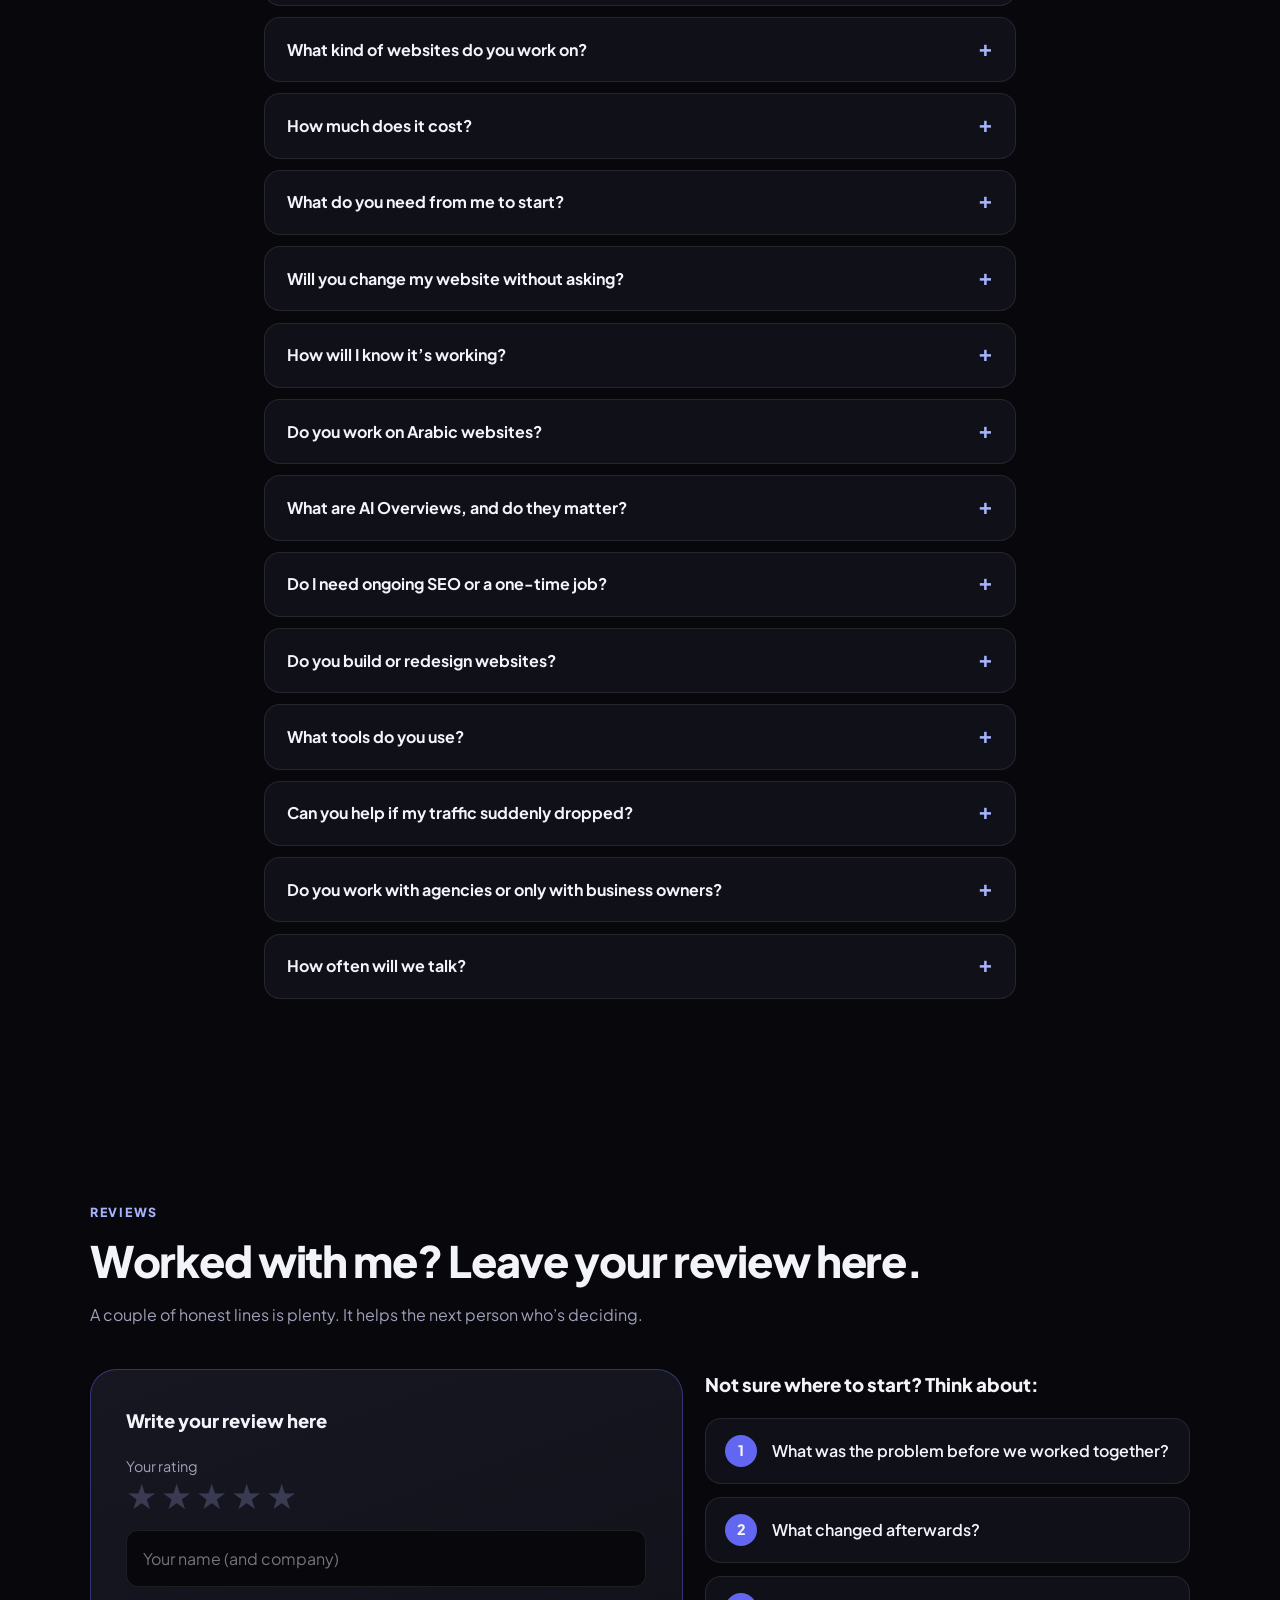
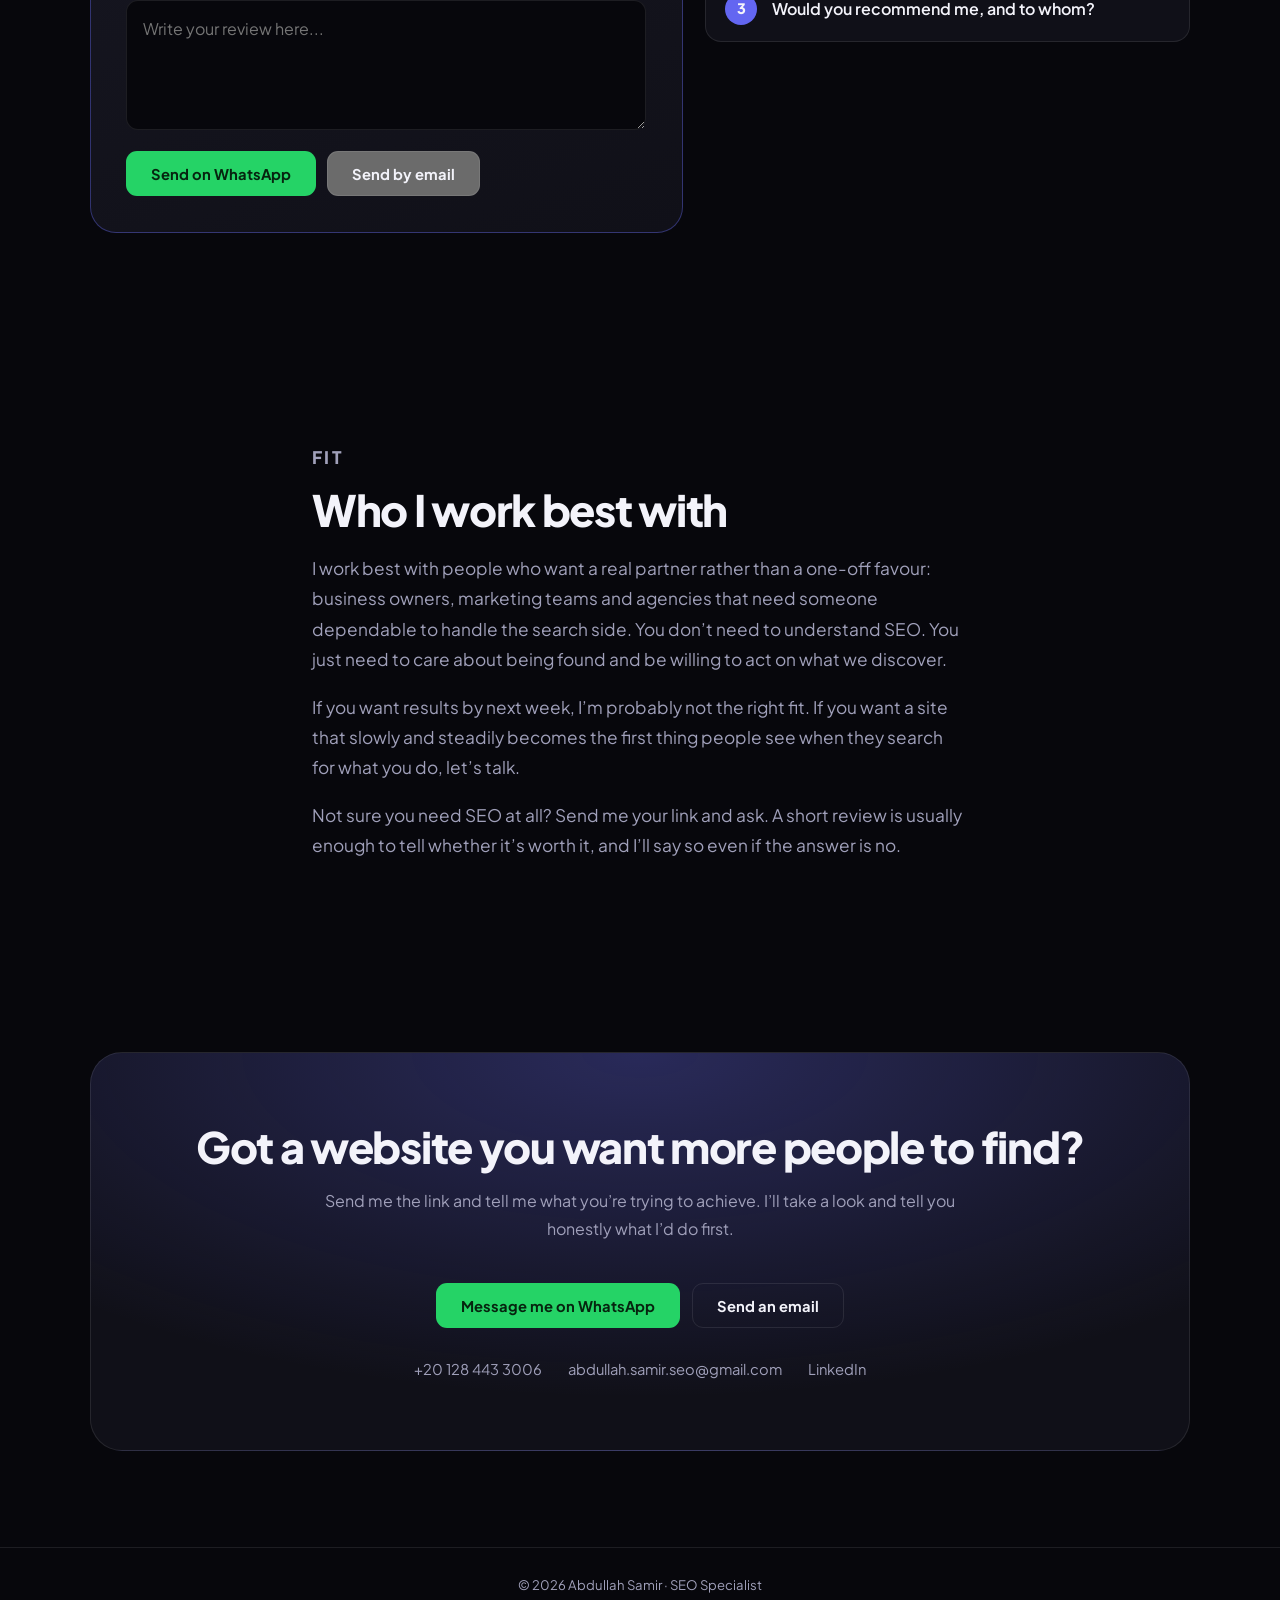
<file: en/index.html>
<!DOCTYPE html>
<html lang="en" dir="ltr"><head><meta charset="utf-8"><meta name="viewport" content="width=device-width,initial-scale=1,viewport-fit=cover">
<title>Abdullah Samir | SEO Specialist</title><meta name="description" content="SEO specialist helping websites get found on Google. Based in Egypt, working with clients in Egypt, Saudi Arabia and the UAE. Real Search Console results, no fluff.">
<link rel="canonical" href="https://abdullahseo-portfolio.vercel.app/en/"><link rel="alternate" hreflang="en" href="https://abdullahseo-portfolio.vercel.app/en/"><link rel="alternate" hreflang="ar" href="https://abdullahseo-portfolio.vercel.app/ar/"><link rel="alternate" hreflang="x-default" href="https://abdullahseo-portfolio.vercel.app/en/">
<meta property="og:title" content="Abdullah Samir | SEO Specialist"><meta property="og:description" content="SEO specialist helping websites get found on Google. Based in Egypt, working with clients in Egypt, Saudi Arabia and the UAE. Real Search Console results, no fluff."><meta property="og:type" content="website"><meta property="og:image" content="https://abdullahseo-portfolio.vercel.app/assets/abdullah-photo.jpg">
<link rel="preconnect" href="https://fonts.googleapis.com"><link rel="preconnect" href="https://fonts.gstatic.com" crossorigin>
<link href="https://fonts.googleapis.com/css2?family=Cairo:wght@400;600;700;800&family=Plus+Jakarta+Sans:wght@400;600;700;800&display=swap" rel="stylesheet">
<link rel="stylesheet" href="../assets/style.css?v=8"><script type="application/ld+json">{"@context":"https://schema.org","@type":"Person","name":"Abdullah Samir","jobTitle":"SEO Specialist","url":"https://abdullahseo-portfolio.vercel.app/en/","sameAs":["https://linkedin.com/in/abdallah-seo-specialist"],"knowsAbout":["SEO","Technical SEO","Content strategy","Google Search Console"]}</script><script type="application/ld+json">{"@context": "https://schema.org", "@type": "FAQPage", "mainEntity": [{"@type": "Question", "name": "How long does it take to see results?", "acceptedAnswer": {"@type": "Answer", "text": "Usually three to six months for a clear difference, sometimes sooner for technical fixes. It depends on how competitive your searches are and how much needs fixing. I’ll give you a realistic idea after the first review."}}, {"@type": "Question", "name": "Can you guarantee the first spot on Google?", "acceptedAnswer": {"@type": "Answer", "text": "No, and be careful with anyone who does. Google decides the rankings, not me. What I can promise is a clear plan, careful work and honest reporting, and the numbers show whether it’s working."}}, {"@type": "Question", "name": "What kind of websites do you work on?", "acceptedAnswer": {"@type": "Answer", "text": "Company sites, blogs, online stores, service websites, directories and more. The details change from one site to another, but the basics are the same: help Google understand the site and help visitors find what they came for."}}, {"@type": "Question", "name": "How much does it cost?", "acceptedAnswer": {"@type": "Answer", "text": "It depends on the size of the website and how much work it needs, so I don’t quote a fixed price before seeing it. Send me the link, tell me your goal, and I’ll come back with a clear proposal."}}, {"@type": "Question", "name": "What do you need from me to start?", "acceptedAnswer": {"@type": "Answer", "text": "Access to Google Search Console and Analytics if you have them, a quick chat about your business and customers, and the competitors you keep an eye on. If none of that is set up yet, I can help you set it up."}}, {"@type": "Question", "name": "Will you change my website without asking?", "acceptedAnswer": {"@type": "Answer", "text": "No. I show you what I plan to change and why before I touch anything. You approve, then I either make the changes or send clear instructions to your developer."}}, {"@type": "Question", "name": "How will I know it’s working?", "acceptedAnswer": {"@type": "Answer", "text": "You get a monthly report with clicks, impressions, rankings and visits, explained in plain words. The goal is always more calls, sales or enquiries, so we look at those too, not just rankings."}}, {"@type": "Question", "name": "Do you work on Arabic websites?", "acceptedAnswer": {"@type": "Answer", "text": "Yes, a large part of my work is on Arabic websites, and I also work in English. I can handle bilingual sites too, including the language setup Google needs to show the right version to the right person."}}, {"@type": "Question", "name": "What are AI Overviews, and do they matter?", "acceptedAnswer": {"@type": "Answer", "text": "They are the AI summaries Google now shows above some results. Pages that answer questions clearly and are well structured are more likely to be used in them, so I write and organise content with that in mind."}}, {"@type": "Question", "name": "Do I need ongoing SEO or a one-time job?", "acceptedAnswer": {"@type": "Answer", "text": "Some sites only need a one-off clean-up and a plan. Most do better with ongoing work, because search keeps changing and competitors keep publishing. We can start small and decide after the first months."}}, {"@type": "Question", "name": "Do you build or redesign websites?", "acceptedAnswer": {"@type": "Answer", "text": "My focus is search. I work on your existing site, in WordPress or whatever platform you use, or alongside your developer. If a redesign is planned, I’m happy to advise on the structure so you don’t lose the traffic you already have."}}, {"@type": "Question", "name": "What tools do you use?", "acceptedAnswer": {"@type": "Answer", "text": "Search Console and GA4 for the facts, Semrush, Ahrefs and Screaming Frog for research and audits, and WordPress or whatever platform your site runs on for the changes."}}, {"@type": "Question", "name": "Can you help if my traffic suddenly dropped?", "acceptedAnswer": {"@type": "Answer", "text": "Yes. I check for technical issues, algorithm updates, lost links and pages that changed, find out what moved, and put together a recovery plan. Sudden drops usually have a cause that can be found."}}, {"@type": "Question", "name": "Do you work with agencies or only with business owners?", "acceptedAnswer": {"@type": "Answer", "text": "Both. I can handle the SEO side for an agency’s clients quietly in the background, or work directly with the business owner. Whatever suits you better."}}, {"@type": "Question", "name": "How often will we talk?", "acceptedAnswer": {"@type": "Answer", "text": "As often as you like, but I keep it light: a short call at the start, a monthly report with a summary, and a message whenever something important comes up."}}]}</script></head><body>
<header class="nav"><div class="w"><a class="logo" href="#top">Abdullah Samir</a><ul class="links"><li><a href="#results">Results</a></li><li><a href="#experience">Experience</a></li><li><a href="#services">Services</a></li><li><a href="#tools">Tools</a></li><li><a href="#reviews">Reviews</a></li></ul><div class="nr"><a class="btn bo sm" href="../ar/index.html">عربي</a><a class="btn bp sm" href="#contact">Let’s talk</a><button class="burger" aria-label="Menu">☰</button></div></div></header>
<main id="top"><section class="hero"><div class="w"><div class="hg"><div><span class="pill">Open to new projects</span><h1>I help websites <em>get found on Google.</em></h1><p class="lead">I’m Abdullah, an SEO specialist from Egypt. For over three years I’ve been helping websites in Egypt, Saudi Arabia and the UAE show up when people search for what they offer, and turn those visits into real customers.</p>
<div class="acts"><a class="btn bp" href="#results">See my results</a><a class="btn bo" href="../assets/Abdullah-Samir-CV.pdf" download>Download CV</a></div>
<div class="stats"><div><b>3+</b><span>years doing SEO</span></div><div><b>20+</b><span>websites</span></div><div><b>140%</b><span>biggest traffic jump</span></div></div></div>
<div class="ph"><img src="../assets/abdullah-photo.jpg" alt="Abdullah Samir"><span class="chip c1">★ 35+ keywords in the top 5</span></div></div></div>
<div class="logos"><p>Some of the websites I’ve worked on</p><div class="mq"><div class="lt"><img data-lg src="../assets/client-mrooj.png" alt="mrooj"></div><div class="lt"><img data-lg src="../assets/client-al-judy.png" alt="al-judy"></div><div class="lt"><img data-lg src="../assets/client-aseel-sulimani.png" alt="aseel-sulimani"></div><div class="lt dk"><img data-lg src="../assets/client-law-firm-white.png" alt="law-firm-white"></div><div class="lt"><img data-lg src="../assets/client-dr-ahmed-alghaiti.png" alt="dr-ahmed-alghaiti"></div><div class="lt"><img data-lg src="../assets/client-dr-fatima-yousef.png" alt="dr-fatima-yousef"></div><div class="lt"><img data-lg src="../assets/client-ertikaa.png" alt="ertikaa"></div><div class="lt"><img data-lg src="../assets/client-b-logo.png" alt="b-logo"></div><div class="lt"><img data-lg src="../assets/client-bena2.png" alt="bena2"></div><div class="lt"><img data-lg src="../assets/client-jadwaak.png" alt="jadwaak"></div><div class="lt"><img data-lg src="../assets/client-plans.png" alt="plans"></div><div class="lt"><img data-lg src="../assets/client-raise-hub.png" alt="raise-hub"></div><div class="lt dk"><img data-lg src="../assets/client-white-icon.png" alt="white-icon"></div><div class="lt"><img data-lg src="../assets/client-dar-alkhaleej.png" alt="dar-alkhaleej"></div><div class="lt"><img data-lg src="../assets/client-mshhor.png" alt="mshhor"></div><div class="lt"><img data-lg src="../assets/client-msco.png" alt="msco"></div><div class="lt"><img data-lg src="../assets/client-alali-almutlaq.png" alt="alali-almutlaq"></div><div class="lt"><img data-lg src="../assets/client-mashroaak.png" alt="mashroaak"></div><div class="lt"><img data-lg src="../assets/client-mrooj.png" alt="mrooj"></div><div class="lt"><img data-lg src="../assets/client-al-judy.png" alt="al-judy"></div><div class="lt"><img data-lg src="../assets/client-aseel-sulimani.png" alt="aseel-sulimani"></div><div class="lt dk"><img data-lg src="../assets/client-law-firm-white.png" alt="law-firm-white"></div><div class="lt"><img data-lg src="../assets/client-dr-ahmed-alghaiti.png" alt="dr-ahmed-alghaiti"></div><div class="lt"><img data-lg src="../assets/client-dr-fatima-yousef.png" alt="dr-fatima-yousef"></div><div class="lt"><img data-lg src="../assets/client-ertikaa.png" alt="ertikaa"></div><div class="lt"><img data-lg src="../assets/client-b-logo.png" alt="b-logo"></div><div class="lt"><img data-lg src="../assets/client-bena2.png" alt="bena2"></div><div class="lt"><img data-lg src="../assets/client-jadwaak.png" alt="jadwaak"></div><div class="lt"><img data-lg src="../assets/client-plans.png" alt="plans"></div><div class="lt"><img data-lg src="../assets/client-raise-hub.png" alt="raise-hub"></div><div class="lt dk"><img data-lg src="../assets/client-white-icon.png" alt="white-icon"></div><div class="lt"><img data-lg src="../assets/client-dar-alkhaleej.png" alt="dar-alkhaleej"></div><div class="lt"><img data-lg src="../assets/client-mshhor.png" alt="mshhor"></div><div class="lt"><img data-lg src="../assets/client-msco.png" alt="msco"></div><div class="lt"><img data-lg src="../assets/client-alali-almutlaq.png" alt="alali-almutlaq"></div><div class="lt"><img data-lg src="../assets/client-mashroaak.png" alt="mashroaak"></div></div></div></section>
<section id="results"><div class="w"><p class="eb">Results</p><h2>What the numbers looked like</h2><p class="sub">These are real Search Console screenshots from client sites. I keep the names private. Tap any image to see it bigger.</p><article class="case"><div><span class="tag">Eye clinic · Saudi Arabia · 6 months</span><h3>Ophthalmologist’s website</h3><p><b>The goal:</b> Bring more patients to the clinic’s website from Google.</p><p><b>What I did:</b> I reviewed performance, keywords and pages, made the improvements that mattered, and tracked the effect in Search Console.</p><div class="kp"><div><b>23.7K+</b><span>Clicks</span></div><div><b>3.44M+</b><span>Impressions</span></div><div><b>6.9</b><span>Avg. position</span></div></div></div><div class="shot" data-zoom="../assets/gsc-ophthalmology.jpg"><img src="../assets/gsc-ophthalmology.jpg" alt="Search Console – Ophthalmologist’s website" loading="lazy"></div></article><article class="case"><div><span class="tag">Law firm · Jeddah · 3 months</span><h3>Law firm website</h3><p><b>The goal:</b> Put a Jeddah law firm in front of more people searching for legal help.</p><p><b>What I did:</b> I looked for gaps in pages and keywords, rolled out improvements gradually and kept an eye on the data.</p><div class="kp"><div><b>13.6K+</b><span>Clicks</span></div><div><b>1.46M+</b><span>Impressions</span></div><div><b>8.4</b><span>Avg. position</span></div></div></div><div class="shot" data-zoom="../assets/gsc-law-jeddah.jpg"><img src="../assets/gsc-law-jeddah.jpg" alt="Search Console – Law firm website" loading="lazy"></div></article><article class="case"><div><span class="tag">Law firm · Riyadh · 6 months</span><h3>Law firm website</h3><p><b>The goal:</b> Get a Riyadh law firm found for the searches its clients actually make.</p><p><b>What I did:</b> I reworked the content and target pages to match what people type into Google, and kept adjusting from the data.</p><div class="kp"><div><b>1.68K+</b><span>Clicks</span></div><div><b>121K+</b><span>Impressions</span></div><div><b>7</b><span>Avg. position</span></div><div><b>1.4%</b><span>CTR</span></div></div></div><div class="shot" data-zoom="../assets/gsc-law-riyadh.jpg"><img src="../assets/gsc-law-riyadh.jpg" alt="Search Console – Law firm website" loading="lazy"></div></article></div></section>
<section><div class="w ab"><p class="eb">About</p><h2>How I work</h2><p>Whatever the website is about, the goal is the same: the right person finds the right page and takes the next step. So I care less about traffic for its own sake and more about whether those visits turn into calls, sales or inquiries.</p><p>I start by finding what’s really holding a site back: technical problems, weak pages or missing keywords. Then I fix it, write what’s missing, and send you a report with numbers from Search Console and GA4, so you can see for yourself what changed.</p><p>I work a lot in Arabic, which matters more than people think. People type the same question in different dialects and spellings, and a page that matches only one of them loses visitors. I take that into account when I plan keywords and write pages.</p><p>I’m also honest about what SEO can and can’t do. It isn’t instant, nobody can guarantee a number one spot, and a good plan beats a quick trick every time. If your site needs something other than SEO first, I’ll tell you.</p><p>If you’ve been burned by an SEO before, I understand the hesitation. That’s why I explain every step in plain language, show you the numbers each month, and never ask you to take my word for it.</p><p>I also like you to understand what’s happening on your own site. So I explain the numbers simply, say why we chose one step before another, and leave the final decision to you.</p></div></section>
<section id="experience"><div class="w"><p class="eb">Experience</p><h2>Where I’ve worked</h2><div style="margin-top:2rem"><div class="job"><div class="lg"><img data-lg src="../assets/logo-mrooj.png" alt=""></div><div><h3>Mrooj Marketing Agency · SEO Specialist</h3><p class="mt">Oct 2025 – Present</p><ul><li>Handling SEO for <b>6 clients</b> in different industries and countries</li><li>Search traffic up <b>70% in 5 months</b></li><li>Wrote <b>40+ content briefs</b> based on what people search for</li><li>Conversion rate up <b>25%</b> after technical and on-page fixes</li></ul></div></div><div class="job"><div class="lg"><img data-lg src="../assets/logo-freelancer.png" alt=""></div><div><h3>Freelance SEO Specialist</h3><p class="mt">May 2025 – Present</p><ul><li><b>12+ projects</b> across different industries, from service websites to online stores</li><li><b>35+ keywords</b> now in Google’s top 5</li><li>Traffic grew <b>90%</b> on average within 6 months on most projects</li><li>Built <b>60+ quality backlinks</b>, which lifted Domain Authority by about 8 points</li></ul></div></div><div class="job"><div class="lg"><img data-lg src="../assets/logo-business-spike.png" alt=""></div><div><h3>Business Spike Financial Consulting · SEO Specialist</h3><p class="mt">Apr 2024 – Oct 2025</p><ul><li>Improved rankings for <b>80+ commercial keywords</b> in a year</li><li>Pages about <b>35% faster</b> after fixing technical issues</li><li>The content I wrote helped lift inquiries by <b>60%</b></li></ul></div></div></div></div></section>
<section id="services"><div class="w"><p class="eb">Services</p><h2>What I can do for your site</h2><p class="sub">Pick one or all of them.</p><div class="sv"><div class="card"><div class="ic">🔧</div><h3>Technical SEO</h3><p>I check speed, indexing and site structure, and fix whatever stops Google from reading your site properly.</p></div><div class="card"><div class="ic">🔍</div><h3>Keyword research</h3><p>I find the searches your future clients really use, then match each one to a page.</p></div><div class="card"><div class="ic">📝</div><h3>Content</h3><p>I write briefs and page copy so each page answers the question the visitor came with.</p></div><div class="card"><div class="ic">⚙️</div><h3>On-page and schema</h3><p>Titles, headings, internal links and structured data, set up properly.</p></div><div class="card"><div class="ic">🔗</div><h3>Link building</h3><p>Backlinks from relevant, trustworthy sites. No spammy shortcuts.</p></div><div class="card"><div class="ic">📊</div><h3>Reporting</h3><p>A clear monthly report from GA4 and Search Console, plus tracking how you show up in AI Overviews.</p></div></div></div></section>
<section><div class="w"><p class="eb">Copywriting</p><h2>I write the copy too</h2><p class="sub">Good rankings only help if the page convinces people. I write pages that explain the offer clearly, answer the doubts people have and make the next step obvious.</p><div class="cp"><figure data-zoom="../assets/copy-hero.jpg"><img src="../assets/copy-hero.jpg" alt="" loading="lazy"><figcaption>Service page hero (sample)</figcaption></figure><figure data-zoom="../assets/copy-guarantee.jpg"><img src="../assets/copy-guarantee.jpg" alt="" loading="lazy"><figcaption>Guarantee section (sample)</figcaption></figure></div></div></section>
<section><div class="w"><p class="eb">Signs</p><h2>Signs your website needs SEO</h2><p class="sub">If you recognise yourself in any of these, there’s probably something worth fixing.</p><div class="box"><ul class="ck cols"><li>You show up when people search your name, but for nothing else.</li><li>Competitors who are no better than you appear above you on Google.</li><li>You publish content regularly and it brings almost no visitors.</li><li>The site is slow, or looks fine but Google isn’t indexing its pages properly.</li><li>Visitors arrive and leave without calling, buying or filling in a form.</li><li>You redesigned or moved the website and the traffic dropped.</li></ul></div></div></section>
<section id="process"><div class="w"><p class="eb">Process</p><h2>What working together looks like</h2><p class="sub">No mystery and no jargon. Here’s how a typical project goes.</p><div class="steps"><div class="step"><h3>I review your site</h3><p>I look at your website the way Google does. Can it be crawled and indexed? Is it fast? Is it organised in a way that makes sense? I also check which pages already bring visits and which ones nobody sees.</p></div><div class="step"><h3>I find the opportunities</h3><p>Next I research what your customers type into Google and what your competitors already rank for. The result is a list of searches worth going after, each matched to a page that should answer it.</p></div><div class="step"><h3>We agree on a plan</h3><p>I turn everything into a short, prioritised plan: what to fix first, what to write, what can wait. You see it before anything changes, and you decide what goes ahead.</p></div><div class="step"><h3>I fix and write</h3><p>Then I get to work: technical fixes, page improvements, new content and internal links. If a developer is involved, I send clear instructions so nothing gets lost along the way.</p></div><div class="step"><h3>I measure and adjust</h3><p>Every month you get a plain report from Search Console and GA4: what moved, what didn’t, and what I’m changing next. SEO is never really finished, so we keep improving from the data.</p></div></div><div class="two"><div class="box"><h3>What to expect, honestly</h3><p>SEO is a slow burn. Small technical fixes can show up within weeks, but most websites need three to six months before the changes add up to a clear difference in clicks and enquiries. Competitive searches take longer. Anyone who promises the first position in a week is selling you something.</p><p>What you can expect from me is steady progress you can see in the numbers, clear explanations in plain language, and a straight answer when something isn’t working.</p></div><div class="box"><h3>What you get</h3><ul class="ck"><li>A full audit of your site and a prioritised to-do list</li><li>A keyword map that links every search to a page</li><li>Content briefs or finished page copy</li><li>Technical fixes, done or explained for your developer</li><li>A monthly report you can read in five minutes</li><li>A straight answer whenever you have a question</li></ul></div></div></div></section>
<section><div class="w"><p class="eb">Common mistakes</p><h2>Mistakes I fix again and again</h2><p class="sub">Most websites share a handful of problems. These are the ones I see most.</p><div class="g2"><div class="card"><h3>Targeting words nobody searches</h3><p>Pages are often built around the words a business uses internally, not the words customers type. Good research fixes that before a single page gets written.</p></div><div class="card"><h3>One page for everything</h3><p>Putting every service on a single page makes life hard for Google and for visitors. Each service or topic deserves its own page that answers one question well.</p></div><div class="card"><h3>Ignoring speed on mobile</h3><p>Most visits come from phones. A site that takes five seconds to load loses people before they read a word, and Google notices that too.</p></div><div class="card"><h3>Thin or copied content</h3><p>Short pages that repeat what everyone else says rarely rank. Useful, specific content written for your actual customers does.</p></div><div class="card"><h3>Broken internal links</h3><p>Pages that nothing links to are hard for Google to find, and visitors get lost. A clean linking structure helps both.</p></div><div class="card"><h3>No tracking</h3><p>Plenty of sites run for years without Search Console or Analytics set up properly, so nobody knows what’s working. That’s usually the first thing I fix.</p></div><div class="card"><h3>Duplicate pages</h3><p>The same content on several addresses splits its strength between them. Redirects and canonical tags put it back in one place.</p></div><div class="card"><h3>Forgetting the next step</h3><p>A page can rank well and still earn nothing if there’s no clear button, phone number or form. Ranking brings the visit, the page has to finish the job.</p></div></div></div></section>
<section id="tools"><div class="w"><p class="eb">Tools</p><h2>What I work with</h2><p class="tl">Google</p><div class="tg"><div class="tool"><img data-lg src="../assets/logo-search-console.png" alt="Search Console" loading="lazy"></div><div class="tool"><img data-lg src="../assets/logo-ga4.png" alt="Google Analytics 4" loading="lazy"></div><div class="tool"><img data-lg src="../assets/logo-keyword-planner.png" alt="Keyword Planner" loading="lazy"></div></div><p class="tl">SEO</p><div class="tg"><div class="tool"><img data-lg src="../assets/logo-semrush.png" alt="Semrush" loading="lazy"></div><div class="tool"><img data-lg src="../assets/logo-ahrefs.png" alt="Ahrefs" loading="lazy"></div><div class="tool"><img data-lg src="../assets/logo-ubersuggest.png" alt="Ubersuggest" loading="lazy"></div><div class="tool"><img data-lg src="../assets/logo-screaming-frog.png" alt="Screaming Frog" loading="lazy"></div></div><p class="tl">CMS and stores</p><div class="tg"><div class="tool"><img data-lg src="../assets/logo-wordpress.png" alt="WordPress" loading="lazy"></div><div class="tool"><img data-lg src="../assets/logo-woocommerce.png" alt="WooCommerce" loading="lazy"></div><div class="tool"><img data-lg src="../assets/logo-shopify.png" alt="Shopify" loading="lazy"></div><div class="tool"><img data-lg src="../assets/logo-zid.png" alt="Zid" loading="lazy"></div><div class="tool"><img data-lg src="../assets/logo-salla.png" alt="Salla" loading="lazy"></div></div></div></section>
<section><div class="w"><p class="eb">Certificates</p><h2>Courses and certificates</h2><p class="sub">Tap a certificate to enlarge it.</p><div class="cg"><div class="cert"><div class="im" data-zoom="../assets/cert-seo.jpg"><img src="../assets/cert-seo.jpg" alt="Professional SEO for Websites and YouTube" loading="lazy"></div><div class="i"><h3>Professional SEO for Websites and YouTube</h3><p>Easyt.online · Jun 2025</p></div></div><div class="cert"><div class="im" data-zoom="../assets/cert-ga4.jpg"><img src="../assets/cert-ga4.jpg" alt="Google Analytics (GA4)" loading="lazy"></div><div class="i"><h3>Google Analytics (GA4)</h3><p>Easyt.online · Mar 2025</p></div></div><div class="cert"><div class="im" data-zoom="../assets/cert-wordpress.jpg"><img src="../assets/cert-wordpress.jpg" alt="Building Websites with WordPress" loading="lazy"></div><div class="i"><h3>Building Websites with WordPress</h3><p>Easyt.online · Jun 2025</p></div></div><div class="cert"><div class="im" data-zoom="../assets/cert-html5.jpg"><img src="../assets/cert-html5.jpg" alt="Introduction to HTML5" loading="lazy"></div><div class="i"><h3>Introduction to HTML5</h3><p>University of Michigan · Coursera · Jan 2023</p></div></div><div class="cert"><div class="im" data-zoom="../assets/cert-meta-management.jpg"><img src="../assets/cert-meta-management.jpg" alt="Social Media Management" loading="lazy"></div><div class="i"><h3>Social Media Management</h3><p>Meta · Coursera · Dec 2022</p><a href="https://coursera.org/verify/A684X2APLRT7" target="_blank" rel="noopener">Verify ↗</a></div></div><div class="cert"><div class="im" data-zoom="../assets/cert-meta-intro.jpg"><img src="../assets/cert-meta-intro.jpg" alt="Intro to Social Media Marketing" loading="lazy"></div><div class="i"><h3>Intro to Social Media Marketing</h3><p>Meta · Coursera · Aug 2022</p><a href="https://coursera.org/verify/G92JUDDA43P6" target="_blank" rel="noopener">Verify ↗</a></div></div></div></div></section>
<section id="faq"><div class="w faq"><p class="eb">FAQ</p><h2>Questions people ask me</h2><div style="margin-top:2rem"><details><summary>How long does it take to see results?</summary><p>Usually three to six months for a clear difference, sometimes sooner for technical fixes. It depends on how competitive your searches are and how much needs fixing. I’ll give you a realistic idea after the first review.</p></details><details><summary>Can you guarantee the first spot on Google?</summary><p>No, and be careful with anyone who does. Google decides the rankings, not me. What I can promise is a clear plan, careful work and honest reporting, and the numbers show whether it’s working.</p></details><details><summary>What kind of websites do you work on?</summary><p>Company sites, blogs, online stores, service websites, directories and more. The details change from one site to another, but the basics are the same: help Google understand the site and help visitors find what they came for.</p></details><details><summary>How much does it cost?</summary><p>It depends on the size of the website and how much work it needs, so I don’t quote a fixed price before seeing it. Send me the link, tell me your goal, and I’ll come back with a clear proposal.</p></details><details><summary>What do you need from me to start?</summary><p>Access to Google Search Console and Analytics if you have them, a quick chat about your business and customers, and the competitors you keep an eye on. If none of that is set up yet, I can help you set it up.</p></details><details><summary>Will you change my website without asking?</summary><p>No. I show you what I plan to change and why before I touch anything. You approve, then I either make the changes or send clear instructions to your developer.</p></details><details><summary>How will I know it’s working?</summary><p>You get a monthly report with clicks, impressions, rankings and visits, explained in plain words. The goal is always more calls, sales or enquiries, so we look at those too, not just rankings.</p></details><details><summary>Do you work on Arabic websites?</summary><p>Yes, a large part of my work is on Arabic websites, and I also work in English. I can handle bilingual sites too, including the language setup Google needs to show the right version to the right person.</p></details><details><summary>What are AI Overviews, and do they matter?</summary><p>They are the AI summaries Google now shows above some results. Pages that answer questions clearly and are well structured are more likely to be used in them, so I write and organise content with that in mind.</p></details><details><summary>Do I need ongoing SEO or a one-time job?</summary><p>Some sites only need a one-off clean-up and a plan. Most do better with ongoing work, because search keeps changing and competitors keep publishing. We can start small and decide after the first months.</p></details><details><summary>Do you build or redesign websites?</summary><p>My focus is search. I work on your existing site, in WordPress or whatever platform you use, or alongside your developer. If a redesign is planned, I’m happy to advise on the structure so you don’t lose the traffic you already have.</p></details><details><summary>What tools do you use?</summary><p>Search Console and GA4 for the facts, Semrush, Ahrefs and Screaming Frog for research and audits, and WordPress or whatever platform your site runs on for the changes.</p></details><details><summary>Can you help if my traffic suddenly dropped?</summary><p>Yes. I check for technical issues, algorithm updates, lost links and pages that changed, find out what moved, and put together a recovery plan. Sudden drops usually have a cause that can be found.</p></details><details><summary>Do you work with agencies or only with business owners?</summary><p>Both. I can handle the SEO side for an agency’s clients quietly in the background, or work directly with the business owner. Whatever suits you better.</p></details><details><summary>How often will we talk?</summary><p>As often as you like, but I keep it light: a short call at the start, a monthly report with a summary, and a message whenever something important comes up.</p></details></div></div></section>
<section id="reviews"><div class="w"><p class="eb">Reviews</p><h2>Worked with me? Leave your review here.</h2><p class="sub">A couple of honest lines is plenty. It helps the next person who’s deciding.</p>
<div class="rv"><form class="rf" id="rf" onsubmit="return false" data-t="New review for Abdullah Samir" data-wa="https://wa.me/201284433006" data-mail="mailto:abdullah.samir.seo@gmail.com"><h3>Write your review here</h3><p style="color:var(--m);font-size:.9rem">Your rating</p><div class="stars"><button type="button" aria-label="1">★</button><button type="button" aria-label="2">★</button><button type="button" aria-label="3">★</button><button type="button" aria-label="4">★</button><button type="button" aria-label="5">★</button></div>
<input name="n" placeholder="Your name (and company)"><textarea name="x" placeholder="Write your review here..."></textarea><p class="err" hidden>Please pick a star rating and write a few words.</p><div class="acts"><button type="button" class="btn wa" data-send="wa">Send on WhatsApp</button><button type="button" class="btn bo" data-send="mail">Send by email</button></div></form>
<div><h3 style="font-weight:800">Not sure where to start? Think about:</h3><ol class="qs"><li>What was the problem before we worked together?</li><li>What changed afterwards?</li><li>Would you recommend me, and to whom?</li></ol></div></div><div class="rl" id="rvl"></div></div></section>
<section><div class="w ab"><p class="eb">Fit</p><h2>Who I work best with</h2><p>I work best with people who want a real partner rather than a one-off favour: business owners, marketing teams and agencies that need someone dependable to handle the search side. You don’t need to understand SEO. You just need to care about being found and be willing to act on what we discover.</p><p>If you want results by next week, I’m probably not the right fit. If you want a site that slowly and steadily becomes the first thing people see when they search for what you do, let’s talk.</p><p>Not sure you need SEO at all? Send me your link and ask. A short review is usually enough to tell whether it’s worth it, and I’ll say so even if the answer is no.</p></div></section>
<section id="contact"><div class="w"><div class="cta"><h2>Got a website you want more people to find?</h2><p class="sub">Send me the link and tell me what you’re trying to achieve. I’ll take a look and tell you honestly what I’d do first.</p><div class="acts"><a class="btn wa" href="https://wa.me/201284433006?text=Hi%20Abdullah%2C%20I%E2%80%99d%20like%20to%20talk%20about%20my%20website." target="_blank" rel="noopener">Message me on WhatsApp</a><a class="btn bo" href="mailto:abdullah.samir.seo@gmail.com">Send an email</a></div>
<div class="cl"><a href="tel:+201284433006" dir="ltr">+20 128 443 3006</a><a href="mailto:abdullah.samir.seo@gmail.com">abdullah.samir.seo@gmail.com</a><a href="https://linkedin.com/in/abdallah-seo-specialist" target="_blank" rel="noopener">LinkedIn</a></div></div></div></section></main>
<footer><div class="w">© 2026 Abdullah Samir · SEO Specialist</div></footer><div id="lb"><img alt=""></div><script src="../assets/reviews.js?v=8"></script><script src="../assets/app.js?v=8"></script></body></html>
</file>
<file: assets/style.css>
:root{--bg:#07070c;--s:#101018;--s2:#171722;--bd:rgba(255,255,255,.09);--t:#f3f3fa;--m:#a0a0ba;--a:#6366f1;--l:#a5b4fc;--f:'Plus Jakarta Sans',system-ui,sans-serif;color-scheme:dark}
:lang(ar){--f:'Cairo',system-ui,sans-serif}
*{box-sizing:border-box;margin:0;padding:0}
html{scroll-behavior:smooth;scroll-padding-top:76px}
body{background:var(--bg);color:var(--t);font:400 16px/1.75 var(--f);overflow-x:hidden;-webkit-font-smoothing:antialiased}
img{display:block;max-width:100%;height:auto}a{color:inherit;text-decoration:none}
.w{max-width:1180px;margin:0 auto;padding-inline:clamp(1.1rem,4vw,2.5rem)}
section{padding-block:clamp(3.5rem,8vw,6rem)}
.eb{font-size:.78rem;font-weight:800;letter-spacing:.14em;text-transform:uppercase;color:var(--l);margin-bottom:.7rem}
:lang(ar) .eb{letter-spacing:0}
h2{font-size:clamp(1.8rem,3.6vw,2.7rem);line-height:1.2;font-weight:800;letter-spacing:-.03em}
:lang(ar) h2,:lang(ar) h1{letter-spacing:0;line-height:1.35}
.sub{color:var(--m);max-width:40rem;margin:.9rem 0 2.5rem}
.btn{display:inline-flex;align-items:center;justify-content:center;gap:.5rem;font:700 .92rem var(--f);padding:.8rem 1.5rem;border-radius:11px;border:1px solid transparent;cursor:pointer;transition:.2s}
.bp{background:var(--a);color:#fff}.bp:hover{background:#7c7ff5;transform:translateY(-1px)}
.bo{border-color:var(--bd);color:var(--t)}.bo:hover{border-color:var(--a)}
.wa{background:#25d366;color:#06240f}.wa:hover{filter:brightness(1.08)}
.sm{padding:.45rem 1rem;font-size:.8rem}
.nav{position:fixed;inset:0 0 auto;z-index:50;background:rgba(7,7,12,.85);backdrop-filter:blur(16px);border-bottom:1px solid var(--bd)}
.nav .w{display:flex;align-items:center;justify-content:space-between;height:64px;gap:1rem}
.logo{font-weight:800;font-size:1.05rem}
.links{display:flex;gap:1.6rem;list-style:none}
.links a{font-size:.86rem;font-weight:600;color:var(--m);transition:.2s}.links a:hover{color:var(--t)}
.nr{display:flex;gap:.6rem;align-items:center}
.burger{display:none;background:none;border:0;color:var(--t);font-size:1.6rem;cursor:pointer}
.hero{padding-top:8rem;position:relative;overflow:hidden}
.hero:before{content:"";position:absolute;width:640px;height:640px;inset-inline-end:-180px;top:-100px;background:radial-gradient(closest-side,rgba(99,102,241,.24),transparent);pointer-events:none}
.hg{display:grid;grid-template-columns:1.1fr .9fr;gap:clamp(2rem,5vw,4.5rem);align-items:center;position:relative}
.pill{display:inline-flex;align-items:center;gap:.5rem;font-size:.8rem;font-weight:700;color:var(--l);border:1px solid rgba(99,102,241,.35);background:rgba(99,102,241,.1);padding:.3rem .9rem;border-radius:99px;margin-bottom:1.3rem}
.pill:before{content:"";width:7px;height:7px;border-radius:50%;background:#22c55e;box-shadow:0 0 8px #22c55e}
h1{font-size:clamp(2.2rem,5.2vw,3.9rem);line-height:1.1;font-weight:800;letter-spacing:-.035em}
h1 em{font-style:normal;background:linear-gradient(120deg,#818cf8,#d8b4fe);-webkit-background-clip:text;background-clip:text;color:transparent}
.lead{color:var(--m);font-size:1.08rem;max-width:34rem;margin:1.2rem 0 1.8rem}
.acts{display:flex;gap:.7rem;flex-wrap:wrap}
.stats{display:flex;gap:2.4rem;margin-top:2.4rem;flex-wrap:wrap}
.stats b{display:block;font-size:2.1rem;font-weight:800;line-height:1.1}.stats span{font-size:.82rem;color:var(--m)}
.ph{position:relative;max-width:460px;width:100%;margin-inline:auto}
.ph img{width:100%;aspect-ratio:4/5;object-fit:cover;object-position:center top;border-radius:28px;border:1px solid var(--bd)}
.chip{position:absolute;background:rgba(16,16,24,.92);backdrop-filter:blur(10px);border:1px solid var(--bd);border-radius:14px;padding:.6rem 1rem;font-size:.8rem;font-weight:700}
.c1{bottom:7%;inset-inline-start:-6%}.c2{top:8%;inset-inline-end:-4%}
.logos{border-block:1px solid var(--bd);padding:2.2rem 0;overflow:hidden;margin-top:4rem}
.logos p{text-align:center;color:var(--m);font-size:.8rem;font-weight:700;margin-bottom:1.4rem}
.mq{display:flex;gap:1rem;width:max-content;direction:ltr;animation:mq 50s linear infinite}.mq:hover{animation-play-state:paused}
.lt{width:200px;height:100px;display:flex;align-items:center;justify-content:center;background:#fff;border-radius:14px;padding:.9rem 1.3rem}
.lt img{height:56px;width:auto;max-width:100%;object-fit:contain}
@keyframes mq{to{transform:translateX(calc(var(--d,50%) * -1))}}
.sv,.cg{display:grid;grid-template-columns:repeat(3,1fr);gap:1rem}
.card{background:var(--s);border:1px solid var(--bd);border-radius:20px;padding:1.6rem;transition:.25s}
.card:hover{border-color:rgba(99,102,241,.5);transform:translateY(-3px)}
.ic{width:46px;height:46px;border-radius:12px;background:rgba(99,102,241,.15);display:grid;place-items:center;font-size:1.3rem;margin-bottom:1rem}
.card h3{font-size:1.05rem;font-weight:800;margin-bottom:.4rem}.card p{color:var(--m);font-size:.93rem}
.case{display:grid;grid-template-columns:.85fr 1.15fr;gap:clamp(1.2rem,3vw,2.2rem);align-items:center;background:var(--s);border:1px solid var(--bd);border-radius:26px;padding:clamp(1.2rem,3vw,2rem);margin-bottom:1.4rem}
.case:nth-child(even) .shot{order:-1}
.shot{border-radius:16px;overflow:hidden;border:1px solid var(--bd);cursor:zoom-in}.shot img{width:100%}
.tag{display:inline-block;font-size:.76rem;font-weight:700;color:#c4b5fd;background:rgba(99,102,241,.15);padding:.25rem .8rem;border-radius:99px}
.case h3{font-size:1.3rem;font-weight:800;margin:.8rem 0 .6rem}.case p{color:var(--m);font-size:.95rem;margin-bottom:.5rem}.case p b{color:var(--t)}
.kp{display:grid;grid-template-columns:repeat(auto-fit,minmax(92px,1fr));gap:.6rem;margin-top:1.2rem}
.kp div{background:var(--bg);border:1px solid var(--bd);border-radius:12px;padding:.8rem .9rem}
.kp b{display:block;font-size:1.3rem;font-weight:800;color:var(--l);line-height:1.2}.kp span{font-size:.74rem;color:var(--m)}
.job{display:grid;grid-template-columns:136px 1fr;gap:1.2rem;background:var(--s);border:1px solid var(--bd);border-radius:20px;padding:1.5rem;margin-bottom:1rem}
.lg{width:136px;height:84px;border-radius:16px;background:#fff;display:grid;place-items:center;padding:12px 16px}
.lg img{max-width:100%;max-height:100%;object-fit:contain}
.job h3{font-size:1.1rem;font-weight:800}.job .mt{color:var(--l);font-size:.85rem;font-weight:600;margin:.1rem 0 .8rem}
.job ul{margin-inline-start:1.1rem;color:var(--m);font-size:.93rem;display:grid;gap:.35rem}.job li b{color:var(--t)}
.cp{display:grid;grid-template-columns:1fr 1fr;gap:1.2rem}
.cp figure{background:var(--s);border:1px solid var(--bd);border-radius:20px;overflow:hidden;cursor:zoom-in}
.cp img{width:100%}.cp figcaption{padding:.9rem 1.2rem;font-size:.85rem;color:var(--m)}
.tl{font-size:.8rem;font-weight:800;color:var(--m);margin:1.6rem 0 .8rem}
.tg{display:grid;grid-template-columns:repeat(auto-fill,minmax(170px,1fr));gap:.9rem}
.tool{background:#fff;border-radius:16px;height:100px;display:grid;place-items:center;padding:1rem 1.3rem;transition:transform .25s,box-shadow .25s}
.tool img{max-height:50px;max-width:100%;width:auto;object-fit:contain;transition:transform .25s}
.cert{background:var(--s);border:1px solid var(--bd);border-radius:18px;overflow:hidden}
.cert .im{aspect-ratio:4/3;background:#0b0b11;display:grid;place-items:center;cursor:zoom-in}.cert .im img{width:100%;height:100%;object-fit:contain}
.cert .i{padding:1rem 1.2rem}.cert h3{font-size:.95rem;font-weight:700;line-height:1.5}.cert p{font-size:.8rem;color:var(--m)}.cert a{font-size:.8rem;color:var(--l);font-weight:700}
.rv{display:grid;grid-template-columns:1.1fr .9fr;gap:1.4rem;align-items:start}
.rf{background:linear-gradient(160deg,var(--s2),var(--s));border:1px solid rgba(99,102,241,.4);border-radius:26px;padding:clamp(1.3rem,3vw,2.2rem)}
.rf h3{font-size:1.15rem;font-weight:800;margin-bottom:1rem}
.stars{display:flex;gap:.25rem;margin-bottom:1rem}.stars button{background:none;border:0;font-size:2.2rem;color:#3a3a52;cursor:pointer;line-height:1}.stars button.on{color:#fbbf24}
.rf input,.rf textarea{width:100%;background:var(--bg);border:1px solid var(--bd);border-radius:12px;color:var(--t);font:inherit;padding:.85rem 1rem;margin-bottom:.8rem}
.rf textarea{min-height:130px;resize:vertical}.rf input:focus,.rf textarea:focus{outline:2px solid var(--a);border-color:transparent}
.err{color:#fca5a5;font-size:.85rem;margin-bottom:.8rem}
.qs{list-style:none;display:grid;gap:.8rem;margin-top:1rem;counter-reset:q}
.qs li{counter-increment:q;display:flex;gap:.9rem;align-items:center;background:var(--s);border:1px solid var(--bd);border-radius:16px;padding:1rem 1.2rem;font-weight:600}
.qs li:before{content:counter(q);flex:none;width:32px;height:32px;border-radius:50%;background:var(--a);display:grid;place-items:center;font-weight:800;font-size:.9rem}
.rl{display:grid;grid-template-columns:repeat(auto-fit,minmax(260px,1fr));gap:1rem;margin-top:1.4rem}.rl:empty{display:none}.sr{color:#fbbf24}.rl small{display:block;color:var(--m)}
.cta{background:radial-gradient(120% 140% at 50% 0,rgba(99,102,241,.3),transparent 62%),var(--s);border:1px solid var(--bd);border-radius:32px;padding:clamp(2rem,6vw,4.2rem);text-align:center}
.cta .sub{margin-inline:auto}.cta .acts{justify-content:center}
.cl{display:flex;gap:.6rem 1.6rem;justify-content:center;flex-wrap:wrap;margin-top:1.8rem;font-size:.92rem;color:var(--m)}.cl a:hover{color:var(--t)}
footer{border-top:1px solid var(--bd);padding:1.6rem 0;text-align:center;color:var(--m);font-size:.82rem}
#lb{position:fixed;inset:0;background:rgba(0,0,0,.92);display:none;place-items:center;z-index:100;padding:1.2rem;cursor:zoom-out}#lb.on{display:grid}#lb img{max-width:96vw;max-height:92vh;border-radius:12px}
@media(max-width:1000px){.links{position:absolute;inset:64px 0 auto;flex-direction:column;background:#0b0b12;padding:1.2rem 2rem;border-bottom:1px solid var(--bd);display:none}.nav.open .links{display:flex}.burger{display:block}
.hg,.case,.rv,.cp{grid-template-columns:1fr}.ph{max-width:360px}.sv,.cg{grid-template-columns:1fr 1fr}.case:nth-child(even) .shot{order:0}}
@media(max-width:560px){.sv,.cg{grid-template-columns:1fr}.c1{inset-inline-start:2%}.c2{inset-inline-end:2%}.job{grid-template-columns:1fr}}

.lt.dk,.lg.dk,.tool.dk{background:#1a1a26;border:1px solid var(--bd)}.tool.dk span{color:#f3f3fa}.ab{max-width:46rem}.ab p{color:var(--m);font-size:1.08rem;margin-top:1.1rem}
.tool:hover{transform:translateY(-4px);box-shadow:0 14px 30px rgba(99,102,241,.28)}.tool:hover img{transform:scale(1.07)}
.steps{display:grid;grid-template-columns:repeat(auto-fit,minmax(200px,1fr));gap:1rem;counter-reset:s}.step{background:var(--s);border:1px solid var(--bd);border-radius:20px;padding:1.4rem;counter-increment:s}.step:before{content:counter(s);display:grid;place-items:center;width:34px;height:34px;border-radius:50%;background:var(--a);font-weight:800;margin-bottom:.9rem}.step h3{font-size:1.02rem;font-weight:800;margin-bottom:.4rem}.step p{color:var(--m);font-size:.92rem}
.two{display:grid;grid-template-columns:1fr 1fr;gap:1.2rem;margin-top:1.2rem}.box{background:var(--s);border:1px solid var(--bd);border-radius:20px;padding:1.6rem}.box h3{font-size:1.1rem;font-weight:800;margin-bottom:.8rem}.box p{color:var(--m);margin-bottom:.8rem}.ck{list-style:none;display:grid;gap:.7rem;color:var(--m)}.ck li{display:flex;gap:.7rem}.ck li:before{content:"✓";color:#4ade80;font-weight:800}.cols{grid-template-columns:1fr 1fr;gap:.9rem 2rem}
.faq{max-width:52rem}details{background:var(--s);border:1px solid var(--bd);border-radius:16px;padding:1.1rem 1.4rem;margin-bottom:.7rem}summary{cursor:pointer;font-weight:700;list-style:none;display:flex;justify-content:space-between;gap:1rem}summary::-webkit-details-marker{display:none}summary:after{content:"+";color:var(--l);font-size:1.4rem;line-height:1}details[open] summary:after{content:"−"}details p{color:var(--m);margin-top:.7rem}@media(max-width:1000px){.two,.cols{grid-template-columns:1fr}}
.g2{display:grid;grid-template-columns:1fr 1fr;gap:1rem}@media(max-width:1000px){.g2{grid-template-columns:1fr}}
</file>
